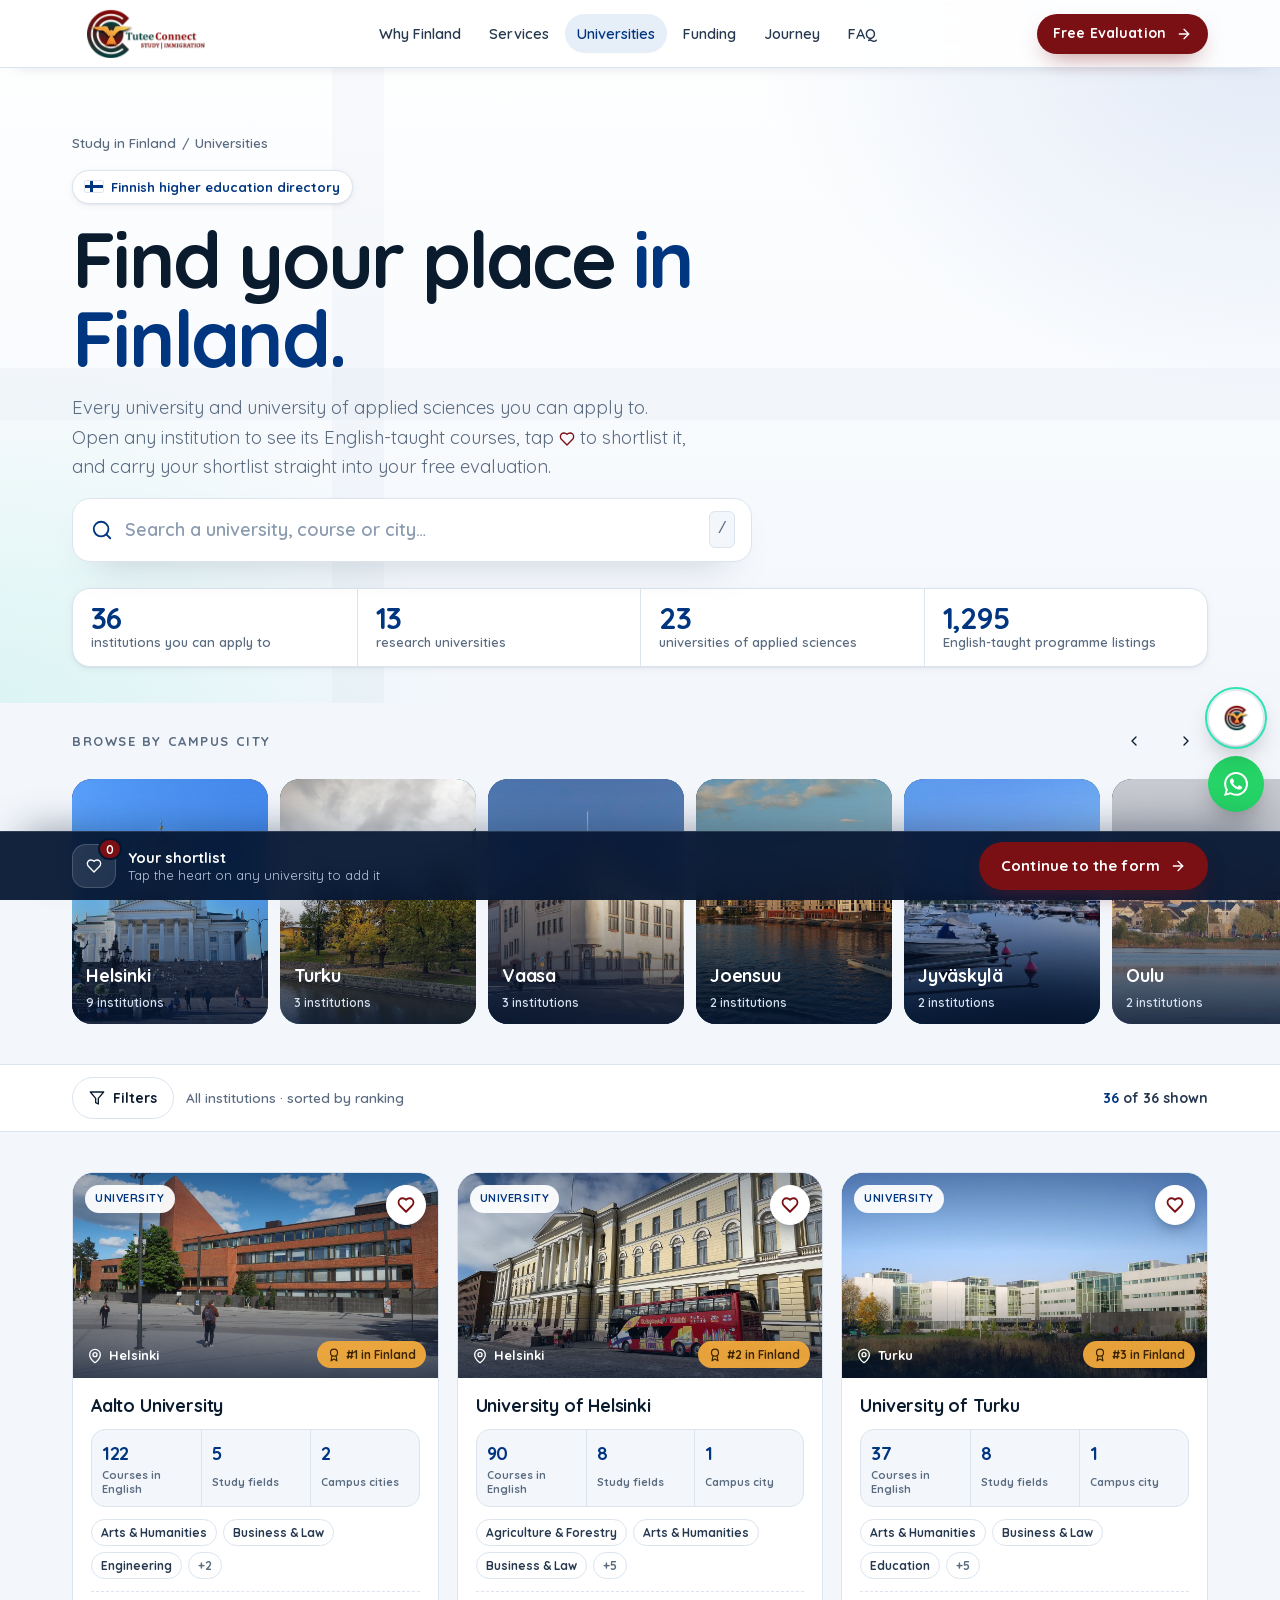
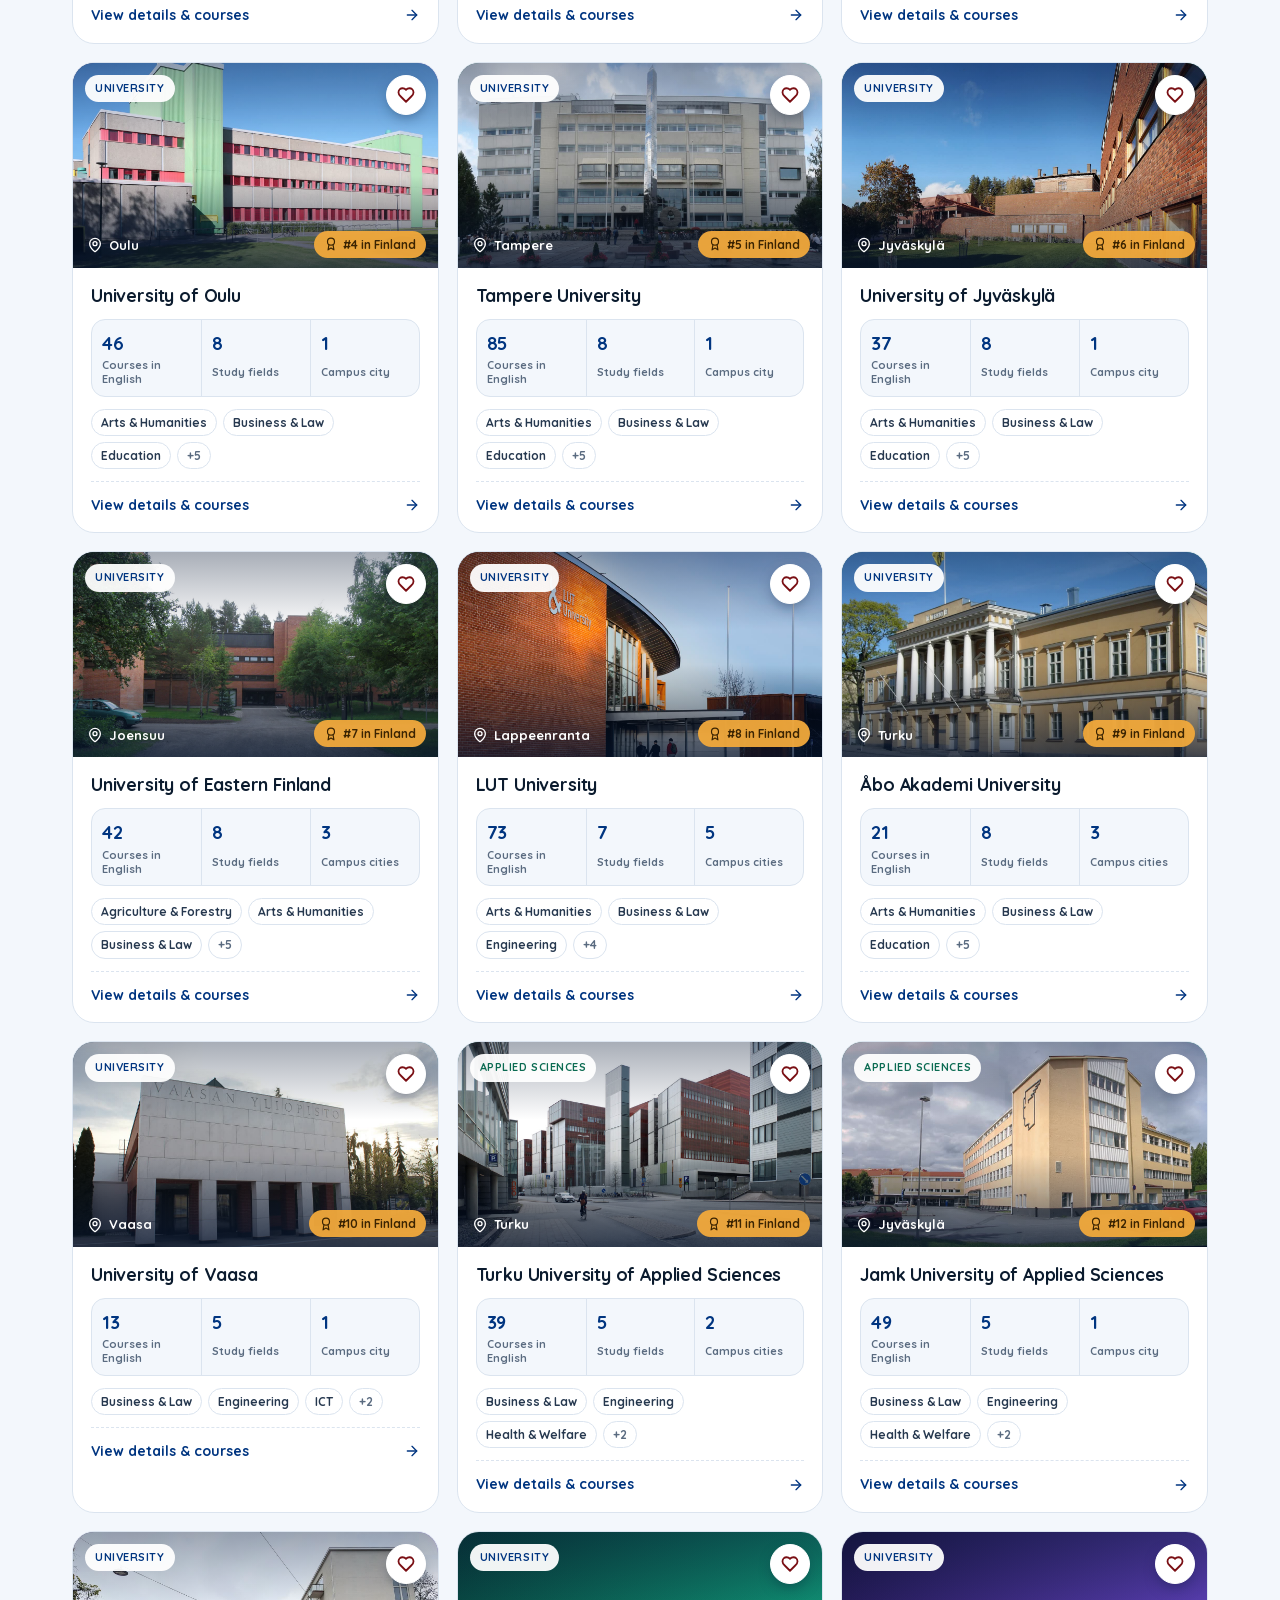
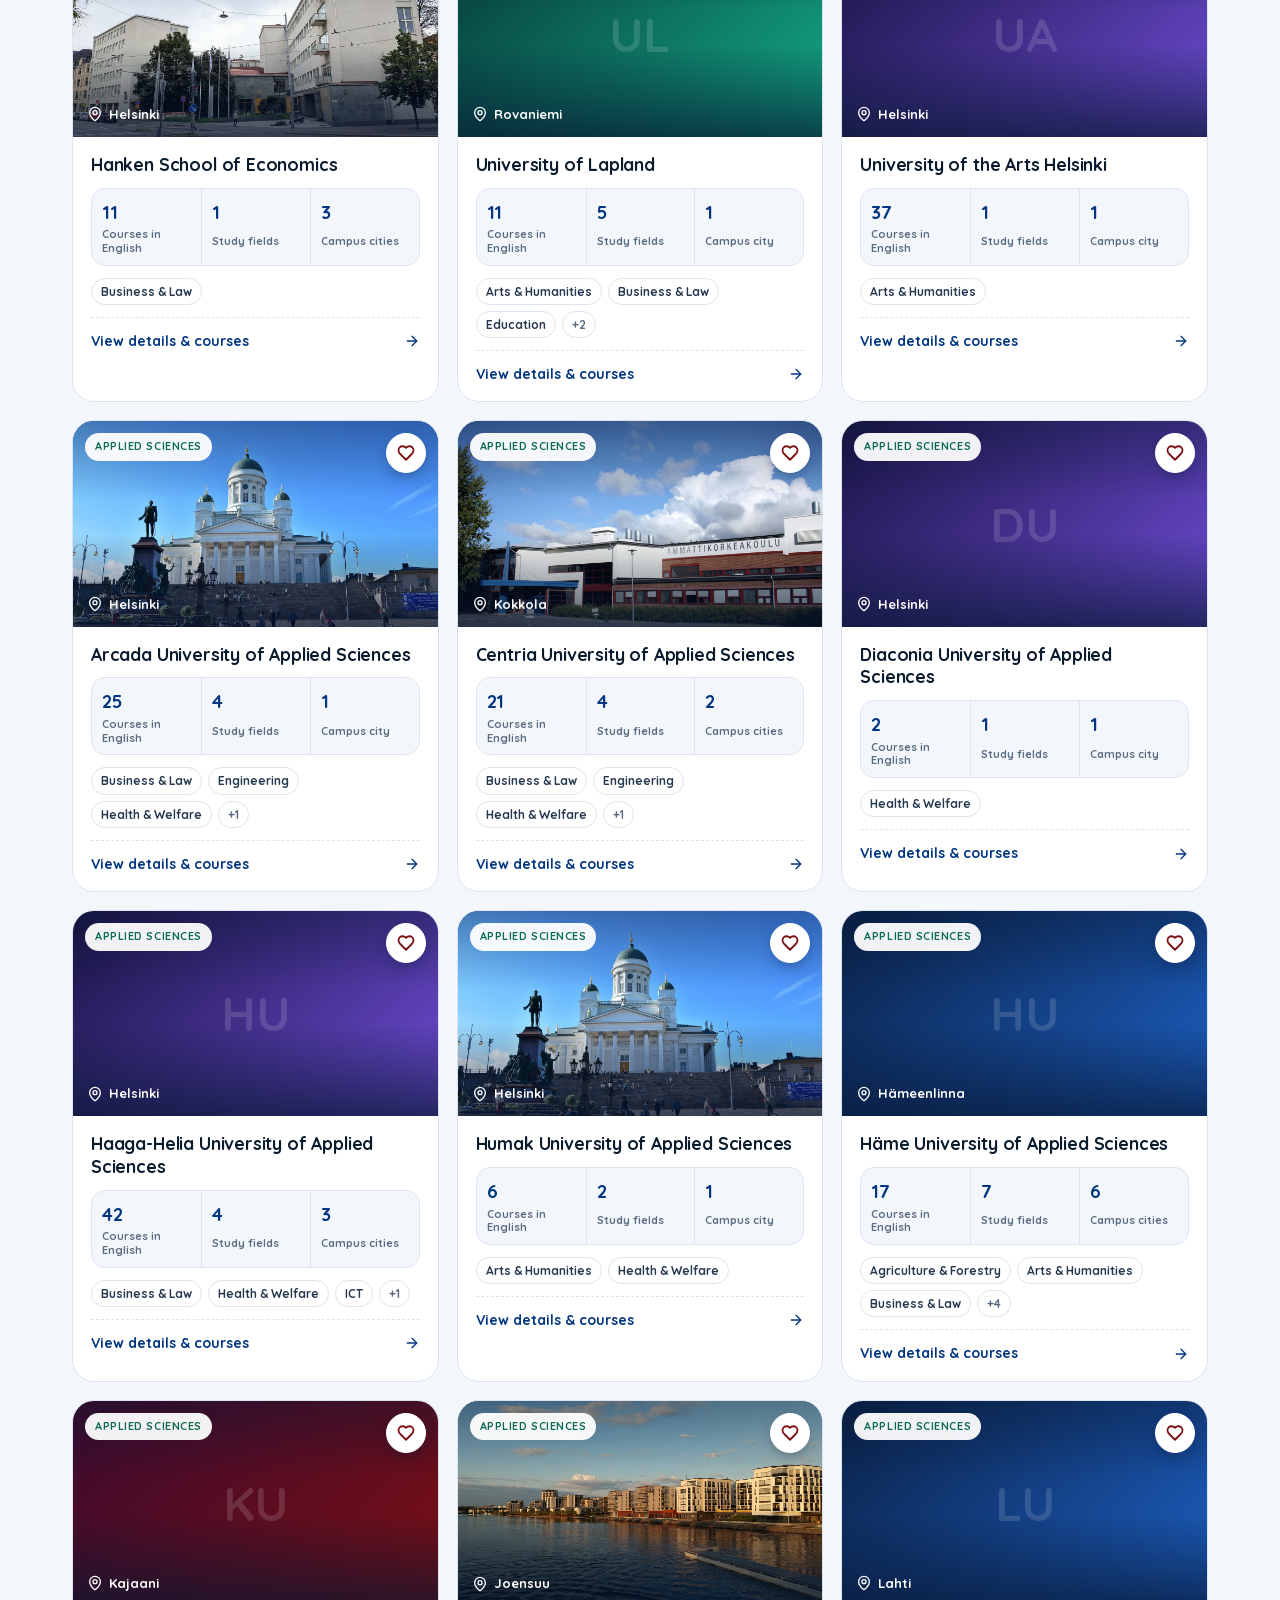
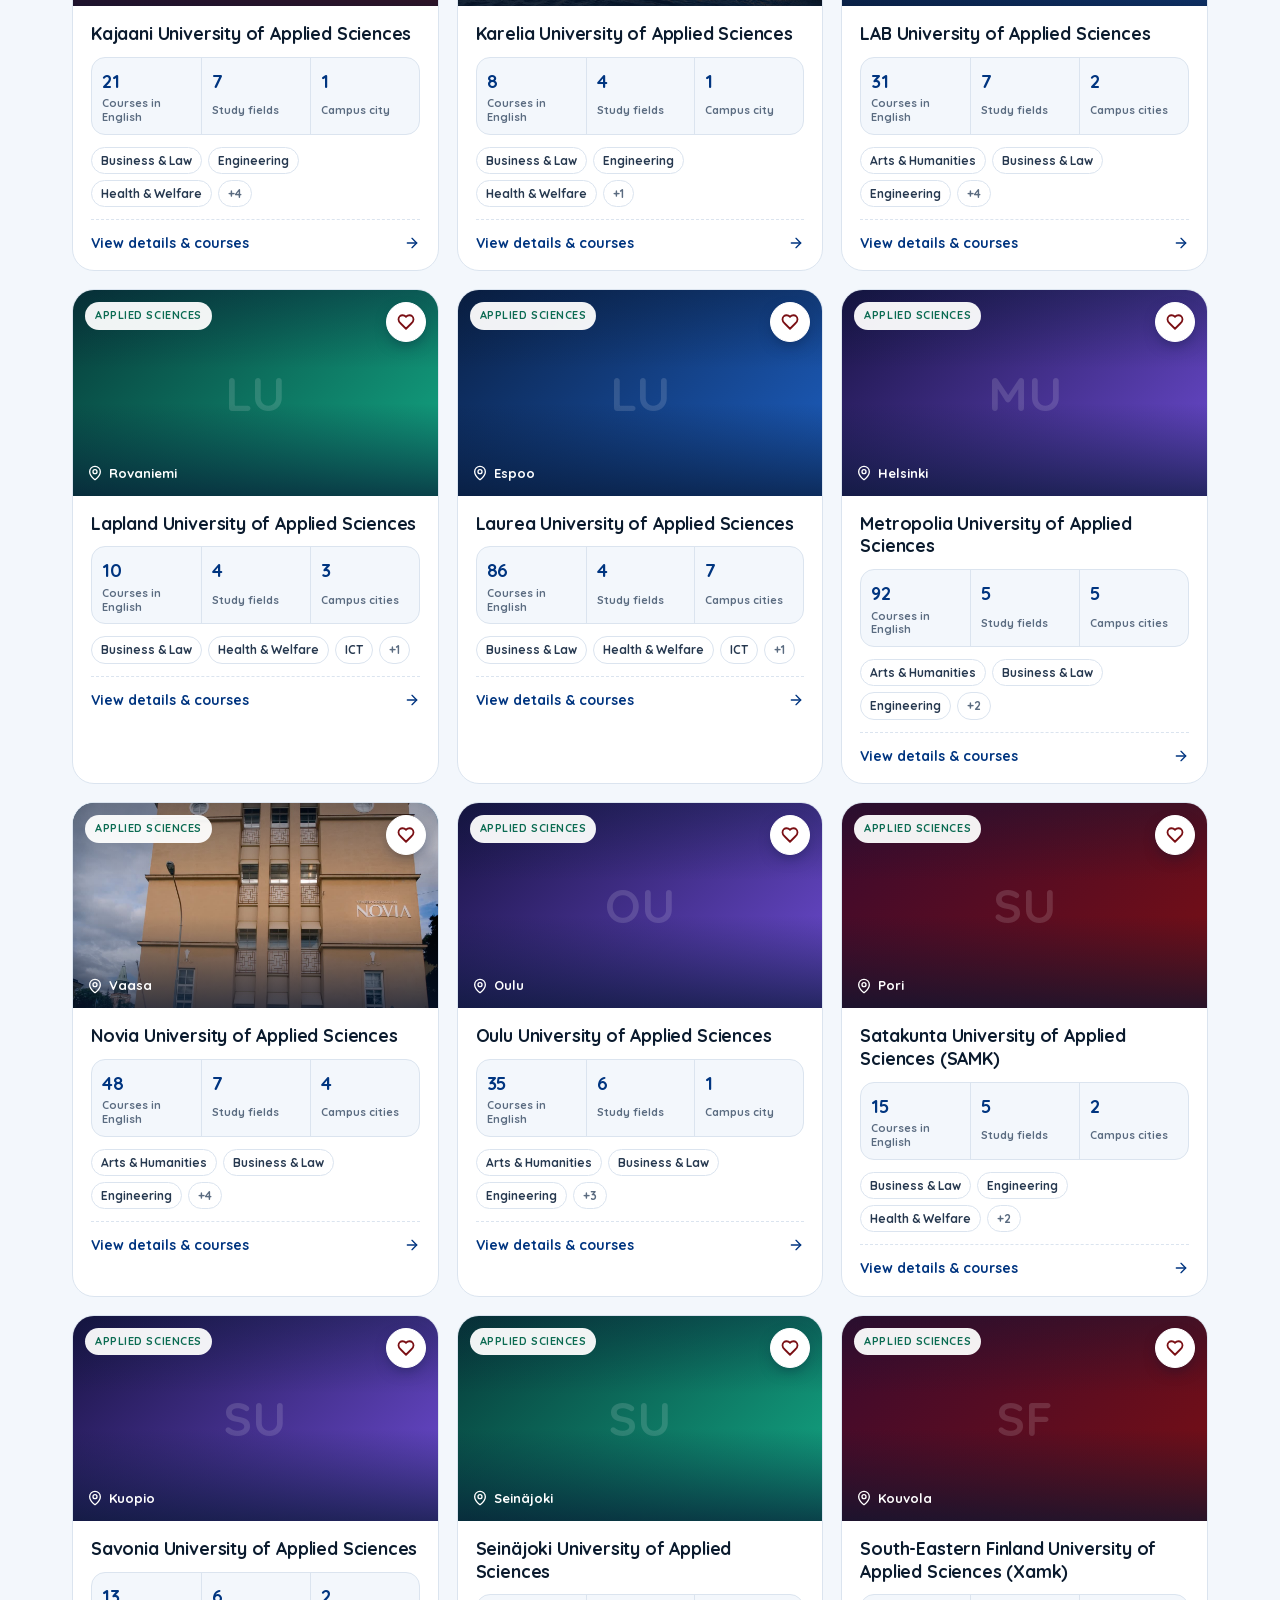
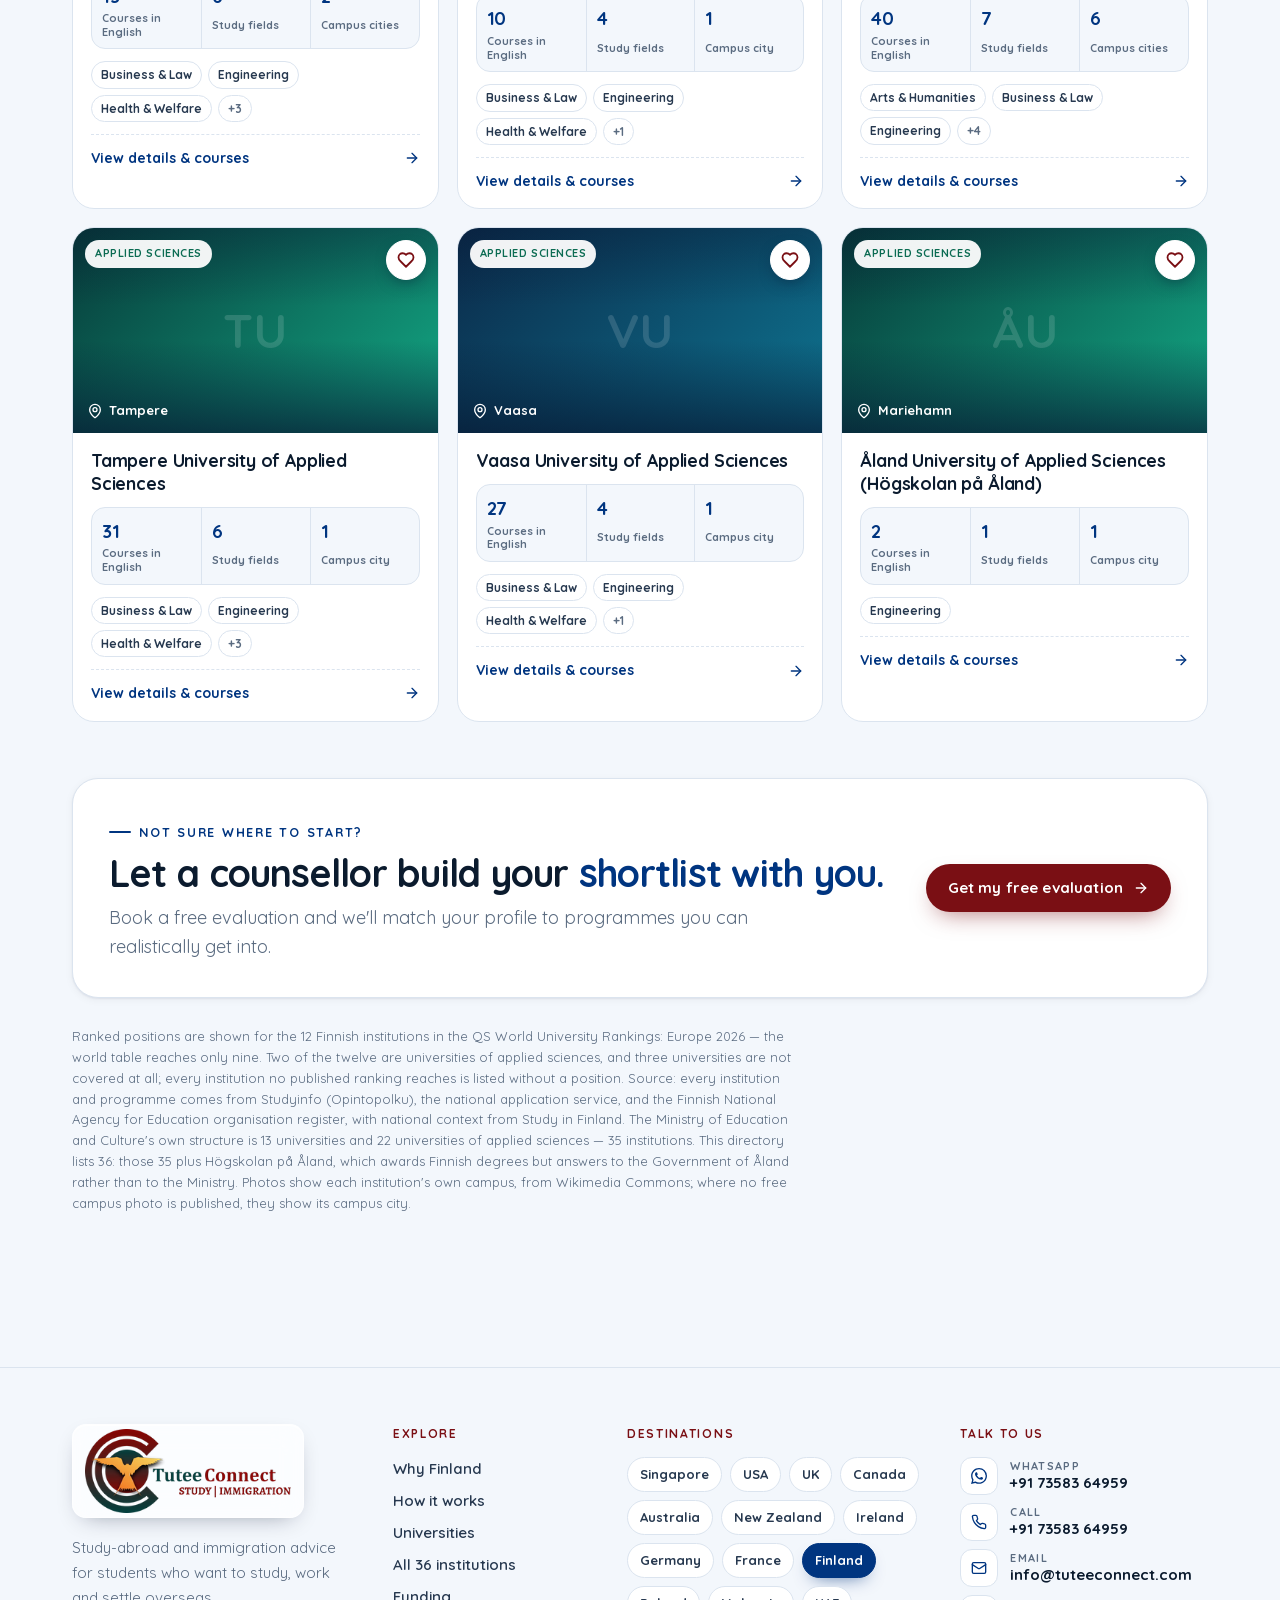
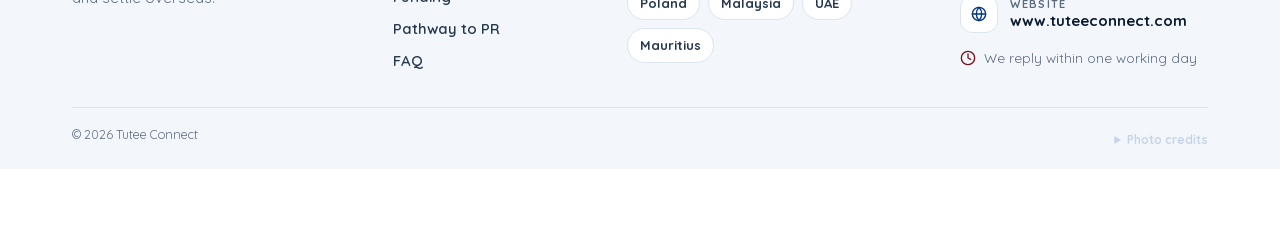
<file: universities.html>
<!DOCTYPE html>
<html lang="en" style="color-scheme: light;">
<head>
  <meta charset="UTF-8">
  <meta name="viewport" content="width=device-width, initial-scale=1.0, viewport-fit=cover">
  <meta name="color-scheme" content="light">
  <meta name="theme-color" content="#061631">
  <title>Finnish Universities &amp; UAS Directory | Tutee Connect</title>
  <link rel="icon" href="./favicon.ico" sizes="48x48">
  <link rel="icon" type="image/png" sizes="32x32" href="./assets/img/logo/fav-32.png?v=4">
  <link rel="icon" type="image/png" sizes="48x48" href="./assets/img/logo/fav-48.png?v=4">
  <link rel="icon" type="image/png" sizes="192x192" href="./assets/img/logo/fav-192.png?v=4">
  <link rel="apple-touch-icon" sizes="180x180" href="./assets/img/logo/apple-touch-icon.png?v=4">
  <meta name="description" content="Search all 36 Finnish higher education institutions by name, study field and city. Open any university for its English-taught courses, shortlist your favourites and get a free profile evaluation from Tutee Connect.">
  <link rel="preload" as="font" type="font/woff2" href="./assets/fonts/quicksand-latin.woff2" crossorigin>
  <link rel="stylesheet" href="./assets/css/quicksand.css">
  <link rel="stylesheet" href="./assets/css/finland.css">
  <link rel="stylesheet" href="./assets/css/unis.css">
</head>
<body class="page-dir has-dock">
<!-- Icon sprite (Lucide, ISC licence) -->
<svg width="0" height="0" style="position:absolute" aria-hidden="true">
  <symbol id="i-arrow" viewBox="0 0 24 24"><path d="M5 12h14"/><path d="m12 5 7 7-7 7"/></symbol>
  <symbol id="i-check" viewBox="0 0 24 24"><circle cx="12" cy="12" r="10"/><path d="m9 12 2 2 4-4"/></symbol>
  <symbol id="i-menu" viewBox="0 0 24 24"><path d="M4 6h16M4 12h16M4 18h16"/></symbol>
  <symbol id="i-x" viewBox="0 0 24 24"><path d="M18 6 6 18M6 6l12 12"/></symbol>
  <symbol id="i-down" viewBox="0 0 24 24"><path d="m6 9 6 6 6-6"/></symbol>
  <symbol id="i-left" viewBox="0 0 24 24"><path d="m15 18-6-6 6-6"/></symbol>
  <symbol id="i-right" viewBox="0 0 24 24"><path d="m9 18 6-6-6-6"/></symbol>
  <symbol id="i-pin" viewBox="0 0 24 24"><path d="M20 10c0 4.993-5.539 10.193-7.399 11.799a1 1 0 0 1-1.202 0C9.539 20.193 4 14.993 4 10a8 8 0 0 1 16 0"/><circle cx="12" cy="10" r="3"/></symbol>
  <symbol id="i-phone" viewBox="0 0 24 24"><path d="M22 16.92v3a2 2 0 0 1-2.18 2 19.79 19.79 0 0 1-8.63-3.07 19.5 19.5 0 0 1-6-6 19.79 19.79 0 0 1-3.07-8.67A2 2 0 0 1 4.11 2h3a2 2 0 0 1 2 1.72c.13.96.36 1.9.7 2.81a2 2 0 0 1-.45 2.11L8.09 9.910a16 16 0 0 0 6 6l1.27-1.27a2 2 0 0 1 2.11-.45c.91.34 1.85.57 2.81.7A2 2 0 0 1 22 16.92z"/></symbol>
  <symbol id="i-mail" viewBox="0 0 24 24"><rect width="20" height="16" x="2" y="4" rx="2"/><path d="m22 7-8.97 5.7a1.94 1.94 0 0 1-2.06 0L2 7"/></symbol>
  <symbol id="i-user" viewBox="0 0 24 24"><path d="M19 21v-2a4 4 0 0 0-4-4H9a4 4 0 0 0-4 4v2"/><circle cx="12" cy="7" r="4"/></symbol>
  <symbol id="i-users" viewBox="0 0 24 24"><path d="M16 21v-2a4 4 0 0 0-4-4H6a4 4 0 0 0-4 4v2"/><path d="M16 3.128a4 4 0 0 1 0 7.744"/><path d="M22 21v-2a4 4 0 0 0-3-3.87"/><circle cx="9" cy="7" r="4"/></symbol>
  <symbol id="i-cap" viewBox="0 0 24 24"><path d="M21.42 10.922a1 1 0 0 0-.019-1.838L12.83 5.18a2 2 0 0 0-1.66 0L2.6 9.08a1 1 0 0 0 0 1.832l8.57 3.908a2 2 0 0 0 1.66 0z"/><path d="M22 10v6"/><path d="M6 12.5V16a6 3 0 0 0 12 0v-3.5"/></symbol>
  <symbol id="i-brief" viewBox="0 0 24 24"><path d="M16 20V4a2 2 0 0 0-2-2h-4a2 2 0 0 0-2 2v16"/><rect width="20" height="14" x="2" y="6" rx="2"/></symbol>
  <symbol id="i-building" viewBox="0 0 24 24"><path d="M10 12h4"/><path d="M10 8h4"/><path d="M14 21v-3a2 2 0 0 0-4 0v3"/><path d="M6 10H4a2 2 0 0 0-2 2v7a2 2 0 0 0 2 2h16a2 2 0 0 0 2-2V9a2 2 0 0 0-2-2h-2"/><path d="M6 21V5a2 2 0 0 1 2-2h8a2 2 0 0 1 2 2v16"/></symbol>
  <symbol id="i-award" viewBox="0 0 24 24"><circle cx="12" cy="8" r="6"/><path d="M15.477 12.89 17 22l-5-3-5 3 1.523-9.11"/></symbol>
  <symbol id="i-banknote" viewBox="0 0 24 24"><rect width="20" height="12" x="2" y="6" rx="2"/><circle cx="12" cy="12" r="2"/><path d="M6 12h.01M18 12h.01"/></symbol>
  <symbol id="i-pen" viewBox="0 0 24 24"><path d="m18 5-2.414-2.414A2 2 0 0 0 14.172 2H6a2 2 0 0 0-2 2v16a2 2 0 0 0 2 2h12a2 2 0 0 0 2-2"/><path d="M21.378 12.626a1 1 0 0 0-3.004-3.004l-4.010 4.012a2 2 0 0 0-.506.854l-.837 2.87a.5.5 0 0 0 .62.62l2.87-.837a2 2 0 0 0 .854-.506z"/><path d="M8 18h1"/></symbol>
  <symbol id="i-clip" viewBox="0 0 24 24"><rect width="8" height="4" x="8" y="2" rx="1"/><path d="M16 4h2a2 2 0 0 1 2 2v14a2 2 0 0 1-2 2H6a2 2 0 0 1-2-2V6a2 2 0 0 1 2-2h2"/><path d="m9 14 2 2 4-4"/></symbol>
  <symbol id="i-msg" viewBox="0 0 24 24"><path d="M22 17a2 2 0 0 1-2 2H6.828a2 2 0 0 0-1.414.586l-2.202 2.202A.71.71 0 0 1 2 21.286V5a2 2 0 0 1 2-2h16a2 2 0 0 1 2 2z"/><path d="M12 11h.01M16 11h.01M8 11h.01"/></symbol>
  <symbol id="i-plane" viewBox="0 0 24 24"><path d="M2 22h20"/><path d="M6.36 17.4 4 17l-2-4 1.1-.55a2 2 0 0 1 1.8 0l.17.1a2 2 0 0 0 1.8 0L8 12 5 6l.9-.45a2 2 0 0 1 2.09.2l4.02 3a2 2 0 0 0 2.1.2l4.19-2.06a2.41 2.41 0 0 1 1.73-.17L21 7a1.4 1.4 0 0 1 .87 1.99l-.38.76c-.23.46-.6.84-1.07 1.08L7.58 17.2a2 2 0 0 1-1.22.18Z"/></symbol>
  <symbol id="i-euro" viewBox="0 0 24 24"><circle cx="12" cy="12" r="10"/><path d="M7 12h5"/><path d="M15 9.4a4 4 0 1 0 0 5.2"/></symbol>
  <symbol id="i-house" viewBox="0 0 24 24"><path d="M15 21v-8a1 1 0 0 0-1-1h-4a1 1 0 0 0-1 1v8"/><path d="M3 10a2 2 0 0 1 .709-1.528l7-6a2 2 0 0 1 2.582 0l7 6A2 2 0 0 1 21 10v9a2 2 0 0 1-2 2H5a2 2 0 0 1-2-2z"/></symbol>
  <symbol id="i-shield" viewBox="0 0 24 24"><path d="M20 13c0 5-3.5 7.5-7.66 8.95a1 1 0 0 1-.67-.01C7.5 20.5 4 18 4 13V6a1 1 0 0 1 1-1c2 0 4.5-1.2 6.24-2.72a1.17 1.17 0 0 1 1.52 0C14.51 3.81 17 5 19 5a1 1 0 0 1 1 1z"/><path d="m9 12 2 2 4-4"/></symbol>
  <symbol id="i-bank" viewBox="0 0 24 24"><path d="M3 22h18"/><path d="M6 18v-7M10 18v-7M14 18v-7M18 18v-7"/><path d="M12 2l8 5H4z"/></symbol>
  <symbol id="i-spark" viewBox="0 0 24 24"><path d="M12 3l1.9 5.1L19 10l-5.1 1.9L12 17l-1.9-5.1L5 10l5.1-1.9z"/><path d="M19 3v4M17 5h4"/></symbol>
  <symbol id="i-clock" viewBox="0 0 24 24"><circle cx="12" cy="12" r="10"/><path d="M12 6v6l4 2"/></symbol>
  <symbol id="i-snow" viewBox="0 0 24 24"><path d="M12 2v20M2 12h20M4.9 4.9l14.2 14.2M19.1 4.9 4.9 19.1"/><path d="m9 4 3 3 3-3M9 20l3-3 3 3M4 9l3 3-3 3M20 9l-3 3 3 3"/></symbol>
  <symbol id="i-globe" viewBox="0 0 24 24"><circle cx="12" cy="12" r="10"/><path d="M12 2a14.5 14.5 0 0 0 0 20 14.5 14.5 0 0 0 0-20"/><path d="M2 12h20"/></symbol>
  <symbol id="i-send" viewBox="0 0 24 24"><path d="m22 2-7 20-4-9-9-4z"/><path d="M22 2 11 13"/></symbol>
  <symbol id="i-refresh" viewBox="0 0 24 24"><path d="M3 12a9 9 0 0 1 9-9 9.75 9.75 0 0 1 6.74 2.74L21 8"/><path d="M21 3v5h-5"/><path d="M21 12a9 9 0 0 1-9 9 9.75 9.75 0 0 1-6.74-2.74L3 16"/><path d="M8 16H3v5"/></symbol>
  <symbol id="i-star" viewBox="0 0 24 24"><path d="M12 2l3.09 6.26L22 9.27l-5 4.87 1.18 6.88L12 17.77l-6.18 3.25L7 14.14 2 9.27l6.91-1.01z"/></symbol>
  <symbol id="i-up" viewBox="0 0 24 24"><path d="M7 7h10v10"/><path d="M7 17 17 7"/></symbol>
  <symbol id="i-search" viewBox="0 0 24 24"><circle cx="11" cy="11" r="8"/><path d="m21 21-4.3-4.3"/></symbol>
  <symbol id="i-cpu" viewBox="0 0 24 24"><rect x="4" y="4" width="16" height="16" rx="2"/><rect x="9" y="9" width="6" height="6"/><path d="M9 1v3M15 1v3M9 20v3M15 20v3M20 9h3M20 14h3M1 9h3M1 14h3"/></symbol>
  <symbol id="i-chart" viewBox="0 0 24 24"><path d="M3 3v18h18"/><path d="M18 17V9M13 17V5M8 17v-3"/></symbol>
  <symbol id="i-heart" viewBox="0 0 24 24"><path d="M19 14c1.49-1.46 3-3.21 3-5.5A5.5 5.5 0 0 0 16.5 3c-1.76 0-3 .5-4.5 2-1.5-1.5-2.74-2-4.5-2A5.5 5.5 0 0 0 2 8.5c0 2.3 1.5 4.05 3 5.5l7 7Z"/></symbol>
  <symbol id="i-palette" viewBox="0 0 24 24"><circle cx="13.5" cy="6.5" r="1"/><circle cx="17.5" cy="10.5" r="1"/><circle cx="8.5" cy="7.5" r="1"/><circle cx="6.5" cy="12.5" r="1"/><path d="M12 2C6.5 2 2 6.5 2 12s4.5 10 10 10c.926 0 1.648-.746 1.648-1.688 0-.437-.18-.835-.437-1.125-.29-.289-.438-.652-.438-1.125a1.64 1.64 0 0 1 1.668-1.668h1.996c3.051 0 5.555-2.503 5.555-5.554C21.965 6.012 17.461 2 12 2z"/></symbol>
  <symbol id="i-book" viewBox="0 0 24 24"><path d="M4 19.5v-15A2.5 2.5 0 0 1 6.5 2H20v20H6.5a2.5 2.5 0 0 1 0-5H20"/></symbol>
  <symbol id="i-flask" viewBox="0 0 24 24"><path d="M9 3h6M10 3v7.4L4.6 19a2 2 0 0 0 1.7 3h11.4a2 2 0 0 0 1.7-3L14 10.4V3"/><path d="M7 16h10"/></symbol>
  <symbol id="i-waves" viewBox="0 0 24 24"><path d="M2 6c.6.5 1.2 1 2.5 1C7 7 7 5 9.5 5c2.6 0 2.4 2 5 2 2.5 0 2.5-2 5-2 1.3 0 1.9.5 2.5 1"/><path d="M2 12c.6.5 1.2 1 2.5 1 2.5 0 2.5-2 5-2 2.6 0 2.4 2 5 2 2.5 0 2.5-2 5-2 1.3 0 1.9.5 2.5 1"/><path d="M2 18c.6.5 1.2 1 2.5 1 2.5 0 2.5-2 5-2 2.6 0 2.4 2 5 2 2.5 0 2.5-2 5-2 1.3 0 1.9.5 2.5 1"/></symbol>
  <symbol id="i-anchor" viewBox="0 0 24 24"><circle cx="12" cy="5" r="3"/><path d="M12 22V8M5 12H2a10 10 0 0 0 20 0h-3"/></symbol>
  <symbol id="i-mountain" viewBox="0 0 24 24"><path d="m8 3 4 8 5-5 5 15H2L8 3z"/></symbol>
  <symbol id="i-sun" viewBox="0 0 24 24"><circle cx="12" cy="12" r="4"/><path d="M12 2v2M12 20v2M4.93 4.93l1.41 1.41M17.66 17.66l1.41 1.41M2 12h2M20 12h2M6.34 17.66l-1.41 1.41M19.07 4.93l-1.41 1.41"/></symbol>
  <symbol id="i-moon" viewBox="0 0 24 24"><path d="M12 3a6 6 0 0 0 9 9 9 9 0 1 1-9-9Z"/></symbol>
  <symbol id="i-leaf" viewBox="0 0 24 24"><path d="M11 20A7 7 0 0 1 9.8 6.1C15.5 5 17 4.48 19 2c1 2 2 4.18 2 8 0 5.5-4.78 10-10 10Z"/><path d="M2 21c0-3 1.85-5.36 5.08-6C9.5 14.52 12 13 13 12"/></symbol>
  <symbol id="i-sprout" viewBox="0 0 24 24"><path d="M7 20h10"/><path d="M10 20c5.5-2.5.8-6.4 3-10"/><path d="M9.5 9.4c1.1.8 1.8 2.2 2.3 3.7-2 .4-3.5.4-4.8-.3-1.2-.6-2.3-1.9-3-4.2 2.8-.5 4.4 0 5.5.8z"/><path d="M14.1 6a7 7 0 0 0-1.1 4c1.9-.1 3.3-.6 4.3-1.4 1-1 1.6-2.3 1.7-4.6-2.7.1-4 1-4.9 2z"/></symbol>
  <symbol id="i-fb" viewBox="0 0 24 24"><path d="M18 2h-3a5 5 0 0 0-5 5v3H7v4h3v8h4v-8h3l1-4h-4V7a1 1 0 0 1 1-1h3z"/></symbol>
  <symbol id="i-ig" viewBox="0 0 24 24"><rect width="20" height="20" x="2" y="2" rx="5"/><path d="M16 11.37A4 4 0 1 1 12.63 8 4 4 0 0 1 16 11.37z"/><path d="M17.5 6.5h.01"/></symbol>
  <symbol id="i-in" viewBox="0 0 24 24"><path d="M16 8a6 6 0 0 1 6 6v7h-4v-7a2 2 0 0 0-2-2 2 2 0 0 0-2 2v7h-4v-7a6 6 0 0 1 6-6z"/><rect width="4" height="12" x="2" y="9"/><circle cx="4" cy="4" r="2"/></symbol>
  <symbol id="i-xlogo" viewBox="0 0 24 24"><path d="M4 4l16 16M20 4 4 20"/></symbol>
  <symbol id="i-wa" viewBox="0 0 24 24"><path d="M17.472 14.382c-.297-.149-1.758-.867-2.03-.967-.273-.099-.471-.148-.67.15-.197.297-.767.966-.94 1.164-.173.199-.347.223-.644.075-.297-.15-1.255-.463-2.39-1.475-.883-.788-1.48-1.761-1.653-2.059-.173-.297-.018-.458.13-.606.134-.133.298-.347.446-.52.149-.174.198-.298.298-.497.099-.198.05-.371-.025-.52-.075-.149-.669-1.612-.916-2.207-.242-.579-.487-.5-.669-.51-.173-.008-.371-.01-.57-.01-.198 0-.52.074-.792.372-.272.297-1.04 1.016-1.04 2.479 0 1.462 1.065 2.875 1.213 3.074.149.198 2.096 3.2 5.077 4.487.709.306 1.262.489 1.694.625.712.227 1.36.195 1.871.118.571-.085 1.758-.719 2.006-1.413.248-.694.248-1.289.173-1.413-.074-.124-.272-.198-.57-.347m-5.421 7.403h-.004a9.87 9.87 0 01-5.031-1.378l-.361-.214-3.741.982.998-3.648-.235-.374a9.86 9.86 0 01-1.51-5.26c.001-5.45 4.436-9.884 9.888-9.884 2.64 0 5.122 1.03 6.988 2.898a9.825 9.825 0 012.893 6.994c-.003 5.45-4.437 9.884-9.885 9.884m8.413-18.297A11.815 11.815 0 0012.05 0C5.495 0 .16 5.335.157 11.892c0 2.096.547 4.142 1.588 5.945L.057 24l6.305-1.654a11.882 11.882 0 005.683 1.448h.005c6.554 0 11.89-5.335 11.893-11.893a11.821 11.821 0 00-3.48-8.413z"/></symbol>
  <symbol id="i-filter" viewBox="0 0 24 24"><path d="M22 3H2l8 9.46V19l4 2v-8.54L22 3z"/></symbol>
  <symbol id="i-grid" viewBox="0 0 24 24"><rect width="7" height="7" x="3" y="3" rx="1"/><rect width="7" height="7" x="14" y="3" rx="1"/><rect width="7" height="7" x="14" y="14" rx="1"/><rect width="7" height="7" x="3" y="14" rx="1"/></symbol>
  <symbol id="i-list" viewBox="0 0 24 24"><path d="M3 5h.01M3 12h.01M3 19h.01M8 5h13M8 12h13M8 19h13"/></symbol>
  <symbol id="flag-fi" viewBox="0 0 18 11"><rect width="18" height="11" fill="#fff"/><rect x="5" width="3" height="11" fill="#003580"/><rect y="4" width="18" height="3" fill="#003580"/></symbol>
</svg>
<a class="sr-only" href="#results">Skip to the directory</a>
<div class="progress" data-progress aria-hidden="true"></div>
<canvas class="fx" data-fx aria-hidden="true"></canvas>
<!-- ============================== HEADER ============================== -->
<header class="header" data-header>
  <div class="container header__row">
    <a class="logo" href="./index.html" aria-label="Tutee Connect, back to top">
      <span class="logo__plate"><img class="brandmark brandmark--header" src="./assets/img/logo/logo-640.png?v=2" srcset="./assets/img/logo/logo-280.png?v=2 280w, ./assets/img/logo/logo-420.png?v=2 420w, ./assets/img/logo/logo-640.png?v=2 640w, ./assets/img/logo/logo.png?v=2 2000w" sizes="148px" width="2000" height="814" alt="Tutee Connect, Study | Immigration"></span>
    </a>
    <nav class="nav" aria-label="Primary">
      <a href="./index.html#why" data-nav="why">Why Finland</a>
      <a href="./index.html#services" data-nav="services">Services</a>
      <a href="./universities.html" class="is-active" aria-current="page">Universities</a>
      <a href="./index.html#scholarships" data-nav="scholarships">Funding</a>
      <a href="./index.html#relocate" data-nav="relocate">Journey</a>
      <a href="./index.html#faq" data-nav="faq">FAQ</a>
    </nav>
    <div class="header__cta">
      <a class="btn btn-primary btn-sm" href="./index.html#contact" data-magnet>Free Evaluation<svg class="ico ico-sm ico-arrow"><use href="#i-arrow"/></svg></a>
    </div>
    <button class="burger" type="button" aria-label="Open menu" aria-expanded="false" aria-controls="drawer" data-menu-open><svg class="ico"><use href="#i-menu"/></svg></button>
  </div>
</header>

<div class="drawer" id="drawer" data-drawer>
  <div class="drawer__backdrop" data-menu-close></div>
  <div class="drawer__panel" role="dialog" aria-modal="true" aria-label="Menu">
    <div class="drawer__top">
      <img loading="lazy" class="brandmark brandmark--drawer" src="./assets/img/logo/logo-640.png?v=2" srcset="./assets/img/logo/logo-280.png?v=2 280w, ./assets/img/logo/logo-420.png?v=2 420w, ./assets/img/logo/logo-640.png?v=2 640w, ./assets/img/logo/logo.png?v=2 2000w" sizes="138px" width="2000" height="814" alt="Tutee Connect, Study | Immigration">
      <button class="icon-btn" type="button" aria-label="Close menu" data-menu-close><svg class="ico"><use href="#i-x"/></svg></button>
    </div>
    <div class="drawer__links">
      <a href="./index.html#why">Why Finland <svg class="ico ico-sm"><use href="#i-right"/></svg></a>
      <a href="./index.html#services">Services <svg class="ico ico-sm"><use href="#i-right"/></svg></a>
      <a href="./index.html#universities">Top universities <svg class="ico ico-sm"><use href="#i-right"/></svg></a>
      <a href="./universities.html">All 36 institutions <svg class="ico ico-sm"><use href="#i-up"/></svg></a>
      <a href="./index.html#scholarships">Scholarships &amp; loans <svg class="ico ico-sm"><use href="#i-right"/></svg></a>
      <a href="./index.html#relocate">Your journey <svg class="ico ico-sm"><use href="#i-right"/></svg></a>
      <a href="./index.html#testimonials">Student stories <svg class="ico ico-sm"><use href="#i-right"/></svg></a>
      <a href="./index.html#faq">FAQ <svg class="ico ico-sm"><use href="#i-right"/></svg></a>
      <a href="https://tuteeconnect.com/about.html" target="_blank" rel="noopener">About Tutee Connect <svg class="ico ico-sm"><use href="#i-up"/></svg></a>
    </div>
    <a class="btn btn-primary btn-block" href="./index.html#contact">Get my free evaluation<svg class="ico ico-sm ico-arrow"><use href="#i-arrow"/></svg></a>
  </div>
</div>

<main>
<section class="ux-hero">
  <div class="container ux-hero__grid">
    <div class="ux-hero__copy">
      <nav class="crumbs reveal" aria-label="Breadcrumb"><a href="./index.html">Study in Finland</a><span aria-hidden="true">/</span><span>Universities</span></nav>
      <span class="ux-eyebrow reveal" style="--d:.05s"><svg class="flag" aria-hidden="true"><use href="#flag-fi"/></svg>Finnish higher education directory</span>
      <h1 class="ux-title reveal" style="--d:.1s">Find your place <span class="text-blue">in Finland.</span></h1>
      <p class="ux-lead reveal" style="--d:.15s">Every university and university of applied sciences you can apply to. Open any institution to see its English-taught courses, tap <svg class="ico ico-sm ux-inline-ico" aria-hidden="true"><use href="#i-heart"/></svg> to shortlist it, and carry your shortlist straight into your free evaluation.</p>
      <label class="ux-search reveal" style="--d:.2s">
        <svg class="ico" aria-hidden="true"><use href="#i-search"/></svg>
        <input type="search" placeholder="Search a university, course or city…" aria-label="Search institutions" autocomplete="off" data-search data-typewriter="Try “Aalto”…|Try “nursing”…|Try “Tampere”…|Try “game design”…|Try “Rovaniemi”…">
        <kbd aria-hidden="true">/</kbd>
        <button type="button" aria-label="Clear search" data-clear hidden><svg class="ico ico-sm"><use href="#i-x"/></svg></button>
      </label>
    </div>
    <aside class="ux-stats reveal" style="--d:.2s" aria-label="Directory at a glance">
      <div class="ux-stat ux-stat--big"><b data-stat="all">36</b><span>institutions you can apply to</span></div>
      <div class="ux-stat"><b data-stat="uni">13</b><span>research universities</span></div>
      <div class="ux-stat"><b data-stat="uas">23</b><span>universities of applied sciences</span></div>
      <div class="ux-stat ux-stat--wide"><b data-stat="progs">1,295</b><span>English-taught programme listings</span></div>
    </aside>
  </div>
</section>

<section class="ux-cities" aria-labelledby="ux-cities-h">
  <div class="container">
    <div class="ux-cities__head">
      <h2 id="ux-cities-h">Browse by campus city</h2>
      <div class="ux-cities__nav">
        <button class="icon-btn" type="button" aria-label="Scroll cities left" data-rail="-1"><svg class="ico ico-sm"><use href="#i-left"/></svg></button>
        <button class="icon-btn" type="button" aria-label="Scroll cities right" data-rail="1"><svg class="ico ico-sm"><use href="#i-right"/></svg></button>
      </div>
    </div>
  </div>
  <div class="ux-rail" data-city-rail></div>
</section>

<div class="dir-bar">
  <div class="container dir-bar__row">
    <button class="fbtn" type="button" aria-haspopup="dialog" aria-expanded="false" aria-controls="filter-panel" data-filter-open>
      <svg class="ico ico-sm" aria-hidden="true"><use href="#i-filter"/></svg><span>Filters</span><b class="fbtn__n" data-filter-n hidden>0</b>
    </button>
    <div class="fchips" data-active-chips aria-label="Active filters"></div>
    <span class="dir-bar__count" data-count-out aria-live="polite"></span>
  </div>
  <div class="fpanel" id="filter-panel" role="dialog" aria-modal="false" aria-label="Filter institutions" data-filter-panel hidden>
    <div class="fpanel__bg" data-filter-close></div>
    <div class="fpanel__box">
      <div class="fpanel__head">
        <h2>Filters</h2>
        <button class="link-btn" type="button" data-reset>Reset all</button>
        <button class="icon-btn fpanel__x" type="button" aria-label="Close filters" data-filter-close><svg class="ico ico-sm"><use href="#i-x"/></svg></button>
      </div>
      <div class="fpanel__body">
        <fieldset class="fgroup">
          <legend>Institution type</legend>
          <div class="fopts" role="group" aria-label="Institution type">
            <button type="button" data-type="" aria-pressed="true">All</button>
            <button type="button" data-type="uni" aria-pressed="false">Universities</button>
            <button type="button" data-type="uas" aria-pressed="false">Applied sciences</button>
          </div>
        </fieldset>
        <fieldset class="fgroup">
          <legend>Study field</legend>
          <div class="fopts fopts--wrap" role="group" aria-label="Study field" data-field-opts></div>
        </fieldset>
        <fieldset class="fgroup">
          <legend>Sort by</legend>
          <div class="fopts" role="group" aria-label="Sort by">
            <button type="button" data-sort-opt="rank" aria-pressed="true">Ranking</button>
            <button type="button" data-sort-opt="name" aria-pressed="false">A&ndash;Z</button>
            <button type="button" data-sort-opt="programmes" aria-pressed="false">Most courses</button>
          </div>
        </fieldset>
      </div>
      <div class="fpanel__foot"><button class="btn btn-primary btn-block" type="button" data-filter-close data-filter-show>Show results</button></div>
    </div>
  </div>
</div>

<section class="dir-main" id="results" data-results>
  <div class="container">
    <div class="dir-grid" data-uni-grid></div>
    <div class="dir-empty" data-empty hidden>
      <b>No institutions match that.</b>
      <span>Try another spelling, or clear the filters.</span>
      <button class="btn btn-blue btn-sm" type="button" data-reset>Reset filters</button>
    </div>

    <div class="ux-cta reveal">
      <div>
        <span class="eyebrow">Not sure where to start?</span>
        <h2 class="h2">Let a counsellor build your <span class="text-blue">shortlist with you.</span></h2>
        <p class="lead">Book a free evaluation and we'll match your profile to programmes you can realistically get into.</p>
      </div>
      <a class="btn btn-primary" href="./index.html#contact" data-magnet>Get my free evaluation<svg class="ico ico-sm ico-arrow"><use href="#i-arrow"/></svg></a>
    </div>

    <p class="dir-note">Ranked positions are shown for the 12 Finnish institutions in the QS World University Rankings: Europe 2026 &mdash; the world table reaches only nine. Two of the twelve are universities of applied sciences, and three universities are not covered at all; every institution no published ranking reaches is listed without a position. Source: every institution and programme comes from Studyinfo (Opintopolku), the national application service, and the Finnish National Agency for Education organisation register, with national context from Study in Finland. The Ministry of Education and Culture's own structure is 13 universities and 22 universities of applied sciences &mdash; 35 institutions. This directory lists 36: those 35 plus Högskolan på Åland, which awards Finnish degrees but answers to the Government of Åland rather than to the Ministry. Photos show each institution's own campus, from Wikimedia Commons; where no free campus photo is published, they show its campus city.</p>
  </div>
</section>
</main>

<footer class="footer ft">
  <div class="container">
    <div class="ft__grid">
      <div class="ft__brand">
        <a href="./index.html#home" class="logo__plate" aria-label="Tutee Connect home"><img loading="lazy" class="brandmark brandmark--footer" src="./assets/img/logo/logo-640.png?v=2" srcset="./assets/img/logo/logo-280.png?v=2 280w, ./assets/img/logo/logo-420.png?v=2 420w, ./assets/img/logo/logo-640.png?v=2 640w, ./assets/img/logo/logo.png?v=2 2000w" sizes="207px" width="2000" height="814" alt="Tutee Connect, Study | Immigration"></a>
        <p>Study-abroad and immigration advice for students who want to study, work and settle overseas.</p>
      </div>
      <nav class="ft__col" aria-label="Explore">
        <h3>Explore</h3>
        <ul class="ft__links"><li><a href="./index.html#why">Why Finland</a></li><li><a href="./index.html#services">How it works</a></li><li><a href="./index.html#universities">Universities</a></li><li><a href="./universities.html">All 36 institutions</a></li><li><a href="./index.html#scholarships">Funding</a></li><li><a href="./index.html#relocate">Pathway to PR</a></li><li><a href="./index.html#faq">FAQ</a></li></ul>
      </nav>
      <div class="ft__col">
        <h3>Destinations</h3>
        <div class="ft__chips"><span class="ft__chip">Singapore</span><span class="ft__chip">USA</span><span class="ft__chip">UK</span><span class="ft__chip">Canada</span><span class="ft__chip">Australia</span><span class="ft__chip">New Zealand</span><span class="ft__chip">Ireland</span><span class="ft__chip">Germany</span><span class="ft__chip">France</span><span class="ft__chip is-on" aria-current="page">Finland</span><span class="ft__chip">Poland</span><span class="ft__chip">Malaysia</span><span class="ft__chip">UAE</span><span class="ft__chip">Mauritius</span></div>
      </div>
      <div class="ft__col">
        <h3>Talk to us</h3>
        <ul class="ft__talk">
          <li><a href="https://wa.me/917358364959" target="_blank" rel="noopener"><span class="ft__ico"><svg class="ico ico-sm ico-fill"><use href="#i-wa"/></svg></span><span><small>WhatsApp</small><b>+91 73583 64959</b></span></a></li>
          <li><a href="tel:+917358364959"><span class="ft__ico"><svg class="ico ico-sm"><use href="#i-phone"/></svg></span><span><small>Call</small><b>+91 73583 64959</b></span></a></li>
          <li><a href="mailto:info@tuteeconnect.com"><span class="ft__ico"><svg class="ico ico-sm"><use href="#i-mail"/></svg></span><span><small>Email</small><b>info@tuteeconnect.com</b></span></a></li>
          <li><a href="https://www.tuteeconnect.com" target="_blank" rel="noopener"><span class="ft__ico"><svg class="ico ico-sm"><use href="#i-globe"/></svg></span><span><small>Website</small><b>www.tuteeconnect.com</b></span></a></li>
        </ul>
        <p class="ft__reply"><svg class="ico ico-sm"><use href="#i-clock"/></svg>We reply within one working day</p>
      </div>
    </div>
    <div class="ft__base">
      <span>&copy; 2026 Tutee Connect</span>
      <details class="credits"><summary>Photo credits</summary><ul data-photo-credits-list></ul></details>
    </div>
  </div>
</footer>
<div class="slbar" data-dock>
  <div class="container slbar__row">
    <button class="slbar__info" type="button" data-sl-open aria-label="Review your shortlist">
      <span class="slbar__heart"><svg class="ico ico-sm"><use href="#i-heart"/></svg><span class="slbar__count" data-dock-count>0</span></span>
      <span class="slbar__text"><b>Your shortlist</b><small data-dock-label>Tap the heart on any university to add it</small></span>
      <span class="slbar__stack" data-dock-stack aria-hidden="true"></span>
    </button>
    <a class="btn btn-primary slbar__go" href="./index.html#contact" data-sl-apply>Continue to the form<svg class="ico ico-sm ico-arrow"><use href="#i-arrow"/></svg></a>
  </div>
</div>
<div class="sldrawer" data-sldrawer>
  <div class="sldrawer__bg" data-sl-close></div>
  <aside class="sldrawer__panel" role="dialog" aria-modal="true" aria-label="Your shortlist">
    <div class="sldrawer__head">
      <div><h2 class="h3">Your shortlist</h2><p style="font-size:13.5px;color:var(--muted)"><span data-sl-n>0</span> of 12 &middot; saved on this device</p></div>
      <button class="icon-btn" type="button" aria-label="Close shortlist" data-sl-close><svg class="ico"><use href="#i-x"/></svg></button>
    </div>
    <div class="sldrawer__list" data-sl-list></div>
    <div class="sldrawer__foot">
      <a class="btn btn-primary btn-block" href="./index.html#contact" data-sl-apply>Continue to the form<svg class="ico ico-sm ico-arrow"><use href="#i-arrow"/></svg></a>
      <button class="link-btn" type="button" data-sl-clear style="justify-self:center">Clear shortlist</button>
    </div>
  </aside>
</div>
<div class="um" data-um hidden>
  <div class="um__bg" data-um-close></div>
  <div class="um__panel" role="dialog" aria-modal="true" aria-labelledby="um-name" tabindex="-1">
    <header class="um__hero">
      <span class="um__mono" data-um-mono aria-hidden="true"></span>
      <img loading="lazy" data-um-photo alt="">
      <div class="um__tools">
        <button class="um__iconbtn" type="button" data-um-sl aria-pressed="false" aria-label="Add to shortlist"><svg class="ico ico-sm"><use href="#i-heart"/></svg></button>
        <button class="um__iconbtn" type="button" data-um-close aria-label="Close"><svg class="ico ico-sm"><use href="#i-x"/></svg></button>
      </div>
      <div class="um__title">
        <div class="um__badges" data-um-badges></div>
        <h2 id="um-name" data-um-name></h2>
        <p data-um-where></p>
      </div>
    </header>
    <div class="um__body" data-um-body>
      <div class="um__stats" data-um-stats></div>
      <div class="um__cols">
        <section class="um__main" aria-labelledby="um-courses-h">
          <div class="um__sechead"><h3 id="um-courses-h">Courses taught in English</h3><span data-um-count></span></div>
          <div class="um__tools2">
            <label class="um__search"><svg class="ico ico-sm" aria-hidden="true"><use href="#i-search"/></svg><input type="search" placeholder="Search courses" aria-label="Search courses" data-um-q></label>
            <div class="segment" role="group" aria-label="Study level" data-um-lvls></div>
          </div>
          <div class="um__fchips" data-um-fields aria-label="Filter by study field"></div>
          <div class="um__list" data-um-list></div>
          <button class="btn btn-ghost btn-sm um__more" type="button" data-um-more hidden>Show more courses</button>
        </section>
        <aside class="um__aside">
          <div class="um__card">
            <h3>At a glance</h3>
            <dl>
              <div><dt>Type</dt><dd data-um-type></dd></div>
              <div><dt>Main campus</dt><dd data-um-loc></dd></div>
              <div><dt>Teaches in</dt><dd class="um__cities" data-um-cities></dd></div>
              <div><dt>Also known as</dt><dd data-um-names></dd></div>
            </dl>
            <p class="um__aland" data-um-aland hidden>Högskolan på Åland awards Finnish degrees but answers to the Government of Åland rather than to Finland's Ministry of Education and Culture.</p>
          </div>
          <p class="um__src">Courses as published by the institution in Studyinfo, the national application service. A counsellor confirms current intakes with you.<small class="um__credit" data-um-credit></small></p>
        </aside>
      </div>
    </div>
    <footer class="um__foot">
      <button class="btn btn-ghost um__slbtn" type="button" data-um-sl aria-pressed="false"><svg class="ico ico-sm"><use href="#i-heart"/></svg><span data-um-sl-label>Add to shortlist</span></button>
      <a class="btn btn-primary" href="./index.html#contact" data-um-apply>Continue to the form<svg class="ico ico-sm ico-arrow"><use href="#i-arrow"/></svg></a>
    </footer>
  </div>
</div>
<div class="toast" data-toast role="status" aria-live="polite"></div>
<div class="fab-stack">
  <button class="fab fab--ai" type="button" aria-label="Ask Tutee AI" data-chat-open data-chat-launcher><img loading="lazy" src="./assets/img/logo/icon-128.png?v=2" alt=""><span class="fab__tip">Ask Tutee AI</span></button>
  <a class="fab fab--wa" href="https://wa.me/917358364959" target="_blank" rel="noopener" aria-label="Chat on WhatsApp"><svg class="ico ico-lg ico-fill"><use href="#i-wa"/></svg><span class="fab__tip">Chat with us</span></a>
</div>

<div class="chat" data-chat role="dialog" aria-label="Tutee AI counsellor" aria-hidden="true">
  <div class="chat__head">
    <span class="chat__av"><img loading="lazy" src="./assets/img/logo/icon-128.png?v=2" alt=""></span>
    <div><h3>Tutee AI</h3><p>Expert counsellor &bull; Online</p></div>
    <div class="chat__acts">
      <button class="icon-btn" type="button" aria-label="Restart conversation" data-chat-reset><svg class="ico ico-sm"><use href="#i-refresh"/></svg></button>
      <button class="icon-btn" type="button" aria-label="Close chat" data-chat-close><svg class="ico ico-sm"><use href="#i-x"/></svg></button>
    </div>
  </div>
  <div class="chat__promo"><span style="display:flex;gap:8px;align-items:center"><svg class="ico ico-sm" style="color:var(--fi-blue)"><use href="#i-cap"/></svg>Free consultation available</span><button class="btn btn-primary btn-sm" type="button" data-chat-contact style="min-height:32px;padding:4px 12px;font-size:13px">Book now</button></div>
  <div class="chat__list" data-chat-list>
    <div class="typing hidden" data-chat-typing aria-label="Tutee AI is typing"><i></i><i></i><i></i></div>
    <div class="chat__chips" data-chat-chips>
      <button type="button">Master’s in computer science</button>
      <button type="button">How does the residence permit work?</button>
      <button type="button">What scholarships are there?</button>
      <button type="button">Can I work while studying?</button>
      <button type="button">Evaluate my profile</button>
    </div>
  </div>
  <form class="chat__form" data-chat-form>
    <textarea rows="1" placeholder="Ask me anything…" aria-label="Your message" data-chat-input></textarea>
    <button class="chat__send" type="submit" aria-label="Send" data-chat-send disabled><svg class="ico ico-sm"><use href="#i-send"/></svg></button>
  </form>
  <p class="chat__fine">AI generated responses. Confirm essential info with our team.</p>
</div>

<script src="./assets/js/shortlist.js"></script>
<script src="./assets/js/photo-credits.js"></script>
<script src="./assets/js/services-data.js"></script>
<script src="./assets/js/universities-data.js"></script>
<!-- Supabase is the source of truth for the directory; the bundled dataset
     above is the fallback that renders instantly and works offline. -->
<script src="./assets/js/programmes-data.js"></script>
<script src="./assets/js/supabase-config.js"></script>
<script src="./assets/js/supabase-data.js"></script>
<script src="./assets/js/tutee-ai.js" defer></script>
<script src="./assets/js/finland.js" defer></script>
<script src="./assets/js/unis.js" defer></script>
<script src="./assets/js/reactbits.js" defer></script>
</body>
</html>
</file>
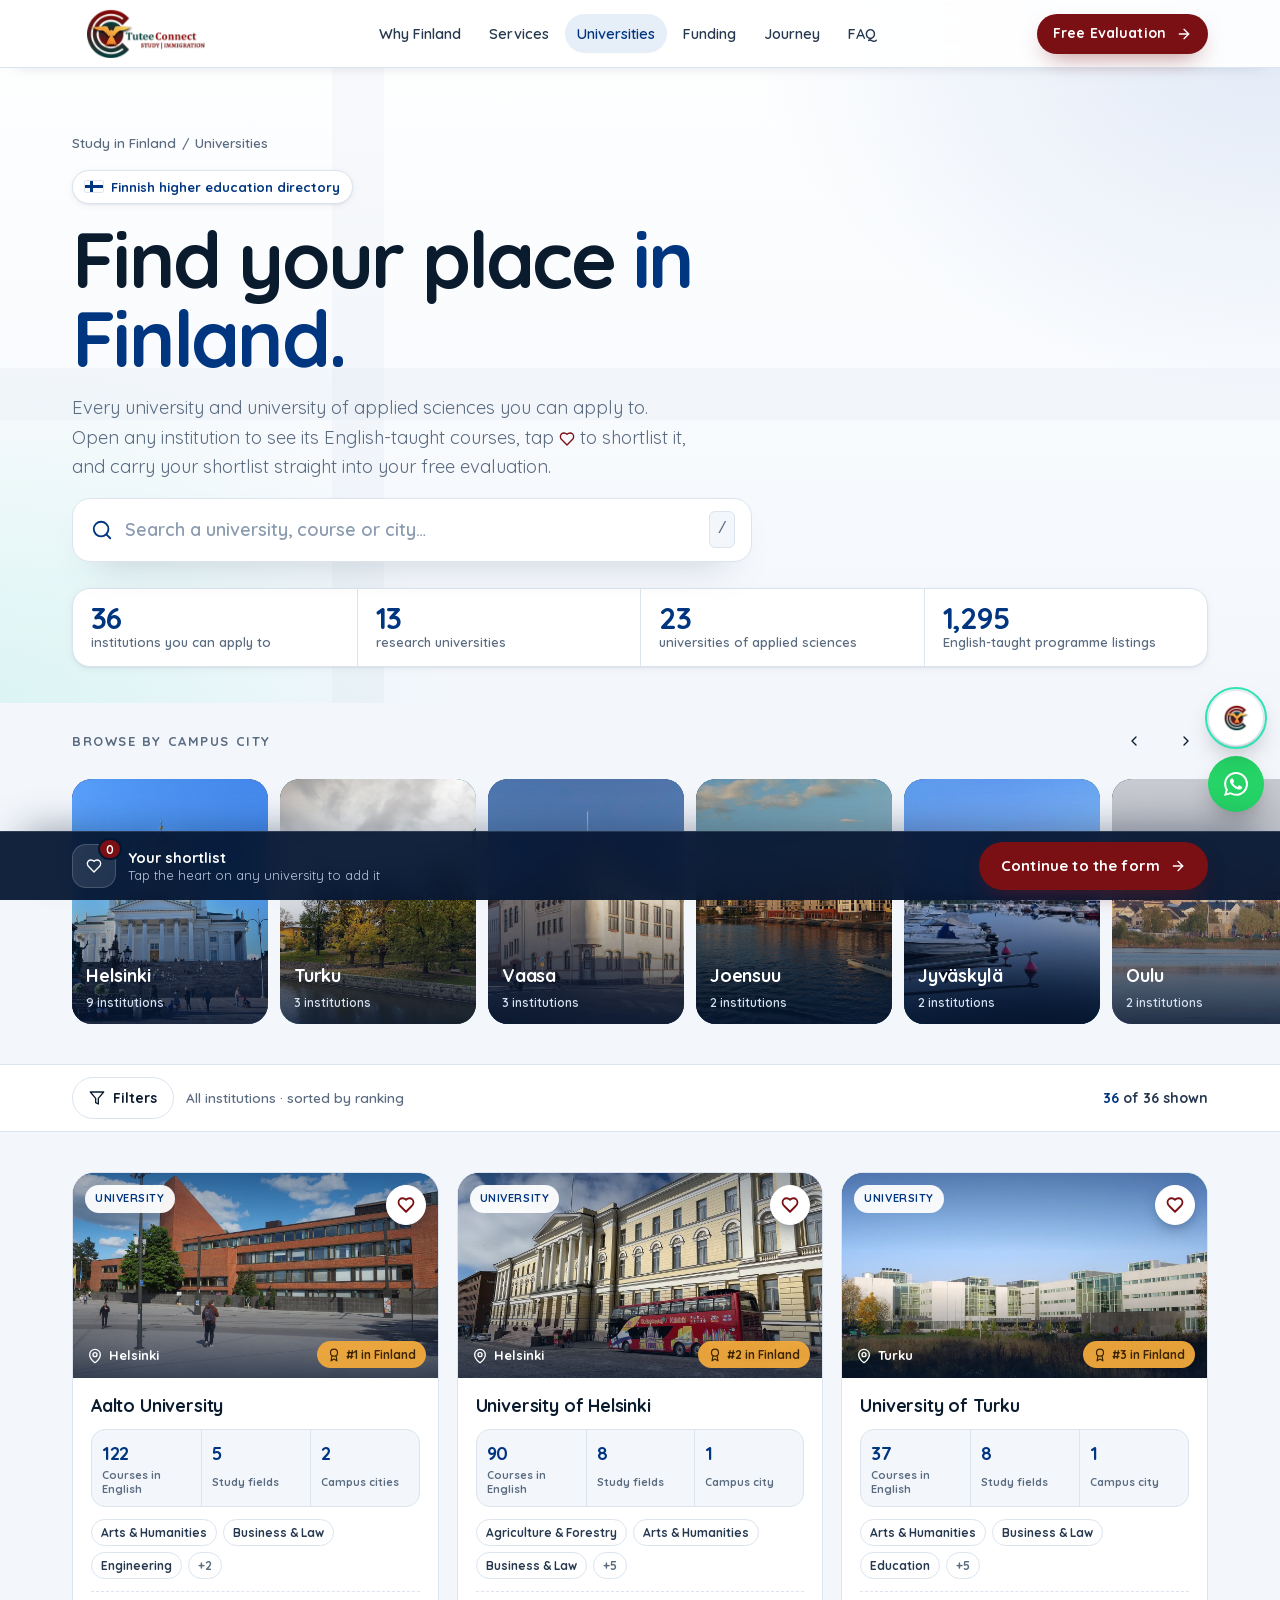
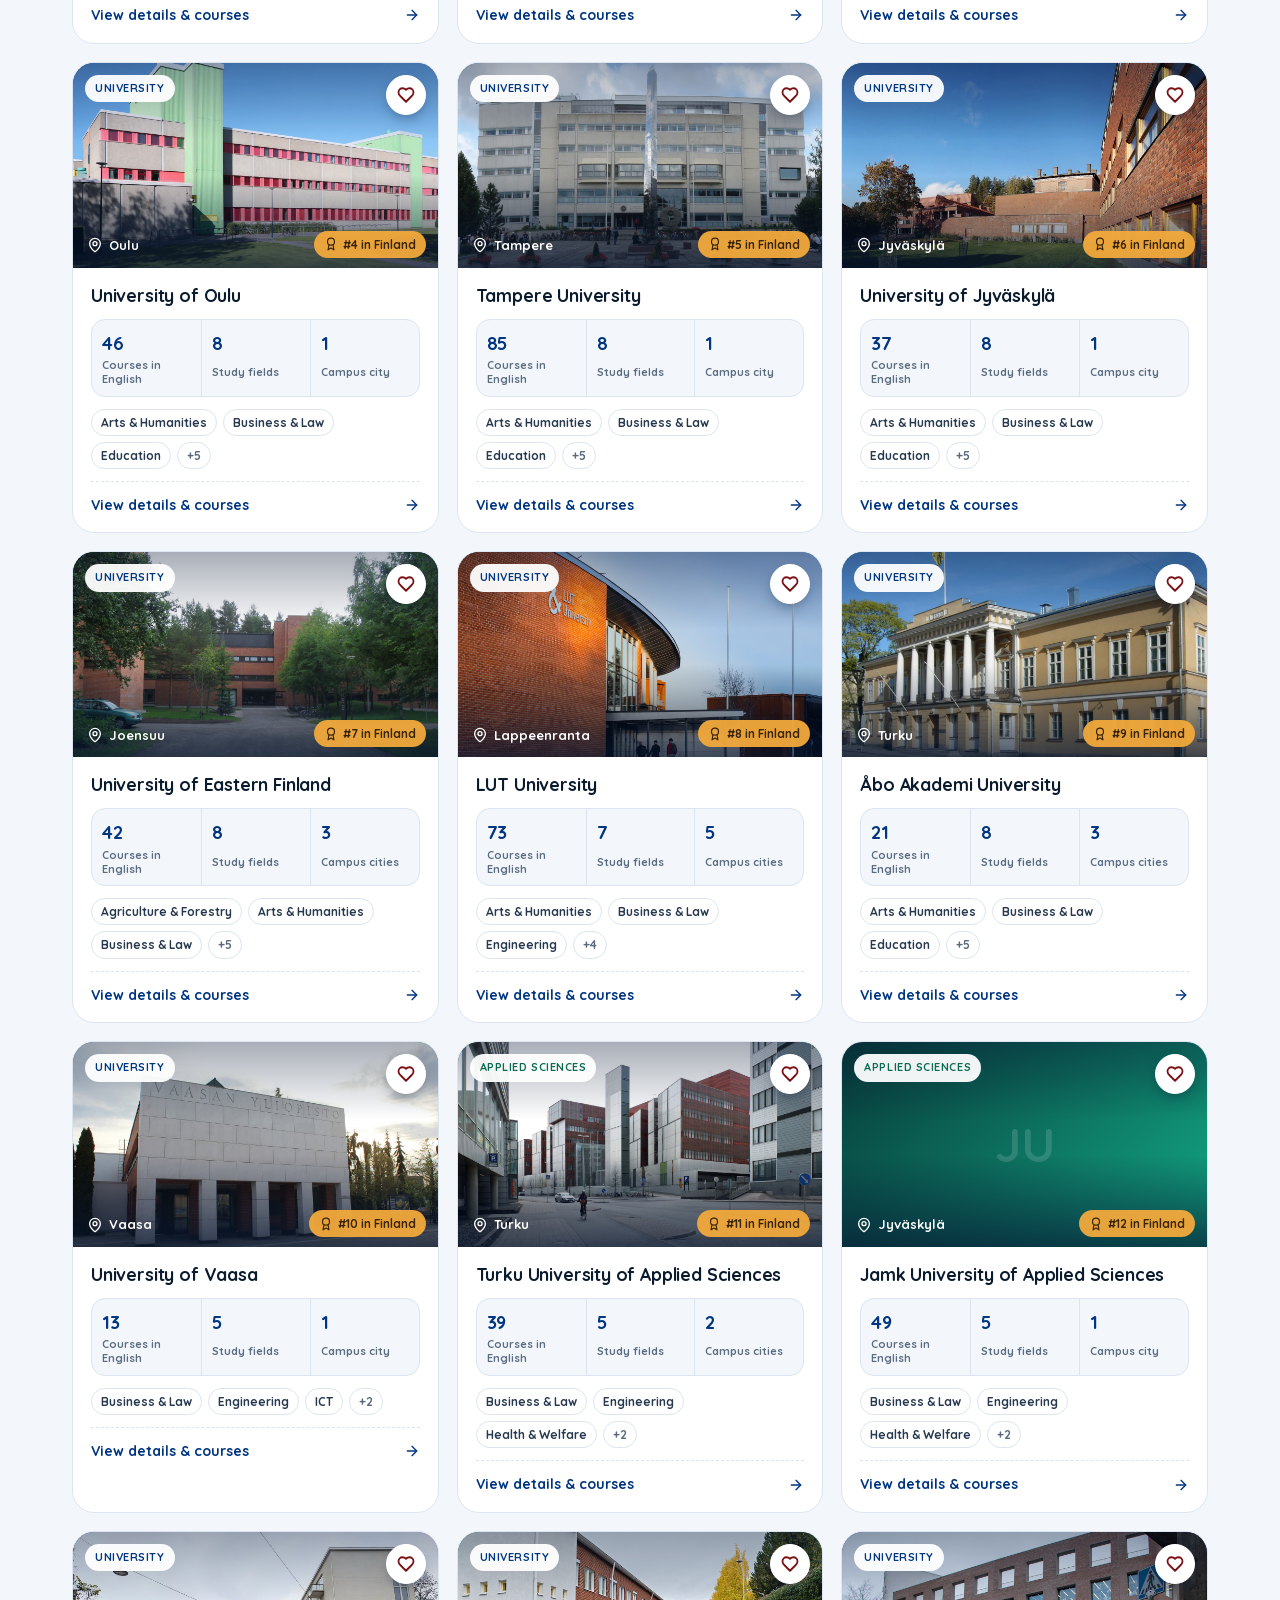
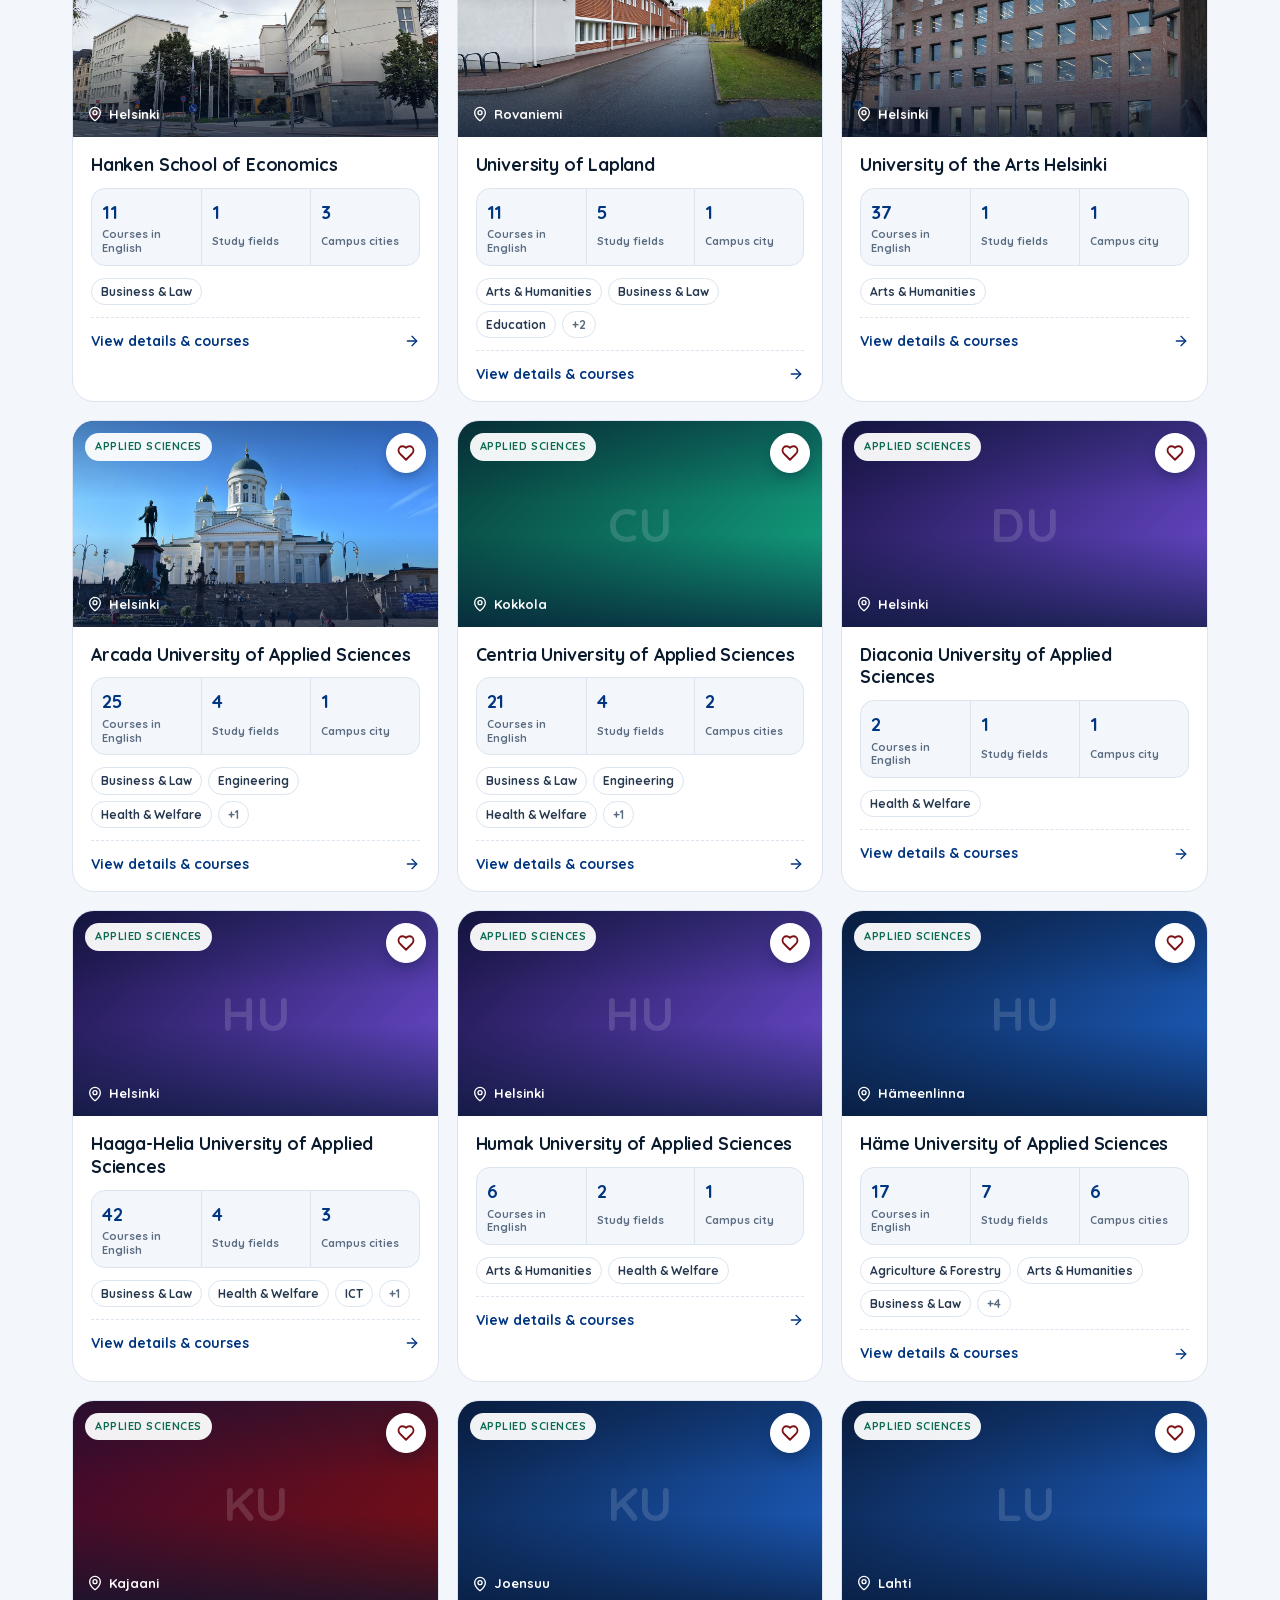
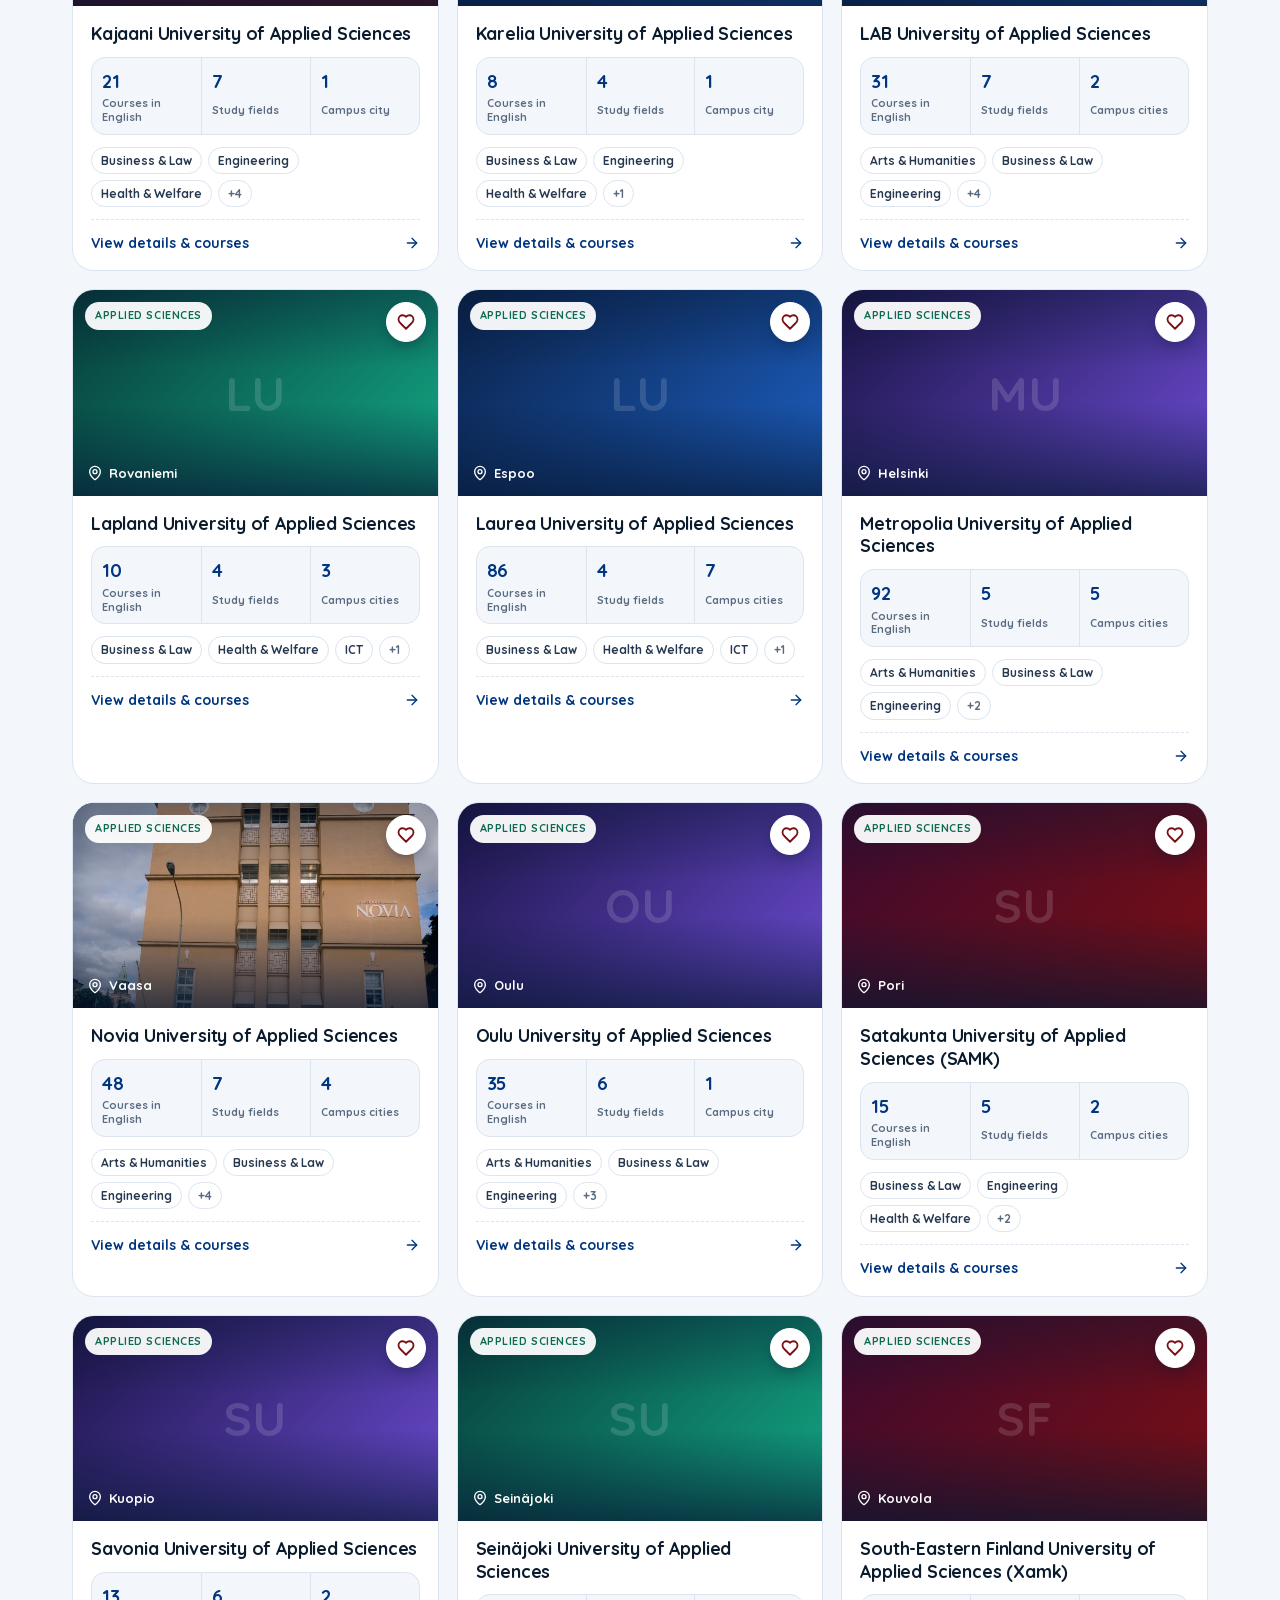
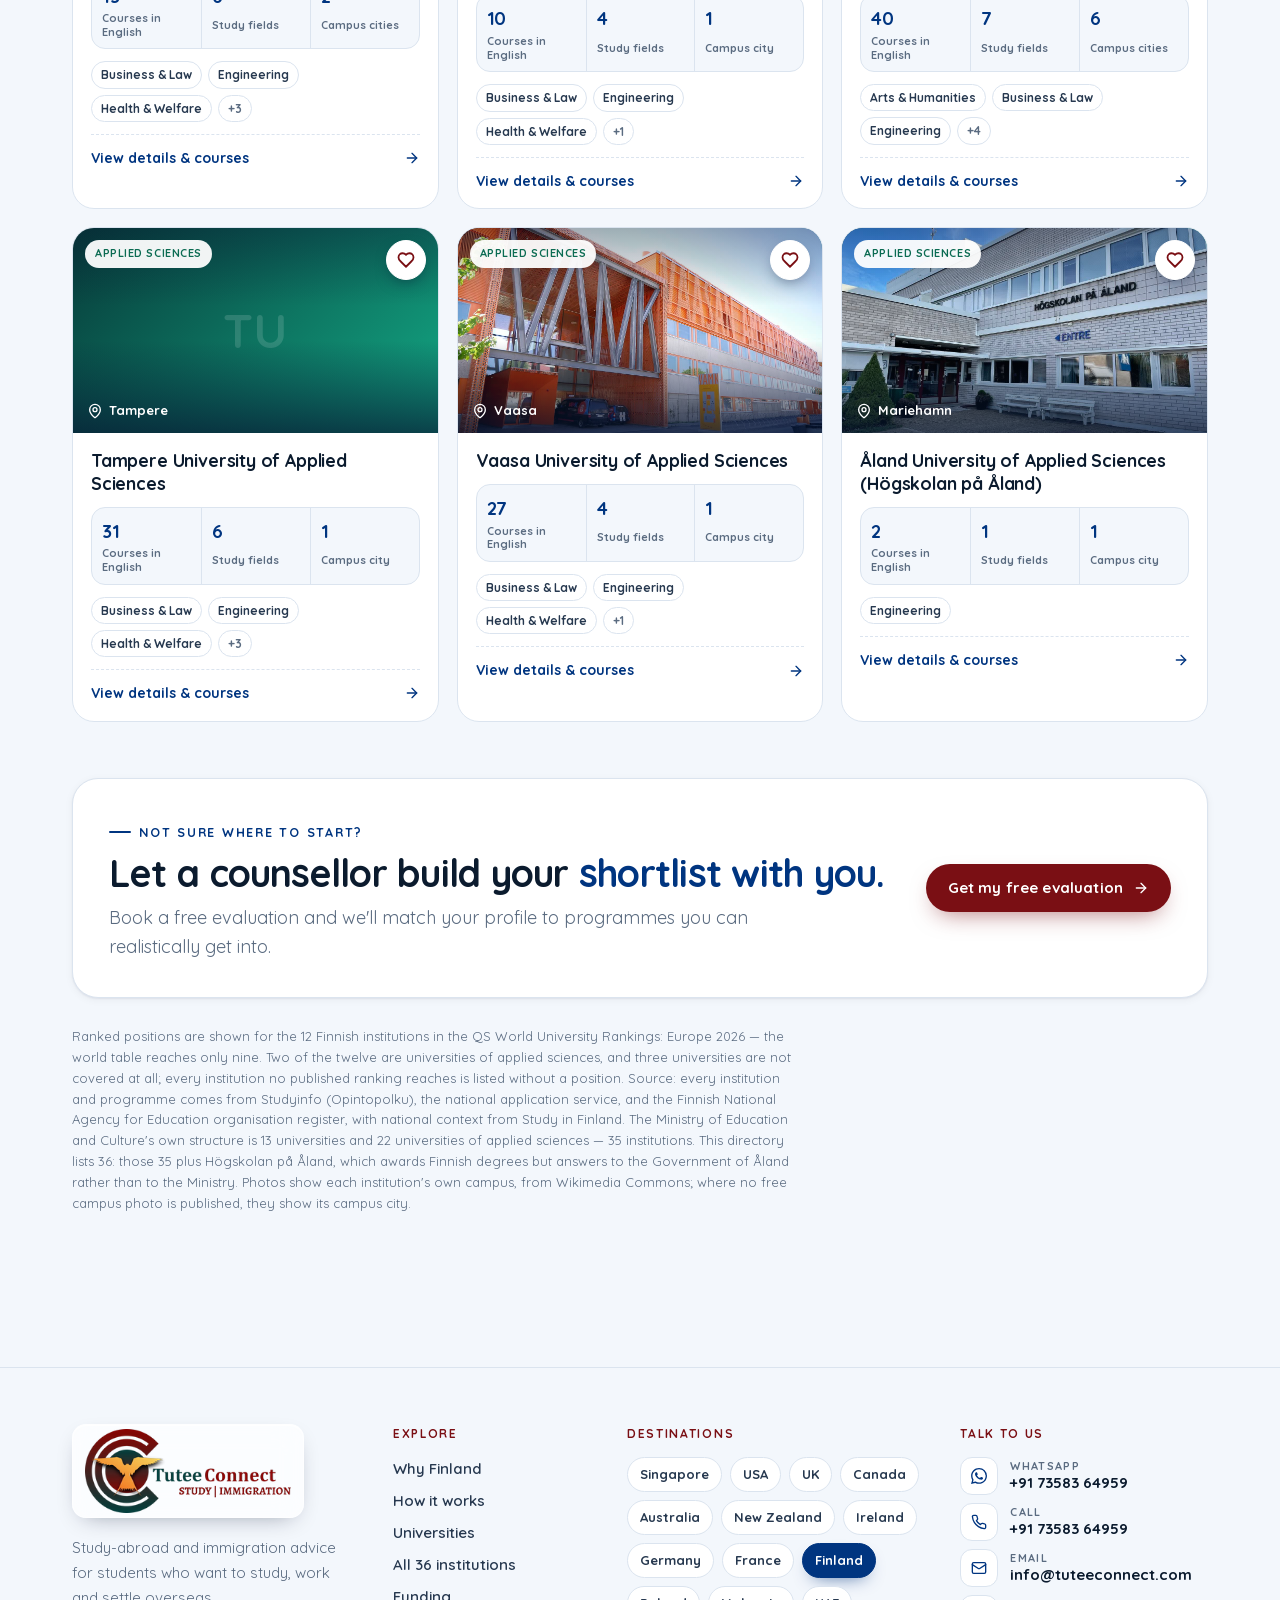
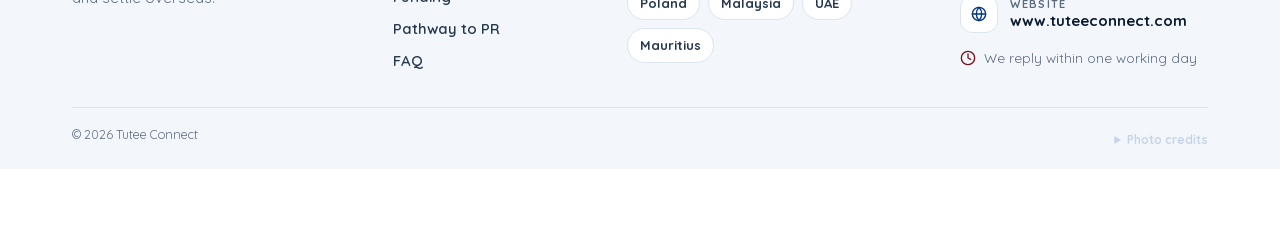
<file: university.html>
<!DOCTYPE html>
<html lang="en">
<head>
  <meta charset="UTF-8">
  <meta name="viewport" content="width=device-width, initial-scale=1.0">
  <meta name="robots" content="noindex">
  <title>Finnish universities | Tutee Connect</title>
  <link rel="icon" href="./favicon.ico" sizes="48x48">
  <link rel="icon" type="image/png" sizes="32x32" href="./assets/img/logo/fav-32.png?v=4">
  <link rel="icon" type="image/png" sizes="48x48" href="./assets/img/logo/fav-48.png?v=4">
  <link rel="icon" type="image/png" sizes="192x192" href="./assets/img/logo/fav-192.png?v=4">
  <link rel="apple-touch-icon" sizes="180x180" href="./assets/img/logo/apple-touch-icon.png?v=4">
  <link rel="canonical" href="./universities.html">
  <script src="./assets/js/uni-redirect.js"></script>
</head>
<body>
  <p><a href="./universities.html">Open the Finnish universities directory</a></p>
</body>
</html>
</file>
<file: assets/css/quicksand.css>
/* Quicksand - Vietnamese */
@font-face {
    font-family: 'Quicksand';
    font-style: normal;
    font-weight: 300;
    font-display: swap;
    src: url('../fonts/quicksand-vietnamese.woff2') format('woff2');
    unicode-range: U+0102-0103, U+0110-0111, U+0128-0129, U+0168-0169, U+01A0-01A1, U+01AF-01B0, U+0300-0301, U+0303-0304, U+0308-0309, U+0323, U+0329, U+1EA0-1EF9, U+20AB;
}

/* Quicksand - Latin Extended */
@font-face {
    font-family: 'Quicksand';
    font-style: normal;
    font-weight: 300;
    font-display: swap;
    src: url('../fonts/quicksand-latin-ext.woff2') format('woff2');
    unicode-range: U+0100-02BA, U+02BD-02C5, U+02C7-02CC, U+02CE-02D7, U+02DD-02FF, U+0304, U+0308, U+0329, U+1D00-1DBF, U+1E00-1E9F, U+1EF2-1EFF, U+2020, U+20A0-20AB, U+20AD-20C0, U+2113, U+2C60-2C7F, U+A720-A7FF;
}

/* Quicksand - Latin */
@font-face {
    font-family: 'Quicksand';
    font-style: normal;
    font-weight: 300;
    font-display: swap;
    src: url('../fonts/quicksand-latin.woff2') format('woff2');
    unicode-range: U+0000-00FF, U+0131, U+0152-0153, U+02BB-02BC, U+02C6, U+02DA, U+02DC, U+0304, U+0308, U+0329, U+2000-206F, U+20AC, U+2122, U+2191, U+2193, U+2212, U+2215, U+FEFF, U+FFFD;
}

/* Quicksand - Vietnamese */
@font-face {
    font-family: 'Quicksand';
    font-style: normal;
    font-weight: 400;
    font-display: swap;
    src: url('../fonts/quicksand-vietnamese.woff2') format('woff2');
    unicode-range: U+0102-0103, U+0110-0111, U+0128-0129, U+0168-0169, U+01A0-01A1, U+01AF-01B0, U+0300-0301, U+0303-0304, U+0308-0309, U+0323, U+0329, U+1EA0-1EF9, U+20AB;
}

/* Quicksand - Latin Extended */
@font-face {
    font-family: 'Quicksand';
    font-style: normal;
    font-weight: 400;
    font-display: swap;
    src: url('../fonts/quicksand-latin-ext.woff2') format('woff2');
    unicode-range: U+0100-02BA, U+02BD-02C5, U+02C7-02CC, U+02CE-02D7, U+02DD-02FF, U+0304, U+0308, U+0329, U+1D00-1DBF, U+1E00-1E9F, U+1EF2-1EFF, U+2020, U+20A0-20AB, U+20AD-20C0, U+2113, U+2C60-2C7F, U+A720-A7FF;
}

/* Quicksand - Latin */
@font-face {
    font-family: 'Quicksand';
    font-style: normal;
    font-weight: 400;
    font-display: swap;
    src: url('../fonts/quicksand-latin.woff2') format('woff2');
    unicode-range: U+0000-00FF, U+0131, U+0152-0153, U+02BB-02BC, U+02C6, U+02DA, U+02DC, U+0304, U+0308, U+0329, U+2000-206F, U+20AC, U+2122, U+2191, U+2193, U+2212, U+2215, U+FEFF, U+FFFD;
}

/* Quicksand - Vietnamese */
@font-face {
    font-family: 'Quicksand';
    font-style: normal;
    font-weight: 500;
    font-display: swap;
    src: url('../fonts/quicksand-vietnamese.woff2') format('woff2');
    unicode-range: U+0102-0103, U+0110-0111, U+0128-0129, U+0168-0169, U+01A0-01A1, U+01AF-01B0, U+0300-0301, U+0303-0304, U+0308-0309, U+0323, U+0329, U+1EA0-1EF9, U+20AB;
}

/* Quicksand - Latin Extended */
@font-face {
    font-family: 'Quicksand';
    font-style: normal;
    font-weight: 500;
    font-display: swap;
    src: url('../fonts/quicksand-latin-ext.woff2') format('woff2');
    unicode-range: U+0100-02BA, U+02BD-02C5, U+02C7-02CC, U+02CE-02D7, U+02DD-02FF, U+0304, U+0308, U+0329, U+1D00-1DBF, U+1E00-1E9F, U+1EF2-1EFF, U+2020, U+20A0-20AB, U+20AD-20C0, U+2113, U+2C60-2C7F, U+A720-A7FF;
}

/* Quicksand - Latin */
@font-face {
    font-family: 'Quicksand';
    font-style: normal;
    font-weight: 500;
    font-display: swap;
    src: url('../fonts/quicksand-latin.woff2') format('woff2');
    unicode-range: U+0000-00FF, U+0131, U+0152-0153, U+02BB-02BC, U+02C6, U+02DA, U+02DC, U+0304, U+0308, U+0329, U+2000-206F, U+20AC, U+2122, U+2191, U+2193, U+2212, U+2215, U+FEFF, U+FFFD;
}

/* Quicksand - Vietnamese */
@font-face {
    font-family: 'Quicksand';
    font-style: normal;
    font-weight: 600;
    font-display: swap;
    src: url('../fonts/quicksand-vietnamese.woff2') format('woff2');
    unicode-range: U+0102-0103, U+0110-0111, U+0128-0129, U+0168-0169, U+01A0-01A1, U+01AF-01B0, U+0300-0301, U+0303-0304, U+0308-0309, U+0323, U+0329, U+1EA0-1EF9, U+20AB;
}

/* Quicksand - Latin Extended */
@font-face {
    font-family: 'Quicksand';
    font-style: normal;
    font-weight: 600;
    font-display: swap;
    src: url('../fonts/quicksand-latin-ext.woff2') format('woff2');
    unicode-range: U+0100-02BA, U+02BD-02C5, U+02C7-02CC, U+02CE-02D7, U+02DD-02FF, U+0304, U+0308, U+0329, U+1D00-1DBF, U+1E00-1E9F, U+1EF2-1EFF, U+2020, U+20A0-20AB, U+20AD-20C0, U+2113, U+2C60-2C7F, U+A720-A7FF;
}

/* Quicksand - Latin */
@font-face {
    font-family: 'Quicksand';
    font-style: normal;
    font-weight: 600;
    font-display: swap;
    src: url('../fonts/quicksand-latin.woff2') format('woff2');
    unicode-range: U+0000-00FF, U+0131, U+0152-0153, U+02BB-02BC, U+02C6, U+02DA, U+02DC, U+0304, U+0308, U+0329, U+2000-206F, U+20AC, U+2122, U+2191, U+2193, U+2212, U+2215, U+FEFF, U+FFFD;
}

/* Quicksand - Vietnamese */
@font-face {
    font-family: 'Quicksand';
    font-style: normal;
    font-weight: 700;
    font-display: swap;
    src: url('../fonts/quicksand-vietnamese.woff2') format('woff2');
    unicode-range: U+0102-0103, U+0110-0111, U+0128-0129, U+0168-0169, U+01A0-01A1, U+01AF-01B0, U+0300-0301, U+0303-0304, U+0308-0309, U+0323, U+0329, U+1EA0-1EF9, U+20AB;
}

/* Quicksand - Latin Extended */
@font-face {
    font-family: 'Quicksand';
    font-style: normal;
    font-weight: 700;
    font-display: swap;
    src: url('../fonts/quicksand-latin-ext.woff2') format('woff2');
    unicode-range: U+0100-02BA, U+02BD-02C5, U+02C7-02CC, U+02CE-02D7, U+02DD-02FF, U+0304, U+0308, U+0329, U+1D00-1DBF, U+1E00-1E9F, U+1EF2-1EFF, U+2020, U+20A0-20AB, U+20AD-20C0, U+2113, U+2C60-2C7F, U+A720-A7FF;
}

/* Quicksand - Latin */
@font-face {
    font-family: 'Quicksand';
    font-style: normal;
    font-weight: 700;
    font-display: swap;
    src: url('../fonts/quicksand-latin.woff2') format('woff2');
    unicode-range: U+0000-00FF, U+0131, U+0152-0153, U+02BB-02BC, U+02C6, U+02DA, U+02DC, U+0304, U+0308, U+0329, U+2000-206F, U+20AC, U+2122, U+2191, U+2193, U+2212, U+2215, U+FEFF, U+FFFD;
}

/* Weight 800 - Vietnamese */
@font-face {
    font-family: 'Quicksand';
    font-style: normal;
    font-weight: 800;
    font-display: swap;
    src: url('../fonts/quicksand-vietnamese.woff2') format('woff2');
    unicode-range: U+0102-0103, U+0110-0111, U+0128-0129, U+0168-0169, U+01A0-01A1, U+01AF-01B0, U+0300-0301, U+0303-0304, U+0308-0309, U+0323, U+0329, U+1EA0-1EF9, U+20AB;
}

/* Weight 800 - Latin Extended */
@font-face {
    font-family: 'Quicksand';
    font-style: normal;
    font-weight: 800;
    font-display: swap;
    src: url('../fonts/quicksand-latin-ext.woff2') format('woff2');
    unicode-range: U+0100-02BA, U+02BD-02C5, U+02C7-02CC, U+02CE-02D7, U+02DD-02FF, U+0304, U+0308, U+0329, U+1D00-1DBF, U+1E00-1E9F, U+1EF2-1EFF, U+2020, U+20A0-20AB, U+20AD-20C0, U+2113, U+2C60-2C7F, U+A720-A7FF;
}

/* Weight 800 - Latin */
@font-face {
    font-family: 'Quicksand';
    font-style: normal;
    font-weight: 800;
    font-display: swap;
    src: url('../fonts/quicksand-latin.woff2') format('woff2');
    unicode-range: U+0000-00FF, U+0131, U+0152-0153, U+02BB-02BC, U+02C6, U+02DA, U+02DC, U+0304, U+0308, U+0329, U+2000-206F, U+20AC, U+2122, U+2191, U+2193, U+2212, U+2215, U+FEFF, U+FFFD;
}
</file>
<file: assets/css/finland.css>
/* ==========================================================================
   Tutee Connect — Study in Finland
   Nordic design system: Finnish flag blue + snow white, aurora accents,
   Tutee Connect maroon for every conversion action.
   ========================================================================== */

:root {
  /* Finland */
  --night: #061631;
  --night-2: #0a2147;
  --fi-blue: #003580;
  --fi-blue-2: #1d5fc1;
  --sky: #7fb2ff;
  --ice: #f3f7fc;
  --ice-2: #e6eef8;
  --snow: #ffffff;
  --aurora: #2fe3b4;
  --aurora-2: #6c8cff;

  /* Tutee Connect */
  --brand: #7a0f14;
  --brand-2: #9d1a20;
  --brand-dark: #560a0e;
  --gold: #f2a93b;

  /* Text + lines */
  --ink: #0b1b2e;
  --ink-2: #26384f;
  --muted: #5a6b80;
  --line: #dbe4ef;
  --line-dark: rgba(255, 255, 255, .12);

  --radius-sm: 10px;
  --radius: 16px;
  --radius-lg: 24px;
  --shadow-sm: 0 1px 2px rgba(6, 22, 49, .06), 0 2px 8px rgba(6, 22, 49, .05);
  --shadow: 0 10px 30px -12px rgba(6, 22, 49, .22);
  --shadow-lg: 0 30px 60px -20px rgba(6, 22, 49, .35);

  --container: 1200px;
  --gutter: clamp(16px, 4vw, 32px);
  --section-y: clamp(56px, 8vw, 96px);
  --header-h: 68px;
  --ease: cubic-bezier(.2, .7, .2, 1);
}

/* ----------------------------------------------------------------- base */
*, *::before, *::after { box-sizing: border-box; }
html { -webkit-text-size-adjust: 100%; scroll-behavior: smooth; scroll-padding-top: calc(var(--header-h) + 12px); }
body {
  margin: 0;
  font-family: "Quicksand", system-ui, -apple-system, "Segoe UI", Roboto, sans-serif;
  font-size: 16px;
  line-height: 1.6;
  color: var(--ink);
  background: var(--snow);
  overflow-x: hidden;
  -webkit-font-smoothing: antialiased;
  text-rendering: optimizeLegibility;
}
img, svg { display: block; max-width: 100%; }
img { height: auto; }
a { color: inherit; text-decoration: none; }
button, input, select, textarea { font: inherit; color: inherit; }
button { cursor: pointer; background: none; border: 0; padding: 0; }
h1, h2, h3, h4, p { margin: 0; }
ul { margin: 0; padding: 0; list-style: none; }
::selection { background: var(--fi-blue); color: #fff; }
:focus-visible { outline: 3px solid var(--fi-blue-2); outline-offset: 3px; border-radius: 6px; }
.sr-only { position: absolute; width: 1px; height: 1px; padding: 0; margin: -1px; overflow: hidden; clip: rect(0 0 0 0); white-space: nowrap; border: 0; }
.ico { width: 20px; height: 20px; flex: none; fill: none; stroke: currentColor; stroke-width: 2; stroke-linecap: round; stroke-linejoin: round; }
.ico-sm { width: 16px; height: 16px; }
.ico-lg { width: 24px; height: 24px; }
.ico-fill { fill: currentColor; stroke: none; }

.container { width: 100%; max-width: var(--container); margin-inline: auto; padding-inline: var(--gutter); }
.section { padding-block: var(--section-y); position: relative; }
.section--ice { background: var(--ice); }
.section--night { background: var(--night); color: #dfe8f5; }

/* --------------------------------------------------------------- type */
.eyebrow {
  display: inline-flex; align-items: center; gap: 8px;
  font-size: 12.5px; font-weight: 700; letter-spacing: .14em; text-transform: uppercase;
  color: var(--fi-blue);
}
.eyebrow::before { content: ""; width: 22px; height: 2px; background: currentColor; border-radius: 2px; }
.section--night .eyebrow, .on-dark .eyebrow { color: var(--aurora); }
.h1 { font-size: clamp(2.1rem, 1.3rem + 3.6vw, 3.9rem); line-height: 1.06; font-weight: 700; letter-spacing: -.025em; }
.h2 { font-size: clamp(1.7rem, 1.25rem + 1.9vw, 2.6rem); line-height: 1.12; font-weight: 700; letter-spacing: -.02em; color: var(--ink); }
.section--night .h2, .on-dark .h2 { color: #fff; }
.h3 { font-size: clamp(1.1rem, 1rem + .4vw, 1.3rem); line-height: 1.3; font-weight: 700; }
.lead { font-size: clamp(1rem, .95rem + .3vw, 1.125rem); color: var(--muted); max-width: 62ch; }
.section--night .lead, .on-dark .lead { color: #a9bad3; }
.text-grad {
  background: linear-gradient(100deg, #fff 0%, var(--sky) 45%, var(--aurora) 100%);
  -webkit-background-clip: text; background-clip: text; color: transparent;
}
.text-blue { color: var(--fi-blue); }

.section-head { display: grid; gap: 12px; margin-bottom: clamp(28px, 4vw, 44px); }
.section-head--center { text-align: center; justify-items: center; }
.section-head--center .lead { margin-inline: auto; }
.section-head--split { grid-template-columns: 1fr; align-items: end; }
@media (min-width: 900px) { .section-head--split { grid-template-columns: 1.1fr .9fr; gap: 40px; } }

/* ------------------------------------------------------------- buttons */
.btn {
  --b: var(--brand);
  display: inline-flex; align-items: center; justify-content: center; gap: 10px;
  min-height: 48px; padding: 12px 22px; border-radius: 999px;
  font-weight: 700; font-size: 15px; letter-spacing: .01em; white-space: nowrap;
  transition: transform .25s var(--ease), box-shadow .25s var(--ease), background .25s, color .25s, border-color .25s;
}
.btn .ico { transition: transform .25s var(--ease); }
.btn:hover .ico-arrow { transform: translateX(4px); }
.btn-primary { background: var(--brand); color: #fff; box-shadow: 0 10px 24px -10px rgba(122, 15, 20, .6); }
.btn-primary:hover { background: var(--brand-2); transform: translateY(-2px); box-shadow: 0 16px 30px -12px rgba(122, 15, 20, .65); }
.btn-blue { background: var(--fi-blue); color: #fff; box-shadow: 0 10px 24px -12px rgba(0, 53, 128, .6); }
.btn-blue:hover { background: var(--fi-blue-2); transform: translateY(-2px); }
.btn-ghost { border: 1.5px solid var(--line); color: var(--ink); background: #fff; }
.btn-ghost:hover { border-color: var(--fi-blue); color: var(--fi-blue); }
.btn-glass { border: 1.5px solid rgba(255, 255, 255, .28); color: #fff; background: rgba(255, 255, 255, .06); backdrop-filter: blur(6px); }
.btn-glass:hover { background: rgba(255, 255, 255, .14); border-color: rgba(255, 255, 255, .5); }
.btn-block { width: 100%; }
.btn-sm { min-height: 40px; padding: 8px 16px; font-size: 14px; }
.btn[disabled] { opacity: .65; pointer-events: none; }
.link-arrow { display: inline-flex; align-items: center; gap: 6px; font-weight: 700; color: var(--fi-blue); }
.link-arrow:hover .ico { transform: translateX(3px); }
.link-arrow .ico { transition: transform .2s; }

/* --------------------------------------------------------------- chips */
.chip {
  display: inline-flex; align-items: center; gap: 8px;
  padding: 6px 12px; border-radius: 999px; font-size: 13px; font-weight: 700;
  background: var(--ice-2); color: var(--fi-blue);
}
.chip--glass { background: rgba(255, 255, 255, .08); color: #e6efff; border: 1px solid rgba(255, 255, 255, .14); }
.flag { width: 22px; height: 14px; border-radius: 3px; box-shadow: 0 0 0 1px rgba(0, 0, 0, .08); }

/* ------------------------------------------------------------- reveal */
/* Gated on .js (set by finland.js) so content never stays hidden without JS. */
.js .reveal { opacity: 0; transform: translateY(22px); transition: opacity .7s var(--ease), transform .7s var(--ease); transition-delay: var(--d, 0s); }
.js .reveal.is-in { opacity: 1; transform: none; }
.hero .reveal, .js .hero .reveal { opacity: 1; transform: none; transition: none; animation: fadeUp .8s var(--ease) both; animation-delay: var(--d, 0s); }
@media (prefers-reduced-motion: reduce) {
  html { scroll-behavior: auto; }
  .reveal { opacity: 1; transform: none; transition: none; }
  *, *::before, *::after { animation-duration: .001ms !important; animation-iteration-count: 1 !important; }
}

/* =============================================================== HEADER */
.progress { position: fixed; inset: 0 0 auto 0; height: 3px; z-index: 70; transform-origin: 0 50%; transform: scaleX(0);
  background: linear-gradient(90deg, var(--fi-blue), var(--aurora)); }
.header {
  position: fixed; inset: 0 0 auto 0; z-index: 60; height: var(--header-h);
  display: flex; align-items: center;
  transition: background .3s, box-shadow .3s, border-color .3s;
  border-bottom: 1px solid transparent;
}
.header.is-scrolled { background: rgba(255, 255, 255, .9); backdrop-filter: saturate(1.4) blur(14px); -webkit-backdrop-filter: saturate(1.4) blur(14px); border-color: var(--line); box-shadow: 0 6px 20px -16px rgba(6, 22, 49, .4); }
.header__row { display: flex; align-items: center; justify-content: space-between; gap: 16px; }
.logo { display: flex; align-items: center; gap: 10px; }
/* Frosted light glass behind the logo: dark logo text stays legible over the dark hero and light pages. */
.logo__plate { display: inline-flex; border-radius: 14px; padding: 4px 10px; background: rgba(255,255,255,.72); border: 1px solid rgba(255,255,255,.6);
  -webkit-backdrop-filter: blur(14px) saturate(1.6); backdrop-filter: blur(14px) saturate(1.6);
  box-shadow: 0 8px 24px -12px rgba(4,16,42,.45), inset 0 1px 0 rgba(255,255,255,.8); transition: box-shadow .3s, background .3s; }
.logo__plate img { image-rendering: auto; }
.header.is-scrolled .logo__plate { box-shadow: 0 4px 14px -10px rgba(4,16,42,.4), inset 0 1px 0 rgba(255,255,255,.8); border-color: var(--line); }

.logo__tag { display: none; align-items: center; gap: 6px; font-size: 12px; font-weight: 700; color: #fff; padding: 5px 10px; border-radius: 999px; background: rgba(255,255,255,.1); border: 1px solid rgba(255,255,255,.18); }
.header.is-scrolled .logo__tag { color: var(--fi-blue); background: var(--ice-2); border-color: transparent; }
@media (min-width: 480px) { .logo__tag { display: inline-flex; } }
.nav { display: none; align-items: center; gap: 4px; }
.nav a, .nav button { padding: 8px 12px; border-radius: 999px; font-weight: 600; font-size: 14.5px; color: rgba(255,255,255,.86); transition: color .2s, background .2s; }
.nav a:hover, .nav button:hover { color: #fff; background: rgba(255,255,255,.1); }
.header.is-scrolled .nav a, .header.is-scrolled .nav button { color: var(--ink-2); }
.header.is-scrolled .nav a:hover, .header.is-scrolled .nav button:hover, .nav .is-active { color: var(--fi-blue) !important; background: var(--ice-2) !important; }
.header__cta { display: none; }
.burger { width: 44px; height: 44px; border-radius: 12px; display: grid; place-items: center; color: #fff; background: rgba(255,255,255,.1); border: 1px solid rgba(255,255,255,.2); }
.header.is-scrolled .burger { color: var(--ink); background: var(--ice); border-color: var(--line); }
@media (min-width: 1160px) {
  .nav, .header__cta { display: flex; }
  .burger { display: none; }
}

/* mobile drawer */
.drawer { position: fixed; inset: 0; z-index: 80; visibility: hidden; pointer-events: none; }
.drawer.is-open { visibility: visible; pointer-events: auto; }
.drawer__backdrop { position: absolute; inset: 0; background: rgba(6, 22, 49, .55); backdrop-filter: blur(4px); opacity: 0; transition: opacity .3s; }
.drawer.is-open .drawer__backdrop { opacity: 1; }
.drawer__panel {
  position: absolute; inset: 0 0 auto 0; background: #fff; border-radius: 0 0 24px 24px;
  padding: 16px var(--gutter) 24px; transform: translateY(-105%); transition: transform .4s var(--ease);
  max-height: 100dvh; overflow-y: auto; box-shadow: var(--shadow-lg);
}
.drawer.is-open .drawer__panel { transform: none; }
.drawer__top { display: flex; justify-content: space-between; align-items: center; margin-bottom: 12px; }
.drawer__top img:not(.brandmark) { height: 34px; width: auto; }
.drawer__links { display: grid; gap: 4px; margin-bottom: 18px; }
.drawer__links a, .drawer__links button { display: flex; align-items: center; justify-content: space-between; text-align: left; padding: 14px 14px; border-radius: 12px; font-weight: 700; font-size: 16px; background: var(--ice); }
.drawer__links a:active, .drawer__links button:active { background: var(--ice-2); }
.icon-btn { width: 44px; height: 44px; display: grid; place-items: center; border-radius: 12px; background: var(--ice); color: var(--ink); }

/* ================================================================= HERO */
.hero {
  position: relative; isolation: isolate; overflow: hidden; color: #fff;
  background: var(--night);
  padding: calc(var(--header-h) + clamp(28px, 6vw, 64px)) 0 clamp(40px, 6vw, 72px);
}
.hero__photo { position: absolute; inset: 0; z-index: -3; }
.hero__photo img { width: 100%; height: 100%; object-fit: cover; object-position: 60% 30%; opacity: .38; transform: scale(1.06); }
.hero__shade { position: absolute; inset: 0; z-index: -2;
  background:
    linear-gradient(180deg, rgba(6,22,49,.55) 0%, rgba(6,22,49,.35) 40%, var(--night) 100%),
    linear-gradient(90deg, rgba(6,22,49,.92) 0%, rgba(6,22,49,.6) 55%, rgba(6,22,49,.35) 100%); }
.aurora { position: absolute; inset: -20% -10% auto -10%; height: 90%; z-index: -1; pointer-events: none; filter: blur(60px); opacity: .55; }
.aurora span { position: absolute; border-radius: 50%; mix-blend-mode: screen; animation: drift 18s ease-in-out infinite alternate; }
.aurora span:nth-child(1) { width: 55%; height: 55%; left: 35%; top: 0; background: radial-gradient(closest-side, var(--aurora), transparent); }
.aurora span:nth-child(2) { width: 50%; height: 60%; left: 60%; top: 10%; background: radial-gradient(closest-side, var(--aurora-2), transparent); animation-duration: 22s; }
.aurora span:nth-child(3) { width: 40%; height: 45%; left: 10%; top: 5%; background: radial-gradient(closest-side, #1d5fc1, transparent); animation-duration: 26s; }
@keyframes drift { 0% { transform: translate3d(0,0,0) scale(1); } 50% { transform: translate3d(-6%,4%,0) scale(1.12); } 100% { transform: translate3d(5%,-3%,0) scale(.95); } }
.snow { position: absolute; inset: 0; z-index: -1; pointer-events: none; }

.hero__grid { display: grid; gap: clamp(28px, 4vw, 56px); align-items: center; }
@media (min-width: 980px) { .hero__grid { grid-template-columns: 1.15fr .85fr; } }
.hero__copy { display: grid; gap: 20px; justify-items: start; }
.hero__copy .lead { color: #b9c8de; }
.hero__actions { display: flex; flex-wrap: wrap; gap: 12px; }
.hero__trust { display: flex; align-items: center; gap: 12px; font-size: 13.5px; color: #b9c8de; }
.avatars { display: flex; }
.avatars span { width: 32px; height: 32px; border-radius: 50%; display: grid; place-items: center; font-size: 12px; font-weight: 700; color: #fff; border: 2px solid var(--night); margin-left: -8px; }
.avatars span:first-child { margin-left: 0; }
.stars { display: flex; gap: 2px; color: var(--gold); }
.stars .ico { width: 14px; height: 14px; }

.stats { display: grid; grid-template-columns: repeat(2, 1fr); gap: 1px; margin-top: 8px; width: 100%;
  border-radius: var(--radius); overflow: hidden; background: var(--line-dark); border: 1px solid var(--line-dark); }
@media (min-width: 640px) { .stats { grid-template-columns: repeat(4, 1fr); } }
.stat { padding: 14px 16px; background: rgba(6, 22, 49, .55); backdrop-filter: blur(6px); }
.stat b { display: block; font-size: clamp(1.4rem, 1.1rem + 1vw, 1.9rem); font-weight: 700; color: #fff; line-height: 1.1; }
.stat > span { font-size: 12.5px; color: #9fb3cf; font-weight: 600; }

/* lead card */
.lead-card {
  position: relative; background: #fff; color: var(--ink); border-radius: var(--radius-lg);
  padding: clamp(20px, 3vw, 28px); box-shadow: var(--shadow-lg);
}
.lead-card::before { content: ""; position: absolute; inset: 0 0 auto 0; height: 5px; border-radius: var(--radius-lg) var(--radius-lg) 0 0;
  background: linear-gradient(90deg, var(--fi-blue), var(--fi-blue-2) 60%, var(--aurora)); }

/* ================================================================ FORMS */
.form { display: grid; gap: 12px; }
.form-row { display: grid; gap: 12px; }
@media (min-width: 520px) { .form-row--2 { grid-template-columns: 1fr 1fr; } }
.field { position: relative; display: flex; align-items: center; }
.field > .ico { position: absolute; left: 14px; color: var(--muted); pointer-events: none; }
.input, .select {
  width: 100%; min-height: 50px; border-radius: 12px; border: 1.5px solid var(--line); background: var(--ice);
  padding: 12px 14px 12px 44px; font-size: 15.5px; font-weight: 600; color: var(--ink); outline: none;
  transition: border-color .2s, background .2s, box-shadow .2s; -webkit-appearance: none; appearance: none;
}
.input::placeholder { color: #8a99ad; font-weight: 500; }
.input:focus, .select:focus { border-color: var(--fi-blue); background: #fff; box-shadow: 0 0 0 4px rgba(0, 53, 128, .1); }
.select { padding-right: 36px; cursor: pointer;
  background-image: url("data:image/svg+xml,%3Csvg xmlns='http://www.w3.org/2000/svg' width='16' height='16' viewBox='0 0 24 24' fill='none' stroke='%235a6b80' stroke-width='2.4' stroke-linecap='round' stroke-linejoin='round'%3E%3Cpath d='m6 9 6 6 6-6'/%3E%3C/svg%3E");
  background-repeat: no-repeat; background-position: right 12px center; }
.phone { display: grid; grid-template-columns: 112px 1fr; gap: 8px; }
.phone .select { padding-left: 12px; }
.pills { display: flex; flex-wrap: wrap; gap: 8px; }
.pill input { position: absolute; opacity: 0; pointer-events: none; }
.pill span { display: inline-flex; align-items: center; min-height: 38px; padding: 7px 14px; border-radius: 999px; border: 1.5px solid var(--line); font-size: 14px; font-weight: 700; color: var(--ink-2); cursor: pointer; transition: all .2s; background: #fff; }
.pill input:checked + span { background: var(--fi-blue); border-color: var(--fi-blue); color: #fff; }
.pill input:focus-visible + span { outline: 3px solid var(--fi-blue-2); outline-offset: 2px; }
.pill span:hover { border-color: var(--fi-blue); }
.form-label { font-size: 12.5px; font-weight: 700; color: var(--muted); letter-spacing: .04em; text-transform: uppercase; }
.dest { display: flex; align-items: center; gap: 8px; font-size: 13.5px; color: var(--muted); background: var(--ice); border-radius: 10px; padding: 9px 12px; }
.dest strong { color: var(--fi-blue); }
.honey { position: absolute !important; left: -9999px !important; }
.alert { display: flex; gap: 10px; align-items: flex-start; padding: 12px 14px; border-radius: 12px; font-size: 14px; font-weight: 600; }
.alert.hidden { display: none; }
.alert--ok { background: #dcfaf0; color: #0b5e48; }
.alert--err { background: #fde8e8; color: #8a1116; }

/* ============================================================ RAILS */
@keyframes marquee { to { transform: translateX(-50%); } }
.rails { background: var(--fi-blue); color: #fff; overflow: hidden; padding: 2px 0 6px; }
.rail { overflow: hidden; }
.rail__track { display: flex; width: max-content; animation: marquee 40s linear infinite; will-change: transform; }
.rail[data-velocity="-1"] .rail__track { animation-direction: reverse; }
.js .rail__track { animation: none; }
.rail__item { display: inline-flex; align-items: center; gap: 8px; padding: 8px 22px; font-weight: 700; font-size: 13.5px; white-space: nowrap; }
.rail__item .ico { color: var(--aurora); }
.rail--ghost .rail__item { padding: 0 12px 4px; font-size: clamp(.95rem, .85rem + .4vw, 1.2rem); letter-spacing: -.02em; color: transparent; -webkit-text-stroke: .6px rgba(255,255,255,.55); gap: 22px; }
.rail--ghost .rail__item::after { content: ""; width: 5px; height: 5px; border-radius: 50%; background: var(--aurora); box-shadow: 0 0 16px var(--aurora); }
.rail--ghost .rail__item:hover { color: #fff; -webkit-text-stroke-color: #fff; }

/* ============================================================ CARDS */
.tile__icon { width: 44px; height: 44px; border-radius: 12px; display: grid; place-items: center; background: var(--ice-2); color: var(--fi-blue); flex: none; }

/* ========================================================== SERVICES
   A dial of nine services. JS sets --rot on the ring; nodes counter-rotate
   so icons stay upright. The slot sits at --p (right on desktop, bottom on
   phones), pointing at the panel. */
.orb { display: grid; gap: 20px; }
@media (min-width: 960px) { .orb { grid-template-columns: minmax(0, 1.08fr) minmax(0, .92fr); gap: 24px; align-items: stretch; } }
.orb__stage { position: relative; display: grid; place-items: center; padding: 52px clamp(16px, 3vw, 32px) clamp(18px, 3vw, 32px); border-radius: 28px; overflow: hidden; isolation: isolate;
  background: radial-gradient(110% 80% at 15% 0%, #12357a 0%, rgba(18,53,122,0) 60%), radial-gradient(80% 70% at 100% 100%, rgba(47,227,180,.16), rgba(47,227,180,0) 60%), var(--night);
  box-shadow: var(--shadow-lg); }
.orb__stage::before { content: ""; position: absolute; inset: 0; z-index: -1; opacity: .55;
  background-image: radial-gradient(1.2px 1.2px at 8% 22%, #fff, transparent), radial-gradient(1px 1px at 22% 78%, #fff, transparent), radial-gradient(1.4px 1.4px at 38% 12%, #fff, transparent),
    radial-gradient(1px 1px at 62% 88%, #fff, transparent), radial-gradient(1.2px 1.2px at 78% 16%, #fff, transparent), radial-gradient(1px 1px at 92% 58%, #fff, transparent),
    radial-gradient(1px 1px at 52% 42%, rgba(255,255,255,.7), transparent), radial-gradient(1.3px 1.3px at 12% 56%, rgba(255,255,255,.8), transparent); }

.orb__dial { --p: 0deg; position: relative; width: min(100%, 520px); aspect-ratio: 1; container-type: inline-size; touch-action: pan-y; cursor: grab; user-select: none; -webkit-user-select: none; }
@media (max-width: 959px) { .orb__dial { --p: 90deg; width: min(100%, 420px); } }
.orb.is-dragging .orb__dial { cursor: grabbing; }
.orb__ring { position: absolute; inset: 0; transform: rotate(var(--rot, 0deg)); }
.orb__ticks { position: absolute; inset: 0; width: 100%; height: 100%; overflow: visible; }
.orb__ticks line { stroke: rgba(255,255,255,.22); stroke-width: .5; }
.orb__ticks line.is-long { stroke: rgba(143,184,255,.55); stroke-width: .8; }
/* Photo of the selected service's Finnish place, behind the dial. */
.orb__photos { position: absolute; inset: 0; z-index: -2; }
.orb__photos::after { content: ""; position: absolute; inset: 0;
  background: radial-gradient(circle at 50% 50%, rgba(4,16,42,.3) 0%, rgba(4,16,42,.55) 55%, rgba(4,16,42,.85) 100%), linear-gradient(180deg, rgba(4,16,42,.1), rgba(4,16,42,.45)); }
.orb__bg { position: absolute; inset: 0; width: 100%; height: 100%; object-fit: cover; opacity: 0; transform: scale(1.1); transition: opacity .7s var(--ease), transform 7s var(--ease); }
.orb__bg.is-on { opacity: 1; transform: scale(1); }
.orb__place { position: absolute; left: 18px; bottom: 16px; z-index: 2; display: inline-flex; align-items: center; gap: 6px; font-size: 12.5px; font-weight: 600; color: #dfe8f5; pointer-events: none; }
.orb__place .ico { color: var(--aurora); }
/* Aurora trail along the track while the ring spins; JS sizes it from the spin speed. */
.orb__comet { position: absolute; inset: 0; width: 100%; height: 100%; transform: rotate(var(--p)); overflow: visible; pointer-events: none; }
.orb__comet circle { fill: none; stroke: var(--aurora); stroke-width: 1.6; stroke-linecap: round; stroke-dasharray: 0 360; opacity: 0;
  filter: drop-shadow(0 0 2px rgba(47,227,180,.9)); }
.orb__track { position: absolute; inset: 11cqi; border-radius: 50%; border: 1px solid rgba(255,255,255,.12); }
.orb__orbit { position: absolute; inset: 21cqi; border-radius: 50%; border: 1px dashed rgba(143,184,255,.28); animation: orbSpin 90s linear infinite; }
@keyframes orbSpin { to { transform: rotate(360deg); } }

.orb__node { position: absolute; left: 50%; top: 50%; width: clamp(42px, 13cqi, 64px); aspect-ratio: 1; border-radius: 50%; display: grid; place-items: center;
  color: #cfe0ff; background: rgba(12,32,70,.85); border: 1px solid rgba(255,255,255,.2);
  transform: translate(-50%, -50%) rotate(var(--a)) translateX(39cqi) rotate(calc(-1 * (var(--a) + var(--rot, 0deg))));
  transition: background .3s, color .3s, border-color .3s, box-shadow .3s; }
.orb__node svg { width: 42%; height: 42%; }
.orb__node:hover, .orb__node.is-near { color: #fff; border-color: var(--aurora); }
.orb__node.is-on { color: var(--night); background: var(--aurora); border-color: transparent; box-shadow: 0 0 0 6px rgba(47,227,180,.18), 0 0 30px rgba(47,227,180,.55); }
.orb__node:focus-visible { outline: 2px solid #fff; outline-offset: 3px; }

.orb__slot { position: absolute; left: 50%; top: 50%; width: clamp(58px, 19cqi, 92px); aspect-ratio: 1; border-radius: 50%; pointer-events: none;
  border: 1.5px solid rgba(47,227,180,.5); transform: translate(-50%, -50%) rotate(var(--p)) translateX(39cqi); }
.orb__slot::after { content: ""; position: absolute; inset: -2px; border-radius: 50%; border: 2px solid var(--aurora); opacity: 0; }
.orb__slot.is-pulse::after { animation: orbPulse .7s var(--ease); }
@keyframes orbPulse { from { opacity: .9; transform: scale(.85); } to { opacity: 0; transform: scale(1.55); } }
.orb__beam { position: absolute; top: 50%; left: calc(50% + 49cqi); width: 40cqi; height: 2px; margin-top: -1px; pointer-events: none;
  background: linear-gradient(90deg, var(--aurora), rgba(47,227,180,0)); opacity: .75; }
@media (max-width: 959px) { .orb__beam { display: none; } }

.orb__hub { position: absolute; left: 50%; top: 50%; width: 50cqi; aspect-ratio: 1; transform: translate(-50%, -50%); border-radius: 50%; pointer-events: none;
  display: grid; place-items: center; align-content: center; gap: 1.4cqi; text-align: center;
  background: radial-gradient(circle at 50% 28%, rgba(255,255,255,.16), rgba(6,22,49,.5) 72%); border: 1px solid rgba(255,255,255,.16);
  -webkit-backdrop-filter: blur(14px) saturate(1.2); backdrop-filter: blur(14px) saturate(1.2); box-shadow: inset 0 1px 0 rgba(255,255,255,.18), 0 20px 50px -20px rgba(0,0,0,.6); }
.orb__arc { position: absolute; inset: 0; width: 100%; height: 100%; transform: rotate(-90deg); overflow: visible; }
.orb__arc circle { fill: none; stroke: var(--aurora); stroke-width: 1.2; stroke-linecap: round; stroke-dasharray: 100; stroke-dashoffset: calc(100 - var(--pp, 11.1)); transition: stroke-dashoffset .5s var(--ease); }
.orb__num { font-size: 15cqi; font-weight: 700; line-height: .9; letter-spacing: -.05em; color: #fff; font-variant-numeric: tabular-nums; }
.orb__of { font-size: max(10.5px, 2.4cqi); font-weight: 800; letter-spacing: .16em; text-transform: uppercase; color: #8ea3c4; }
.orb__name { font-size: max(12.5px, 3.3cqi); font-weight: 700; line-height: 1.25; color: var(--aurora); max-width: 34cqi; min-height: 2.5em; transition: color .2s; }
.orb.is-preview .orb__name, .orb.is-preview .orb__num { color: #cfe0ff; }
.orb__hint { position: absolute; top: 14px; left: 50%; transform: translateX(-50%); display: inline-flex; align-items: center; gap: 8px; white-space: nowrap; padding: 7px 12px; border-radius: 999px;
  background: rgba(255,255,255,.08); font-size: 12px; font-weight: 700; color: #dfe8f5; pointer-events: none; transition: opacity .5s; }
.orb__hint .ico { color: var(--aurora); }
.orb__hint-touch { display: none; }
@media (hover: none) { .orb__hint-fine { display: none; } .orb__hint-touch { display: inline; } }
.orb.is-touched .orb__hint { opacity: 0; }

/* Service card: icon + title, a short summary, four highlights and a
   journey line placing the service among all nine. */
.orb__panel { position: relative; display: flex; flex-direction: column; overflow: hidden; border-radius: 28px; border: 1px solid var(--line); box-shadow: var(--shadow);
  background: radial-gradient(120% 70% at 100% 0%, #eaf2ff 0%, rgba(234,242,255,0) 55%), #fff; }
.orb__panel::before { content: ""; position: absolute; left: 0; right: 0; top: 0; height: 4px; z-index: 2; background: linear-gradient(90deg, var(--fi-blue), var(--aurora)); }
/* Blurred wash of the current service photo + dot texture behind the header. */
.orb__wash { position: absolute; left: 0; right: 0; top: 0; height: 62%; z-index: 0; overflow: hidden; pointer-events: none;
  -webkit-mask-image: linear-gradient(180deg, #000 0%, rgba(0,0,0,.55) 45%, transparent 100%); mask-image: linear-gradient(180deg, #000 0%, rgba(0,0,0,.55) 45%, transparent 100%); }
.orb__wash img { position: absolute; inset: -40px; width: calc(100% + 80px); height: calc(100% + 80px); max-width: none; object-fit: cover; filter: blur(28px) saturate(1.5); opacity: .5; }
.orb__wash::after { content: ""; position: absolute; inset: 0; background: linear-gradient(180deg, rgba(255,255,255,.35), rgba(255,255,255,.75));
  background-image: radial-gradient(rgba(0,53,128,.16) 1px, transparent 1.2px), linear-gradient(180deg, rgba(255,255,255,.35), rgba(255,255,255,.75)); background-size: 14px 14px, auto; }
.orb__ghost { position: absolute; right: 14px; top: -14px; font-size: clamp(6rem, 4rem + 5vw, 9.5rem); font-weight: 700; line-height: 1; letter-spacing: -.06em; pointer-events: none;
  color: transparent; -webkit-text-stroke: 1.5px rgba(0,53,128,.12); font-variant-numeric: tabular-nums; }
.orb__content { position: relative; z-index: 1; flex: 1; display: grid; gap: 16px; align-content: start; padding: clamp(22px, 2.6vw, 30px) clamp(20px, 2.6vw, 30px) 14px; }
.orb__head { display: flex; align-items: center; gap: 14px; padding-right: 70px; }
.orb__chip { width: 52px; height: 52px; flex: none; border-radius: 16px; display: grid; place-items: center; color: #fff;
  background: linear-gradient(135deg, var(--fi-blue), #1f6fd6); box-shadow: 0 12px 24px -12px rgba(0,53,128,.7); }
.orb__chip .ico { width: 24px; height: 24px; }
.orb__heading { display: grid; gap: 4px; min-width: 0; }
.orb__tag { font-size: 11.5px; font-weight: 800; letter-spacing: .12em; text-transform: uppercase; color: var(--brand); }
.orb__title { font-size: clamp(1.35rem, 1.05rem + 1vw, 1.9rem); line-height: 1.12; letter-spacing: -.02em; color: var(--ink); }
.orb__underline { display: block; width: 56px; height: 4px; margin-top: 4px; border-radius: 4px; background: linear-gradient(90deg, var(--aurora), var(--fi-blue)); transform-origin: left; }
.orb__tagrow { display: flex; flex-wrap: wrap; align-items: center; gap: 6px 10px; }
.orb__phase { display: inline-flex; align-items: center; gap: 6px; padding: 3px 10px 3px 8px; border-radius: 999px; font-size: 11px; font-weight: 800; letter-spacing: .06em; text-transform: uppercase;
  color: var(--fi-blue); background: rgba(255,255,255,.85); border: 1px solid rgba(0,53,128,.15); }
.orb__phase::before { content: ""; width: 7px; height: 7px; border-radius: 50%; background: currentColor; box-shadow: 0 0 0 3px rgba(0,0,0,.05); }
.orb__phase[data-phase="apply"] { color: #b25e00; border-color: rgba(178,94,0,.2); }
.orb__phase[data-phase="arrive"] { color: #0b8f6c; border-color: rgba(11,143,108,.22); }
.orb__desc { display: grid; gap: 10px; font-size: 15px; color: var(--ink-2); }
.orb__desc p { line-height: 1.65; }
.orb__desc .svc__extra p { color: var(--muted); }
.orb__points { display: grid; gap: 8px; }
@media (min-width: 420px) { .orb__points { grid-template-columns: 1fr 1fr; } }
.orb__points li { position: relative; overflow: hidden; display: flex; gap: 10px; align-items: flex-start; padding: 12px 12px 12px 14px; border-radius: 14px;
  background: rgba(255,255,255,.78); border: 1px solid rgba(0,53,128,.1); box-shadow: 0 8px 20px -16px rgba(6,22,49,.5);
  -webkit-backdrop-filter: blur(8px); backdrop-filter: blur(8px); transition: transform .25s var(--ease), box-shadow .25s var(--ease), border-color .25s;
  font-size: 13.5px; font-weight: 600; line-height: 1.35; color: var(--ink-2); }
.orb__points li::before { content: ""; position: absolute; left: 0; top: 10px; bottom: 10px; width: 3px; border-radius: 0 3px 3px 0; background: linear-gradient(180deg, var(--aurora), var(--fi-blue)); }
.orb__points li:hover { transform: translateY(-2px); border-color: rgba(47,227,180,.5); box-shadow: 0 14px 26px -16px rgba(6,22,49,.55); }
.orb__points .ico { flex: none; margin-top: 1px; padding: 3px; width: 20px; height: 20px; border-radius: 50%; color: #fff; background: linear-gradient(135deg, #0b8f6c, var(--aurora)); stroke-width: 3; }
.orb__journey { position: relative; z-index: 1; display: grid; gap: 10px; margin: 0 clamp(14px, 2vw, 22px) 16px; padding: 14px clamp(12px, 1.6vw, 16px) 12px; border-radius: 16px;
  background: linear-gradient(135deg, rgba(0,53,128,.05), rgba(47,227,180,.08)); border: 1px solid rgba(0,53,128,.08); }
.orb__journey-top, .orb__journey-ends { display: flex; justify-content: space-between; gap: 12px; font-size: 12px; font-weight: 700; color: var(--muted); }
.orb__journey-top span:first-child { text-transform: uppercase; letter-spacing: .1em; font-size: 11px; }
.orb__journey-ends { font-weight: 600; font-size: 11.5px; }
.orb__count { font-variant-numeric: tabular-nums; color: var(--fi-blue); }
.orb__track-line { position: relative; display: flex; justify-content: space-between; align-items: center; height: 18px; }
.orb__track-line::before, .orb__track-line i { content: ""; position: absolute; left: 7px; right: 7px; top: 50%; height: 2px; margin-top: -1px; border-radius: 2px; background: #dbe5f2; }
.orb__track-line i { right: auto; width: calc((100% - 14px) * var(--jp) / 100); background: linear-gradient(90deg, var(--fi-blue), var(--aurora)); transition: width .45s var(--ease); }
.orb__dot { position: relative; width: 14px; height: 14px; border-radius: 50%; background: #fff; border: 2px solid #c3d2e6; transition: border-color .25s, background .25s, transform .25s; }
.orb__dot:hover { border-color: var(--fi-blue); transform: scale(1.15); }
.orb__dot.is-done { border-color: var(--fi-blue); background: var(--fi-blue); }
.orb__dot.is-on { border-color: var(--aurora); background: var(--night); transform: scale(1.3); box-shadow: 0 0 0 4px rgba(47,227,180,.25); }
.orb__foot { position: relative; z-index: 1; display: flex; flex-wrap: wrap; gap: 12px; align-items: center; justify-content: space-between; padding: 14px clamp(20px, 2.6vw, 30px); border-top: 1px solid var(--line); background: var(--ice); }
.orb__nav { display: flex; gap: 8px; }
.svc__more { justify-self: start; font-weight: 700; font-size: 14px; color: var(--fi-blue); display: inline-flex; align-items: center; gap: 6px; }
.svc__more .ico { transition: transform .25s; }
.svc__more[aria-expanded="true"] .ico { transform: rotate(180deg); }
.svc__extra[hidden] { display: none; }
.svc__extra { display: grid; gap: 10px; }
@media (prefers-reduced-motion: reduce) {
  .orb__orbit { animation: none; }
  .orb__node, .orb__arc circle, .orb__name, .orb__bg { transition: none; }
  .orb__comet { display: none; }
  .orb__track-line i, .orb__dot, .orb__points li { transition: none; }
  .orb__slot.is-pulse::after { animation: none; }
}
@keyframes fadeUp { from { opacity: 0; transform: translateY(10px); } to { opacity: 1; transform: none; } }

/* ============================================================ BUTTONS */
.round-btn { width: 46px; height: 46px; border-radius: 50%; display: grid; place-items: center; border: 1.5px solid var(--line); background: #fff; color: var(--ink); transition: all .2s; }
.round-btn:hover { border-color: var(--fi-blue); color: #fff; background: var(--fi-blue); }
.on-dark .round-btn { background: transparent; color: #fff; border-color: rgba(255,255,255,.25); }

.note { font-size: 12.5px; color: var(--muted); margin-top: 8px; }

/* ============================================================ FUNDING */
.ticks { display: grid; gap: 10px; }
.ticks li { display: flex; gap: 10px; align-items: flex-start; font-size: 15px; }
.ticks .ico { margin-top: 3px; color: var(--aurora); }
.ticks--dark .ico { color: #0b8f6c; }
.logos { overflow: hidden; -webkit-mask-image: linear-gradient(90deg, transparent, #000 10%, #000 90%, transparent); mask-image: linear-gradient(90deg, transparent, #000 10%, #000 90%, transparent); }
.logos__track { display: flex; width: max-content; }
.js .logos__track { animation: marquee 32s linear infinite; }
.logos__item { margin-right: 14px; }
.logos:hover .logos__track { animation-play-state: paused; }
.logos__item { flex: none; width: 140px; height: 68px; border-radius: 12px; background: #fff; border: 1px solid var(--line); display: grid; place-items: center; padding: 10px; }
.logos__item img { max-height: 44px; width: auto; object-fit: contain; filter: grayscale(.2); }

.section--tight { padding-block: clamp(36px, 5vw, 60px); }

/* ======================================================= TESTIMONIALS */
.rating { display: inline-flex; align-items: center; gap: 10px; padding: 8px 14px; border-radius: 999px; background: #fff; border: 1px solid var(--line); font-weight: 700; font-size: 14px; }
.quote {
  display: grid; gap: 16px; align-content: space-between; padding: 22px; border-radius: var(--radius);
  background: #fff; border: 1px solid var(--line); transition: transform .3s var(--ease), box-shadow .3s; position: relative;
}
.quote:hover { transform: translateY(-4px); box-shadow: var(--shadow); }
.quote__mark { position: absolute; right: 18px; top: 14px; font-size: 64px; line-height: 1; color: var(--ice-2); font-family: Georgia, serif; }
.quote blockquote { margin: 0; padding-right: 30px; font-size: 15.5px; color: var(--ink-2); line-height: 1.65; position: relative; }
.quote__who { display: flex; gap: 12px; align-items: center; }
.quote__av { width: 42px; height: 42px; border-radius: 50%; display: grid; place-items: center; font-weight: 800; color: #fff; flex: none; }
.quote__who b { display: block; font-size: 15px; }
.quote__who b + span { font-size: 13px; color: var(--muted); }
.wall { display: grid; gap: 14px; overflow: hidden; -webkit-mask-image: linear-gradient(90deg, transparent, #000 6%, #000 94%, transparent); mask-image: linear-gradient(90deg, transparent, #000 6%, #000 94%, transparent); }
.wall__row { overflow: hidden; }
.wall__track { display: flex; width: max-content; padding-block: 6px; }
.js .wall__track { animation: marquee 70s linear infinite; }
.wall__row[data-marquee="-1"] .wall__track { animation-direction: reverse; animation-duration: 80s; }
.wall__row:hover .wall__track { animation-play-state: paused; }
.no-js-scroll .wall__row { overflow-x: auto; }
.wall .quote { width: clamp(280px, 78vw, 380px); flex: none; margin: 0 14px 0 0; }
.wall .quote:hover { transform: translateY(-4px) rotate(-.6deg); }

/* ================================================================ FAQ */
.faq { display: grid; gap: 24px; }
@media (min-width: 960px) { .faq { grid-template-columns: 360px 1fr; gap: 48px; align-items: start; } }
.faq__aside { display: grid; gap: 16px; }
.help { display: grid; gap: 12px; padding: 20px; border-radius: var(--radius); background: var(--ice); border: 1px solid var(--line); }
.help__btns { display: flex; flex-wrap: wrap; gap: 8px; }
.acc { display: grid; gap: 10px; }
.acc__item { border-radius: var(--radius); border: 1.5px solid var(--line); background: #fff; transition: border-color .25s, box-shadow .25s; }
.acc__item.is-open { border-color: rgba(0,53,128,.35); box-shadow: var(--shadow-sm); }
.acc__q { width: 100%; display: flex; align-items: center; gap: 14px; text-align: left; padding: 16px 18px; font-weight: 700; font-size: 15.5px; color: var(--ink); }
.acc__n { flex: none; width: 32px; height: 32px; border-radius: 10px; display: grid; place-items: center; font-size: 12.5px; font-weight: 800; background: var(--ice-2); color: var(--fi-blue); transition: all .25s; }
.acc__item.is-open .acc__n { background: var(--fi-blue); color: #fff; }
.acc__q .ico { margin-left: auto; color: var(--muted); transition: transform .3s var(--ease); }
.acc__item.is-open .acc__q .ico { transform: rotate(180deg); color: var(--fi-blue); }
.acc__a { display: grid; grid-template-rows: 0fr; transition: grid-template-rows .35s var(--ease); }
.acc__item.is-open .acc__a { grid-template-rows: 1fr; }
.acc__a > div { overflow: hidden; }
.acc__a p { padding: 0 18px 18px 64px; color: var(--muted); font-size: 15px; line-height: 1.7; }
@media (max-width: 520px) { .acc__a p { padding-left: 18px; } }

/* ============================================================ CONTACT */
.contact { position: relative; overflow: hidden; }

/* ============================================================= FOOTER */
.footer { background: #040f22; color: #9fb0c8; padding: clamp(40px, 6vw, 64px) 0 calc(24px + env(safe-area-inset-bottom)); font-size: 14.5px; }
.footer__grid { display: grid; gap: 28px; }
@media (min-width: 760px) { .footer__grid { grid-template-columns: 1.4fr 1fr 1fr 1fr; } }
.footer h3 { color: #fff; font-size: 14px; letter-spacing: .06em; text-transform: uppercase; margin-bottom: 12px; }
.footer ul { display: grid; gap: 8px; }
.footer a:hover { color: #fff; }
.footer__brand { display: grid; gap: 14px; justify-items: start; }
.footer__brand .logo__plate { box-shadow: none; }
.socials { display: flex; gap: 8px; }
.socials a { width: 40px; height: 40px; border-radius: 12px; display: grid; place-items: center; background: rgba(255,255,255,.06); color: #dfe8f5; transition: all .2s; }
.socials a:hover { background: var(--fi-blue); color: #fff; }
.footer__base { margin-top: 32px; padding-top: 20px; border-top: 1px solid rgba(255,255,255,.08); display: grid; gap: 8px; font-size: 12.5px; }
.footer__flag { display: inline-flex; align-items: center; gap: 8px; }

/* ===================================================== FLOATING UI */
.fab-stack { position: fixed; right: 16px; bottom: calc(16px + env(safe-area-inset-bottom)); z-index: 55; display: grid; gap: 10px; justify-items: end; transition: transform .3s var(--ease); }
.fab { width: 56px; height: 56px; border-radius: 50%; display: grid; place-items: center; box-shadow: 0 12px 28px -10px rgba(0,0,0,.45); transition: transform .25s var(--ease), opacity .25s; }
.fab:hover { transform: scale(1.06); }
.fab--wa { background: #25d366; color: #fff; }
.fab--ai { background: #fff; border: 1.5px solid var(--line); position: relative; }
.fab--ai img { width: 30px; height: 30px; object-fit: contain; }
.fab--ai::after { content: ""; position: absolute; inset: -4px; border-radius: 50%; border: 2px solid var(--aurora); animation: ping 2.4s var(--ease) infinite; }
@keyframes ping { 0% { transform: scale(.9); opacity: .9; } 80%, 100% { transform: scale(1.35); opacity: 0; } }
.fab.is-hidden { transform: scale(0); opacity: 0; pointer-events: none; }
.fab__tip { position: absolute; right: 66px; top: 50%; transform: translateY(-50%); white-space: nowrap; background: var(--night); color: #fff; font-size: 13px; font-weight: 700; padding: 7px 12px; border-radius: 10px; opacity: 0; pointer-events: none; transition: opacity .2s; }
.fab:hover .fab__tip { opacity: 1; }

.mbar { position: fixed; left: 0; right: 0; bottom: 0; z-index: 54; display: flex; gap: 8px; padding: 10px 16px calc(10px + env(safe-area-inset-bottom));
  background: rgba(255,255,255,.94); backdrop-filter: blur(12px); border-top: 1px solid var(--line); transform: translateY(110%); transition: transform .35s var(--ease); }
.mbar.is-on { transform: none; }
.mbar .btn { flex: 1; min-height: 46px; }
.mbar .btn-wa { flex: none; width: 46px; padding: 0; background: #25d366; color: #fff; }
@media (min-width: 768px) { .mbar { display: none; } }
@media (max-width: 767px) { body.mbar-on .fab-stack { transform: translateY(-68px); } .fab--wa { display: none; } }

/* ---------------------------------------------------------------- CHAT */
.chat {
  position: fixed; z-index: 90; right: 16px; bottom: 16px; width: min(400px, calc(100vw - 32px)); height: min(620px, calc(100dvh - 32px));
  display: flex; flex-direction: column; background: #fff; border-radius: 22px; overflow: hidden; box-shadow: 0 30px 80px -20px rgba(6,22,49,.5);
  border: 1px solid var(--line); opacity: 0; transform: translateY(20px) scale(.98); pointer-events: none; transition: opacity .3s, transform .3s var(--ease);
}
.chat.is-open { opacity: 1; transform: none; pointer-events: auto; }
@media (max-width: 560px) { .chat { inset: auto 0 0 0; width: 100%; height: 88dvh; border-radius: 22px 22px 0 0; } }
.chat__head { display: flex; align-items: center; gap: 12px; padding: 14px 14px 14px 16px; color: #fff; background: linear-gradient(135deg, var(--night), var(--fi-blue)); }
.chat__av { width: 40px; height: 40px; border-radius: 50%; background: #fff; display: grid; place-items: center; flex: none; }
.chat__av img { width: 26px; height: 26px; object-fit: contain; }
.chat__head h3 { font-size: 15.5px; }
.chat__head p { font-size: 12px; color: #b9c8de; display: flex; align-items: center; gap: 6px; }
.chat__head p::before { content: ""; width: 7px; height: 7px; border-radius: 50%; background: var(--aurora); }
.chat__head .icon-btn { width: 36px; height: 36px; background: rgba(255,255,255,.1); color: #fff; }
.chat__acts { margin-left: auto; display: flex; gap: 6px; }
.chat__promo { display: flex; align-items: center; gap: 10px; justify-content: space-between; padding: 10px 14px; background: var(--ice); border-bottom: 1px solid var(--line); font-size: 13px; font-weight: 700; color: var(--ink-2); }
.chat__list { flex: 1; overflow-y: auto; padding: 16px; display: flex; flex-direction: column; gap: 12px; background: #fafcff; overscroll-behavior: contain; }
.msg { max-width: 88%; padding: 10px 14px; border-radius: 16px; font-size: 14.5px; line-height: 1.55; animation: fadeUp .3s var(--ease); }
.msg--ai { align-self: flex-start; background: #fff; border: 1px solid var(--line); border-top-left-radius: 4px; }
.msg--me { align-self: flex-end; background: var(--fi-blue); color: #fff; border-top-right-radius: 4px; }
.msg time { display: block; font-size: 10.5px; opacity: .55; margin-top: 4px; text-align: right; }
.typing { align-self: flex-start; display: flex; gap: 4px; padding: 12px 14px; background: #fff; border: 1px solid var(--line); border-radius: 16px; }
.typing.hidden, .chat__chips.hidden { display: none; }
.typing i { width: 7px; height: 7px; border-radius: 50%; background: var(--muted); animation: blink 1.2s infinite; }
.typing i:nth-child(2) { animation-delay: .2s; } .typing i:nth-child(3) { animation-delay: .4s; }
@keyframes blink { 0%, 80%, 100% { opacity: .25; } 40% { opacity: 1; } }
.chat__chips { display: flex; flex-wrap: wrap; gap: 6px; }
.chat__chips button { padding: 7px 12px; border-radius: 999px; border: 1.5px solid var(--line); background: #fff; font-size: 13px; font-weight: 700; color: var(--fi-blue); transition: all .2s; }
.chat__chips button:hover { border-color: var(--fi-blue); background: var(--ice); }
.chat__form { display: flex; gap: 8px; padding: 12px; border-top: 1px solid var(--line); background: #fff; }
.chat__form textarea { flex: 1; resize: none; border: 1.5px solid var(--line); border-radius: 14px; padding: 10px 12px; font-size: 15px; min-height: 44px; max-height: 120px; outline: none; background: var(--ice); }
.chat__form textarea:focus { border-color: var(--fi-blue); background: #fff; }
.chat__send { width: 44px; height: 44px; border-radius: 12px; display: grid; place-items: center; background: var(--fi-blue); color: #fff; flex: none; transition: opacity .2s; }
.chat__send[disabled] { opacity: .35; }
.chat__fine { font-size: 11px; color: var(--muted); text-align: center; padding: 0 12px 10px; background: #fff; }

/* -------------------------------------------------- short/landscape */
@media (max-height: 520px) and (orientation: landscape) {
  .hero { padding-top: calc(var(--header-h) + 20px); }
  .chat { height: calc(100dvh - 16px); bottom: 8px; }
}
@media (min-width: 1600px) { :root { --container: 1320px; } }

/* ================================================================= FX
   Vanilla takes on React Bits patterns: rotating text, split/blur-in
   headings, spotlight + tilt cards, magnetic buttons, click sparks,
   scroll velocity rails and a pinned horizontal scroll story. */
.fs { border: 0; margin: 0; padding: 0; display: grid; gap: 8px; }
.fs legend { margin-bottom: 8px; }
.select--ico { padding-left: 44px; }
.fx { position: fixed; inset: 0; width: 100%; height: 100%; pointer-events: none; z-index: 95; }

/* rotating word */
.rotator { display: inline-grid; vertical-align: bottom; overflow: hidden; padding-bottom: .14em; margin-bottom: -.14em; transition: width .5s var(--ease); }
.rotator > span { grid-area: 1 / 1; white-space: nowrap; }
.rotator .is-in { animation: rotIn .6s var(--ease) both; }
.rotator .is-out { animation: rotOut .45s var(--ease) both; }
@keyframes rotIn { from { transform: translateY(105%); opacity: 0; filter: blur(6px); } to { transform: none; opacity: 1; filter: none; } }
@keyframes rotOut { to { transform: translateY(-105%); opacity: 0; filter: blur(6px); } }

/* split headings */
.js .h2 .w { display: inline-block; opacity: 0; transform: translateY(.5em); filter: blur(8px); transition: opacity .6s var(--ease), transform .6s var(--ease), filter .6s var(--ease); transition-delay: calc(var(--i, 0) * 45ms + .08s); }
.js .is-in .h2 .w, .js .h2.is-in .w { opacity: 1; transform: none; filter: none; }

/* spotlight + tilt */
[data-spot] { position: relative; }
.spot { position: absolute; inset: 0; border-radius: inherit; pointer-events: none; opacity: 0; transition: opacity .35s; z-index: 2;
  background: radial-gradient(380px circle at var(--mx, 50%) var(--my, 50%), rgba(29,95,193,.13), transparent 60%); }
.svc__panel > .spot { background: radial-gradient(420px circle at var(--mx, 50%) var(--my, 50%), rgba(47,227,180,.16), transparent 60%); }
[data-spot]:hover > .spot { opacity: 1; }
[data-tilt] { transform-style: preserve-3d; will-change: transform; }
.btn[data-magnet] { translate: var(--tx, 0px) var(--ty, 0px); transition: transform .25s var(--ease), box-shadow .25s var(--ease), background .25s, color .25s, border-color .25s, translate .2s var(--ease); }

/* hero extras */
.aurora { transition: transform .8s var(--ease); }
.scroll-cue { position: absolute; left: 50%; bottom: 18px; width: 24px; height: 38px; border: 2px solid rgba(255,255,255,.4); border-radius: 14px; transform: translateX(-50%); display: none; }
.scroll-cue span { position: absolute; left: 50%; top: 7px; width: 4px; height: 8px; border-radius: 2px; background: #fff; transform: translateX(-50%); animation: cue 1.8s var(--ease) infinite; }
@keyframes cue { 0% { opacity: 0; transform: translate(-50%, 0); } 30% { opacity: 1; } 100% { opacity: 0; transform: translate(-50%, 12px); } }
@media (min-width: 980px) and (min-height: 760px) { .scroll-cue { display: block; } }

/* section dots */
.dots { position: fixed; right: 18px; top: 50%; transform: translateY(-50%); z-index: 50; display: none; flex-direction: column; gap: 6px; }
@media (min-width: 1280px) and (min-height: 640px) { .dots { display: flex; } }
.dots a { position: relative; width: 18px; height: 18px; display: grid; place-items: center; }
.dots a::before { content: ""; width: 8px; height: 8px; border-radius: 8px; background: rgba(120,140,170,.55); box-shadow: 0 0 0 2px rgba(255,255,255,.7); transition: height .3s var(--ease), background .3s; }
.dots a.is-active::before { height: 18px; background: var(--aurora); }
.dots span { position: absolute; right: 26px; white-space: nowrap; font-size: 12px; font-weight: 700; padding: 4px 10px; border-radius: 8px; background: var(--night); color: #fff; opacity: 0; transform: translateX(6px); transition: opacity .2s, transform .2s; pointer-events: none; }
.dots a:hover span, .dots a:focus-visible span { opacity: 1; transform: none; }


/* profile strength */
.strength { margin: -4px 0 14px; display: grid; gap: 6px; }
.strength__top { display: flex; justify-content: space-between; font-size: 12.5px; font-weight: 700; color: var(--muted); }
.strength__top b { color: var(--fi-blue); }
.strength__bar { height: 6px; border-radius: 6px; background: var(--ice-2); overflow: hidden; }
.strength__bar span { display: block; height: 100%; width: 0; border-radius: 6px; background: linear-gradient(90deg, var(--brand), var(--gold), var(--aurora)); background-size: 300% 100%; transition: width .5s var(--ease), background-position .5s; }

/* faq search */
.faq__search { margin: 2px 0; }
.acc__item[hidden] { display: none; }
.acc__empty { padding: 18px; border-radius: var(--radius); background: var(--ice); color: var(--muted); font-size: 15px; display: flex; flex-wrap: wrap; gap: 8px; align-items: center; }
.acc__empty[hidden] { display: none; }
mark { background: rgba(47,227,180,.3); color: inherit; border-radius: 3px; padding: 0 2px; }

@media (prefers-reduced-motion: reduce) {
  .rotator .is-in, .rotator .is-out { animation: none; }
  .js .h2 .w { opacity: 1; transform: none; filter: none; transition: none; }
}

/* ============================================================ REACT BITS
   Styles for the vanilla ports in assets/js/reactbits.js. */
.has-gl > .aurora { display: none; }
.section--night { isolation: isolate; }
.gl-bg { position: absolute; inset: 0; z-index: -1; width: 100%; height: 100%; display: block; opacity: 0; transition: opacity 1.2s; }
.gl-bg.is-on { opacity: 1; }
.noise-layer { position: absolute; inset: 0; z-index: -1; pointer-events: none; opacity: .07; mix-blend-mode: overlay; background-repeat: repeat; background-size: 128px 128px; image-rendering: pixelated; }

.sr-text { display: block; transform-origin: 0% 50%; }
.sr-word { display: inline-block; will-change: opacity, filter; }

.shiny-text { -webkit-background-clip: text; background-clip: text; -webkit-text-fill-color: transparent; background-repeat: no-repeat; }

.star-border { position: relative; isolation: isolate; }
.star-border__light { position: absolute; top: -48px; left: -48px; width: calc(100% + 96px); height: calc(100% + 96px); z-index: -1; pointer-events: none; }

.trail { position: absolute; inset: 0; z-index: 0; pointer-events: none; overflow: hidden; }
.trail__img { position: absolute; left: 0; top: 0; width: 170px; aspect-ratio: 1.1; border-radius: 15px; overflow: hidden; opacity: 0; will-change: transform, opacity; box-shadow: 0 20px 40px -18px rgba(0,0,0,.6); }
.trail__inner { position: absolute; inset: -10px; background-size: cover; background-position: center; }

/* Sticky stacked cards (ScrollStack) */
.stack { display: grid; gap: 0; }
.stack-card { position: sticky; top: calc(var(--header-h) + 24px + var(--i, 0) * 22px); margin-bottom: 18px; border-radius: 26px; padding: clamp(22px, 3vw, 34px); background: #fff; border: 1px solid var(--line); box-shadow: 0 -12px 40px -16px rgba(6,22,49,.18), 0 24px 48px -24px rgba(6,22,49,.25); transform-origin: 50% 0; will-change: transform; display: grid; gap: 10px; grid-template-columns: auto 1fr; align-items: start; }
.stack-card::after { content: ""; position: absolute; inset: 0; border-radius: inherit; background: var(--night); opacity: var(--stack-dim, 0); pointer-events: none; }
.stack-card b { font-size: clamp(2rem, 1.5rem + 2vw, 3rem); line-height: 1; color: var(--fi-blue); letter-spacing: -.04em; min-width: 2.2ch; }
.stack-card strong { display: block; font-size: 1.15rem; margin-bottom: 4px; }
.stack-card span { color: var(--muted); font-size: 15px; line-height: 1.6; }
.stack-card:nth-child(2) { background: var(--ice); }
.stack-card:nth-child(3) { background: #eef6ff; }
.stack-card:nth-child(4) { background: linear-gradient(135deg, var(--night), var(--fi-blue)); color: #fff; border-color: transparent; }
.stack-card:nth-child(4) b { color: var(--aurora); }
.stack-card:nth-child(4) span { color: #c6d4e8; }

/* Rolling button labels (Awwwards pattern) */
.btn .roll { display: inline-grid; overflow: hidden; height: 1.3em; line-height: 1.3em; }
.btn .roll > span { grid-area: 1 / 1; transition: transform .45s var(--ease); }
.btn .roll > span + span { transform: translateY(105%); }
.btn:hover .roll > span:first-child, .btn:focus-visible .roll > span:first-child { transform: translateY(-105%); }
.btn:hover .roll > span + span, .btn:focus-visible .roll > span + span { transform: none; }

/* Hovering one item in a list dims its siblings */
@media (hover: hover) {
  .dir-grid.is-list:has(.urow:hover) .urow:not(:hover) { opacity: .35; }
  .urow { transition: opacity .3s; }
  .footer ul:has(a:hover) a:not(:hover) { opacity: .45; }
}

/* Shortlist chips inside the evaluation form */
.slchips { display: grid; gap: 8px; padding: 12px; border-radius: 12px; background: var(--ice); border: 1px dashed #b9cbe3; }
.slchips[hidden] { display: none; }
.slchips__top { display: flex; justify-content: space-between; align-items: center; gap: 8px; }
.slchips__top a { font-size: 13px; font-weight: 700; color: var(--fi-blue); }
.slchips__list { display: flex; flex-wrap: wrap; gap: 6px; }
.slchip { display: inline-flex; align-items: center; gap: 4px; padding: 4px 4px 4px 10px; border-radius: 999px; background: #fff; border: 1px solid var(--line); font-size: 13px; font-weight: 700; }
.slchip a:hover { color: var(--fi-blue); }
.slchip button { width: 22px; height: 22px; border-radius: 50%; display: grid; place-items: center; color: var(--muted); }
.slchip button:hover { background: var(--brand); color: #fff; }
.slchip .ico { width: 12px; height: 12px; }

/* Directory CTA band + detail "how" list */
.match-cta { margin-top: clamp(36px, 5vw, 56px); display: grid; gap: 20px; align-items: center; padding: clamp(22px, 3.5vw, 40px); border-radius: var(--radius-lg); background: #fff; border: 1px solid var(--line); box-shadow: var(--shadow-sm); }
@media (min-width: 900px) { .match-cta { grid-template-columns: 1.3fr auto; } }
.match-cta__btns { display: flex; flex-wrap: wrap; gap: 10px; }
.howto { list-style: none; margin: 0; padding: 0; }

/* Giant outlined wordmark at the foot of every page */
.wordmark { margin-top: 28px; font-size: clamp(4rem, 2rem + 14vw, 15rem); line-height: .8; font-weight: 700; letter-spacing: -.05em; color: transparent; -webkit-text-stroke: 1px rgba(255,255,255,.14); text-align: center; user-select: none; overflow: hidden; white-space: nowrap; transition: -webkit-text-stroke-color .4s; }
.wordmark:hover { -webkit-text-stroke-color: rgba(47,227,180,.5); }


/* Belt and braces for iOS Safari, which ignores body overflow-x for panning. 'clip' keeps position: sticky working. */
main { overflow-x: clip; }

/* ================================================================ PHOTOS */
.hero--photo .hero__photo img { opacity: .72; object-position: 50% 35%; }
.hero--photo .hero__shade { background:
  linear-gradient(180deg, rgba(6,22,49,.45) 0%, rgba(6,22,49,.15) 45%, var(--night) 100%),
  linear-gradient(90deg, rgba(6,22,49,.88) 0%, rgba(6,22,49,.45) 55%, rgba(6,22,49,.15) 100%); }
.credits { margin-top: 6px; font-size: 12px; }
.credits summary { cursor: pointer; color: #c6d4e8; font-weight: 700; width: max-content; }
.credits ul { margin-top: 8px; display: grid; gap: 4px; grid-template-columns: repeat(auto-fill, minmax(260px, 1fr)); }
.credits a { text-decoration: underline; text-underline-offset: 2px; }

/* ========================================================= PARTICLE HERO
   .hp is tall; .hp__pin sticks while initParticleHero() (finland.js) morphs
   snow → map of Finland → 36 → 2 YRS → 30 H → snow. Without JS or with
   reduced motion it is a normal full-screen hero showing the map. */
.hp { position: relative; background: var(--night); }
.hp.is-live { height: calc(100vh + 1000px); height: calc(100svh + 1000px); }  /* 5 stages x 200px */
.hp__pin { position: relative; min-height: 100vh; min-height: 100svh; overflow: hidden; isolation: isolate; color: #fff;
  display: grid; grid-template-rows: auto 1fr auto; gap: 12px;
  padding: calc(var(--header-h) + 12px) max(var(--gutter), calc((100% - var(--container)) / 2 + var(--gutter))) clamp(18px, 3.2vh, 34px); }
.hp.is-live .hp__pin { position: sticky; top: 0; height: 100vh; height: 100svh; }
.hp__sky { position: absolute; inset: 0; z-index: -2; overflow: hidden; background: radial-gradient(120% 80% at 70% 0%, #0b2a55 0%, var(--night) 60%); }
.hp__sky > * { z-index: auto !important; }
.hp__bgs { position: absolute; inset: 0; }
.hp__bg { position: absolute; inset: 0; width: 100%; height: 100%; object-fit: cover; object-position: 50% 45%; opacity: 0;
  transform: scale(1.14); filter: saturate(1.15) brightness(.92);
  transition: opacity 1.6s var(--ease), transform 9s linear; }
.hp__bg.is-on { opacity: 1; transform: scale(1.02); }
.hp__bg:first-child { animation: hpPhoto 2.6s var(--ease) both; }
@keyframes hpPhoto { from { opacity: 0; transform: scale(1.25); } }
.hp__vignette { position: absolute; inset: 0; pointer-events: none;
  background:
    radial-gradient(40% 50% at 74% 48%, rgba(5,15,36,.78) 0%, rgba(5,15,36,.45) 45%, rgba(5,15,36,0) 75%),
    linear-gradient(90deg, rgba(5,15,36,.94) 0%, rgba(5,15,36,.72) 34%, rgba(5,15,36,.25) 62%, rgba(5,15,36,.35) 100%),
    linear-gradient(180deg, rgba(5,15,36,.6) 0%, rgba(5,15,36,0) 26%, rgba(5,15,36,0) 66%, rgba(5,15,36,.95) 100%); }
.hp__sky::after { content: ""; position: absolute; inset: 0; pointer-events: none; mix-blend-mode: soft-light;
  background: linear-gradient(160deg, rgba(47,227,180,.18), rgba(108,140,255,.12) 50%, rgba(122,15,20,.1)); }
.hp__canvas { position: absolute; inset: 0; z-index: -1; width: 100%; height: 100%; display: block; }
.hp__tip { position: absolute; left: 0; top: 0; z-index: 3; pointer-events: none; padding: 4px 10px; border-radius: 8px; background: rgba(6,22,49,.85); border: 1px solid rgba(47,227,180,.5); color: #fff; font-size: 12.5px; font-weight: 700; opacity: 0; transition: opacity .2s; white-space: nowrap; }
.hp__tip.is-on { opacity: 1; }

.hp__meta { display: flex; justify-content: space-between; align-items: center; gap: 12px; font-size: 13px; font-weight: 700; color: #b9c8de; animation: fadeUp .9s var(--ease) backwards .1s; }
.hp__tag { display: inline-flex; align-items: center; gap: 8px; text-transform: uppercase; letter-spacing: .14em; font-size: 12px; }
.hp__clock { display: inline-flex; align-items: center; gap: 8px; }
.hp__clock b { color: #fff; font-variant-numeric: tabular-nums; }
.hp__dot { width: 7px; height: 7px; border-radius: 50%; background: var(--aurora); animation: hxPulse 2s infinite; }
@keyframes hxPulse { 0% { box-shadow: 0 0 0 0 rgba(47,227,180,.6); } 70% { box-shadow: 0 0 0 8px rgba(47,227,180,0); } 100% { box-shadow: 0 0 0 0 rgba(47,227,180,0); } }

.hp__copy { position: relative; display: grid; align-items: center; max-width: 620px; min-height: 0; }
.hp__step { grid-area: 1 / 1; display: grid; gap: 18px; justify-items: start; opacity: 0; transform: translateY(26px); filter: blur(6px); pointer-events: none;
  transition: opacity .35s var(--ease), transform .4s var(--ease), filter .35s var(--ease); }
.hp__step.is-on { opacity: 1; transform: none; filter: none; pointer-events: auto; }
.hp.is-live .hp__step:not(.is-on) { visibility: hidden; transition: opacity .6s var(--ease), transform .7s var(--ease), filter .6s var(--ease), visibility 0s .6s; }
.hp__h1 { font-size: clamp(2.6rem, 1.4rem + 3.6vw, 4.4rem); line-height: .98; letter-spacing: -.035em; font-weight: 700; }
.hp__h2 { font-size: clamp(2.2rem, 1.3rem + 3.4vw, 4.4rem); line-height: 1; letter-spacing: -.035em; font-weight: 700; }
.hp__k { font-size: 12.5px; font-weight: 800; letter-spacing: .16em; text-transform: uppercase; color: var(--aurora); }
.hp__p { font-size: clamp(1rem, .92rem + .35vw, 1.2rem); color: #b9c8de; max-width: 46ch; line-height: 1.6; }
.hp__cta { display: flex; flex-wrap: wrap; gap: 12px; }
.hp__step[data-hp-step="0"] > * { animation: fadeUp 1s var(--ease) backwards; }
.hp__step[data-hp-step="0"] > :nth-child(2) { animation-delay: .25s; }
.hp__step[data-hp-step="0"] > :nth-child(3) { animation-delay: .4s; }

.hp__foot { display: flex; justify-content: space-between; align-items: flex-end; gap: 16px; animation: fadeUp 1s var(--ease) backwards .6s; }
.hp__rail { list-style: none; margin: 0; padding: 0; display: flex; gap: 6px; flex-wrap: wrap; }
.hp__rail li { position: relative; display: grid; min-width: 64px; }
.hp__rail button { display: grid; gap: 8px; text-align: left; padding: 6px 0; font-size: 11.5px; font-weight: 700; letter-spacing: .08em; text-transform: uppercase; color: #6f84a3; transition: color .4s; cursor: pointer; }
.hp__rail button:hover { color: #fff; }
.hp__rail button::before { content: ""; height: 2px; border-radius: 2px; background: rgba(255,255,255,.14); transition: background .5s var(--ease); }
.hp__rail li.is-on button { color: #dfe8f5; }
.hp__rail li.is-on button::before { background: linear-gradient(90deg, var(--aurora), var(--sky)); }
.hp__rail li.is-now button { color: #fff; }
.hp__scroll { display: inline-flex; flex-direction: column; align-items: center; gap: 8px; font-size: 11px; letter-spacing: .24em; text-transform: uppercase; color: #dfe8f5; margin-right: 76px; }
.hp__scroll i { position: relative; width: 1px; height: 46px; background: rgba(255,255,255,.2); overflow: hidden; }
.hp__scroll i::after { content: ""; position: absolute; left: 0; top: -40%; width: 1px; height: 40%; background: var(--aurora); animation: hxDrip 1.8s var(--ease) infinite; }
@keyframes hxDrip { to { top: 100%; } }

@media (max-width: 859px) {
  .hp__vignette { background: radial-gradient(80% 30% at 50% 36%, rgba(5,15,36,.82), rgba(5,15,36,.5) 50%, rgba(5,15,36,0) 80%), linear-gradient(180deg, rgba(5,15,36,.6) 0%, rgba(5,15,36,.25) 24%, rgba(5,15,36,.45) 50%, rgba(5,15,36,.97) 76%); }
  /* The copy sits at the foot of the screen under the map; the rail clears
     the floating buttons in the bottom corners. */
  .hp__copy { align-items: end; max-width: none; }
  .hp__pin { padding-bottom: 84px; }
  .hp__tag { letter-spacing: .08em; font-size: 11px; }
  .hp__tag, .hp__clock { white-space: nowrap; }
  .hp__h1 { font-size: clamp(2.1rem, 1.4rem + 4vw, 3rem); }
  .hp__h2 { font-size: clamp(1.9rem, 1.3rem + 3.4vw, 2.6rem); }
  .hp__p { font-size: .98rem; }
  .hp__scroll { display: none; }
  .hp__cta .btn-glass { display: none; }
  .hp__rail li { min-width: 0; flex: 1; }
  .hp__rail button { font-size: 10px; letter-spacing: .04em; }
  .hp__rail { flex: 1; flex-wrap: nowrap; }
}
/* Tablets show the WhatsApp and call buttons bottom right; the rail stops short of them. */
@media (min-width: 768px) and (max-width: 859px) { .hp__rail { padding-right: 72px; } }
@media (max-height: 560px) and (orientation: landscape) {
  .hp__foot { display: none; }
  .hp__h1 { font-size: 2.2rem; }
}
@media (prefers-reduced-motion: reduce) {
  .hp__bg, .hp__meta, .hp__foot, .hp__step[data-hp-step="0"] > * { animation: none; transition: none; }
}
.hp:not(.is-live) .hp__step:not([data-hp-step="0"]) { display: none; }
.hp:not(.is-live) .hp__rail { display: none; }
.hp:not(.is-live) .hp__bg:not(:first-child) { display: none; }

/* ================================================== WHY FINLAND (STAGE)
   Text sits on flat night blue and only fades; every effect is confined
   to the photo window on the right. */
.ws { position: relative; background: var(--night); color: #fff; }
.ws__pin { padding: clamp(64px, 9vw, 112px) 0; overflow: hidden; }
.ws__grid { display: grid; gap: clamp(24px, 4vw, 56px); align-items: center; }
@media (min-width: 900px) { .ws__grid { grid-template-columns: .92fr 1.08fr; } }
@media (min-width: 900px) and (min-height: 620px) {
  .ws.is-live { height: calc(100vh + 1440px); height: calc(100svh + 1440px); }
  .ws.is-live .ws__pin { position: sticky; top: 0; height: 100vh; height: 100svh; display: grid; align-items: center; padding: calc(var(--header-h) + 12px) 0 24px; }
}
.ws__copy { display: grid; gap: 18px; align-content: center; min-width: 0; }
.ws__eyebrow { color: var(--aurora); }
.ws .ws__title { color: #fff; font-size: clamp(1.9rem, 1.2rem + 2vw, 3rem); }
.ws .ws__title .text-blue { color: #8fb8ff; }

.ws__tabs { position: relative; display: grid; grid-template-columns: repeat(4, 1fr); gap: 6px; padding-bottom: 12px; }
.ws__tab { display: flex; align-items: center; gap: 8px; padding: 10px 10px; border-radius: 12px; color: #9fb2cf; font-weight: 700; font-size: 14.5px; text-align: left;
  transition: color .25s, background .25s; }
.ws__tab span { display: grid; line-height: 1.15; }
.ws__tab small { font-size: 11.5px; font-weight: 600; color: #6f84a6; letter-spacing: .02em; }
.ws__tab .ico { flex: none; }
.ws__tab:hover { color: #fff; background: rgba(255,255,255,.05); }
.ws__tab.is-on { color: #fff; background: rgba(255,255,255,.08); }
.ws__tab.is-on .ico { color: var(--aurora); }
.ws__tab:focus-visible { outline: 2px solid var(--aurora); outline-offset: 2px; }
.ws__track { position: absolute; left: 0; right: 0; bottom: 0; height: 2px; background: rgba(255,255,255,.12); border-radius: 2px; }
.ws__track b { position: absolute; inset: 0 auto 0 0; width: 25%; background: var(--aurora); border-radius: 2px; transition: width .5s var(--ease); }

.ws__panels { display: grid; }
.ws__panel { grid-area: 1 / 1; display: grid; gap: 14px; align-content: start; }
.js .ws__panel { opacity: 0; transform: translateY(10px); visibility: hidden; transition: opacity .3s var(--ease), transform .4s var(--ease), visibility 0s .3s; }
.js .ws__panel.is-on { opacity: 1; transform: none; visibility: visible; transition-delay: .08s, .08s, 0s; }
.ws__stat { display: flex; align-items: baseline; gap: 14px; flex-wrap: wrap; }
.ws__stat b { font-size: clamp(3rem, 2rem + 3vw, 4.6rem); line-height: .95; letter-spacing: -.045em; color: var(--aurora); font-variant-numeric: tabular-nums; }
.ws__stat > span { font-size: 15px; font-weight: 600; color: #c6d4e8; max-width: 22ch; line-height: 1.35; }
.ws__h { font-size: clamp(1.45rem, 1.15rem + 1vw, 2rem); line-height: 1.15; letter-spacing: -.02em; color: #fff; }
.ws__p { color: #c6d4e8; font-size: 16.5px; line-height: 1.7; max-width: 50ch; }
.ws__facts { display: grid; gap: 8px; }
.ws__facts li { display: flex; gap: 10px; align-items: flex-start; font-size: 15px; font-weight: 600; color: #e6eef8; }
.ws__facts .ico { color: var(--aurora); margin-top: 3px; flex: none; }
@media (min-width: 900px) and (max-height: 760px) { .ws__facts { display: none; } .ws__p { font-size: 15.5px; } }

.ws__window { position: relative; height: clamp(320px, 62vw, 460px); perspective: 1200px; touch-action: pan-y; }
@media (min-width: 900px) { .ws__window { height: min(calc(100svh - var(--header-h) - 64px), 660px); min-height: 440px; } }
.ws__tilt { position: absolute; inset: 0; border-radius: 28px; overflow: hidden; background: #0b1f45; box-shadow: 0 40px 80px -30px rgba(0,0,0,.65), 0 0 0 1px rgba(255,255,255,.08);
  transform: rotateX(var(--rx, 0deg)) rotateY(var(--ry, 0deg)); transition: transform .5s var(--ease); isolation: isolate; }
.ws__fig { position: absolute; inset: 0; margin: 0; clip-path: circle(0% at var(--ox, 50%) var(--oy, 60%)); z-index: 0; }
.ws__fig.is-prev { clip-path: none; z-index: 1; }
.ws__fig.is-on { clip-path: circle(150% at var(--ox, 50%) var(--oy, 60%)); z-index: 2; transition: clip-path .6s cubic-bezier(.65, 0, .35, 1); }
.ws__fig img, .ws__fig video { position: absolute; inset: -14px; width: calc(100% + 28px); height: calc(100% + 28px); max-width: none; object-fit: cover;
  transform: translate(var(--px, 0px), var(--py, 0px)) scale(1.04); transition: transform .6s var(--ease); }
/* Summer is a moving photo: a slow push in and drift across Koli's lakes
   (individual scale/translate, so it stacks with the pointer parallax). */
.ws__fig[data-ws-kind="3"].is-on img { animation: wsDrift 26s ease-in-out infinite alternate; }
@keyframes wsDrift { from { scale: 1; translate: 0 0; } to { scale: 1.14; translate: -3% -2%; } }
.ws__fig::after { content: ""; position: absolute; inset: 0; background: linear-gradient(180deg, rgba(4,16,42,.25) 0%, rgba(4,16,42,0) 30%, rgba(4,16,42,0) 55%, rgba(4,16,42,.8) 100%); }
.ws__fig figcaption { position: absolute; left: clamp(18px, 3vw, 30px); right: 18px; bottom: clamp(18px, 3vw, 28px); z-index: 1; display: grid; gap: 8px; }
.ws__word { font-size: clamp(2.6rem, 1.4rem + 4vw, 5.4rem); font-weight: 700; letter-spacing: -.045em; line-height: .9; color: #fff; text-shadow: 0 4px 30px rgba(0,0,0,.35);
  transform: translateY(40%); opacity: 0; transition: transform .5s var(--ease) .15s, opacity .4s var(--ease) .15s; }
.ws__fig.is-on .ws__word { transform: none; opacity: 1; }
.ws__place { display: inline-flex; align-items: center; gap: 6px; font-size: 13.5px; font-weight: 600; color: #dfe8f5; }
.ws__fx { position: absolute; inset: 0; width: 100%; height: 100%; z-index: 3; pointer-events: none; }
.ws__hint { position: absolute; top: 16px; right: 16px; z-index: 4; display: inline-flex; align-items: center; gap: 8px; padding: 7px 12px; border-radius: 999px;
  background: rgba(4,16,42,.5); backdrop-filter: blur(8px); font-size: 12px; font-weight: 700; color: #dfe8f5; pointer-events: none; transition: opacity .5s; }
.ws__hint .ico { color: var(--aurora); }
.ws__hint-touch { display: none; }
@media (hover: none) { .ws__hint-fine { display: none; } .ws__hint-touch { display: inline; } }
.ws.is-stirred .ws__hint, .ws.is-film .ws__hint { opacity: 0; }

@media (max-width: 899px) {
  .ws__grid { gap: 18px; }
  .ws__copy { display: contents; }
  .ws__eyebrow { order: 1; } .ws__title { order: 2; margin-top: -4px; } .ws__window { order: 3; } .ws__tabs { order: 4; } .ws__panels { order: 5; }
  .ws__tab { flex-direction: column; align-items: flex-start; gap: 4px; padding: 8px; font-size: 13.5px; }
  .ws__tab small { display: none; }
}
@media (prefers-reduced-motion: reduce) {
  .ws__fig, .ws__fig.is-on, .ws__fig img, .ws__word, .ws__tilt, .js .ws__panel, .ws__track b { transition: none; }
  .ws__fig[data-ws-kind="3"].is-on img { animation: none; }
}

/* ========================================== UNIVERSITIES (POSTCARDS)
   A vintage postcard (front: city name filled with the city photo; back:
   message + address) beside an album of perforated stamps. */
.pc { display: grid; gap: 22px; grid-template-columns: minmax(0, 1fr); }
@media (min-width: 1000px) { .pc { grid-template-columns: minmax(0, 7fr) minmax(0, 5fr); gap: 20px 32px; align-items: start; } .pc__filters { grid-column: 1 / -1; display: flex; flex-wrap: wrap; align-items: center; gap: 8px 18px; } .pc__chips--fields { padding-left: 18px; border-left: 1px solid var(--line); }
  .pc { align-items: stretch; } .pc__side { align-content: space-between; } .pc .pc__stamp-in { aspect-ratio: 5 / 4; } }
.pc__stage { perspective: 1600px; }
.pc__card { position: relative; aspect-ratio: 3 / 2; transform: rotateX(var(--rx, 0deg)) rotateY(var(--ry, 0deg)); transition: transform .5s var(--ease); }
.pc__inner { position: absolute; inset: 0; transform-style: preserve-3d; transition: transform .8s cubic-bezier(.3, .1, .2, 1); cursor: pointer; }
.pc.is-flipped .pc__inner { transform: rotateY(180deg); }
.pc__face { position: absolute; inset: 0; border-radius: 18px; overflow: hidden; -webkit-backface-visibility: hidden; backface-visibility: hidden; box-shadow: 0 40px 80px -36px rgba(6,22,49,.65), 0 2px 0 rgba(255,255,255,.4) inset; }

.pc__front { display: grid; align-content: center; justify-items: start; gap: 2px; padding: 6% 7%; color: #fff; container-type: inline-size;
  background: radial-gradient(120% 90% at 0% 0%, #12357a, rgba(18,53,122,0) 60%), radial-gradient(90% 80% at 100% 100%, rgba(47,227,180,.25), rgba(47,227,180,0) 55%), var(--night); }
.pc__front::before { content: ""; position: absolute; inset: 10px; border: 1.5px dashed rgba(255,255,255,.22); border-radius: 12px; pointer-events: none; }
.pc__front > * { position: relative; }
.pc__greet { font-size: clamp(14px, 3.6cqi, 22px); font-weight: 700; font-style: italic; letter-spacing: .02em; color: var(--aurora); }
.pc__big { display: block; font-size: 18cqi; font-weight: 700; line-height: .95; letter-spacing: -.04em; text-transform: uppercase;
  color: transparent; background-size: cover; background-position: center; -webkit-background-clip: text; background-clip: text; -webkit-text-stroke: 1px rgba(255,255,255,.55);
  filter: drop-shadow(0 8px 18px rgba(0,0,0,.45)); white-space: nowrap; }
.pc__uni { margin-top: 6px; font-size: clamp(15px, 3.8cqi, 24px); font-weight: 700; color: #fff; letter-spacing: -.01em; max-width: 72%; }
.pc__rankstamp { position: absolute; top: 4.5%; right: 6%; width: max(78px, 17cqi); aspect-ratio: 4 / 5; display: grid; place-items: center; align-content: center; gap: 1cqi; padding: 9px; text-align: center;
  background: #fff; color: var(--fi-blue); transform: rotate(4deg);
  -webkit-mask: linear-gradient(#000 0 0) content-box, radial-gradient(circle at 5px 5px, transparent 2.6px, #000 3px) -5px -5px / 10px 10px;
  mask: linear-gradient(#000 0 0) content-box, radial-gradient(circle at 5px 5px, transparent 2.6px, #000 3px) -5px -5px / 10px 10px; }
.pc__rankstamp b { font-size: 9cqi; line-height: .9; letter-spacing: -.05em; }
.pc__rankstamp small { font-size: max(8px, 1.6cqi); font-weight: 800; letter-spacing: .08em; text-transform: uppercase; color: var(--brand); line-height: 1.15; }
.pc__postmark { position: absolute; top: 6%; right: calc(6% + max(78px, 17cqi) + 8px); width: max(56px, 13cqi); aspect-ratio: 1; border-radius: 50%; display: grid; place-items: center; align-content: center; gap: 2px; text-align: center;
  border: 2px solid rgba(255,255,255,.55); box-shadow: 0 0 0 4px var(--night), 0 0 0 5.5px rgba(255,255,255,.35); transform: rotate(-14deg); color: rgba(255,255,255,.75);
  font-size: max(8px, 1.8cqi); font-weight: 800; letter-spacing: .12em; pointer-events: none; mix-blend-mode: screen; }
.pc__postmark::after { content: ""; position: absolute; right: 92%; top: 30%; width: 18cqi; height: 40%;
  background: repeating-linear-gradient(180deg, rgba(255,255,255,.4) 0 2px, transparent 2px 7px); -webkit-mask: linear-gradient(270deg, #000, transparent); mask: linear-gradient(270deg, #000, transparent); }
.pc__postmark i { font-style: normal; font-size: .85em; opacity: .8; }
.pc__flip { position: absolute; right: 6%; bottom: 7%; display: inline-flex; align-items: center; gap: 7px; padding: 8px 14px; border-radius: 999px; font-size: 13px; font-weight: 700;
  color: #fff; background: rgba(255,255,255,.12); border: 1px solid rgba(255,255,255,.3); -webkit-backdrop-filter: blur(6px); backdrop-filter: blur(6px); transition: background .2s; }
.pc__flip:hover { background: rgba(255,255,255,.22); }
.pc__flip .ico { color: var(--aurora); }

.pc__back { transform: rotateY(180deg); display: grid; grid-template-columns: 1.1fr 1fr; gap: 0; padding: 6% 5.5%; color: var(--ink); container-type: inline-size;
  background: linear-gradient(180deg, rgba(255,255,255,.6), rgba(255,255,255,0)), repeating-linear-gradient(0deg, #fbf8f1 0 2px, #f8f4ea 2px 4px); }
/* Airmail stripes around the back. */
.pc__back::before { content: ""; position: absolute; inset: 0; padding: 7px; border-radius: inherit; pointer-events: none;
  background: repeating-linear-gradient(-45deg, var(--brand) 0 12px, transparent 12px 18px, var(--fi-blue) 18px 30px, transparent 30px 36px);
  -webkit-mask: linear-gradient(#000 0 0) content-box, linear-gradient(#000 0 0); -webkit-mask-composite: xor; mask: linear-gradient(#000 0 0) content-box exclude, linear-gradient(#000 0 0); }
.pc__msg { position: relative; display: grid; gap: 2cqi; align-content: start; padding-right: 5%; border-right: 1.5px dashed #cdbfa3;
  background-image: repeating-linear-gradient(180deg, transparent 0 25px, rgba(0,53,128,.09) 25px 26px); }
.pc__hand { font-size: clamp(15px, 3.4cqi, 22px); font-weight: 700; font-style: italic; color: var(--fi-blue); }
.pc__msg p { font-size: clamp(13px, 2.4cqi, 15.5px); line-height: 1.55; color: var(--ink-2); }
.pc__fields { display: flex; flex-wrap: wrap; gap: 6px; }
.pc__fields span { padding: 4px 9px; border-radius: 6px; transform: rotate(-2deg); border-style: dashed !important; border-width: 1.5px !important; font-size: clamp(11.5px, 2cqi, 13px); font-weight: 700; color: var(--fi-blue); background: #fff; border: 1px solid #d9e3f1; }
.pc__fields span.is-match { color: var(--night); background: var(--aurora); border-color: var(--aurora); }
.pc__fields span:nth-child(even) { transform: rotate(2deg); }
.pc__snap { position: relative; justify-self: start; width: min(50%, 170px); margin: 4px 0 0 4px; padding: 6px 6px 22px; background: #fff; transform: rotate(-4deg);
  box-shadow: 0 10px 22px -12px rgba(6,22,49,.5); }
.pc__snap::before { content: ""; position: absolute; top: -9px; left: 50%; width: 56px; height: 18px; margin-left: -28px; background: rgba(242,169,59,.45); transform: rotate(3deg); }
.pc__snap img { display: block; width: 100%; aspect-ratio: 4 / 3; object-fit: cover; }
.pc__snap figcaption { position: absolute; left: 0; right: 0; bottom: 3px; text-align: center; font-size: 12px; font-style: italic; font-weight: 700; color: var(--fi-blue); }
.pc__sign { margin-top: auto; font-size: clamp(13px, 2.4cqi, 16px); font-style: italic; font-weight: 700; color: var(--brand); }
.pc__addr { position: relative; display: grid; gap: 1.6cqi; align-content: start; padding-left: 6%; }
.pc__addrtop { display: flex; justify-content: space-between; align-items: flex-start; gap: 10px; }
.pc__airmail { padding: 4px 8px; border: 1.5px solid var(--brand); border-radius: 4px; font-size: 10px; font-weight: 800; letter-spacing: .12em; text-transform: uppercase; line-height: 1.25; color: var(--brand); transform: rotate(-3deg); }
.pc__mini { position: relative; width: 13cqi; aspect-ratio: 4 / 5; display: grid; place-items: end start; padding: 6px; color: #fff; font-size: 2.6cqi; font-weight: 800;
  background-color: var(--fi-blue); background-size: cover; background-position: center; background-origin: content-box; background-clip: content-box;
  -webkit-mask: linear-gradient(#000 0 0) content-box, radial-gradient(circle at 4px 4px, transparent 2px, #000 2.4px) -4px -4px / 8px 8px;
  mask: linear-gradient(#000 0 0) content-box, radial-gradient(circle at 4px 4px, transparent 2px, #000 2.4px) -4px -4px / 8px 8px; }
.pc__mini > span { position: relative; z-index: 1; padding: 0 0 2px 4px; text-shadow: 0 1px 6px rgba(0,0,0,.7); }
.pc__mini b { font-size: 5cqi; line-height: 1; }
/* Wavy cancellation over the stamp. */
.pc__mini::after { content: ""; position: absolute; left: -40%; top: 18%; width: 90%; height: 34%; border-radius: 50%;
  background: repeating-linear-gradient(180deg, rgba(4,16,42,.55) 0 1.5px, transparent 1.5px 5px); transform: rotate(-12deg); }
.pc__line { display: grid; padding-bottom: 4px; border-bottom: 1.5px solid #d9cfbb; }
.pc__line small { font-size: clamp(10px, 1.8cqi, 11.5px); font-weight: 800; letter-spacing: .1em; text-transform: uppercase; color: #9a8f78; }
.pc__line b { font-size: clamp(13px, 2.5cqi, 16px); line-height: 1.3; color: var(--ink); }
.pc__actions { display: flex; flex-wrap: wrap; gap: 8px; margin-top: 4px; }
/* The heart reads as a control at rest: a brand outline on the paper back,
   a solid white pill on the night front (the glass "Flip" pill beside it
   stays quiet). Shortlisted turns it solid brand with a filled heart. */
.pc__heart { --cue-c: var(--brand); position: relative; display: inline-flex; align-items: center; gap: 6px; padding: 8px 13px; border-radius: 999px; font-size: 13px; font-weight: 700; color: var(--brand); background: #fff5f5; border: 1.5px solid var(--brand); box-shadow: 0 6px 14px -8px rgba(122,15,20,.55); transition: background .2s, color .2s, border-color .2s, transform .2s; }
.pc__heart:hover { background: #fff; }
.pc__heart[aria-pressed="true"] { background: var(--brand); color: #fff; border-color: var(--brand); }
.pc__heart[aria-pressed="true"] .ico { fill: currentColor; }
.pc__heart.is-pop { animation: pcPop .45s var(--ease); }
@keyframes pcPop { 40% { transform: scale(1.12); } }
.pc__heart--front { --cue-c: #fff; position: absolute; left: 7%; bottom: 7%; color: var(--brand); background: #fff; border-color: #fff; box-shadow: 0 10px 22px -10px rgba(0,0,0,.6); }
.pc__heart--front:hover { background: #fff5f5; }
.pc__heart--front[aria-pressed="true"] { background: var(--brand); color: #fff; border-color: rgba(255,255,255,.85); }
/* "Shortlist me" cue: every 7s a soft ring pings out of the heart and the
   icon gives one small beat; the two hearts are staggered (--cue, set by
   initPostcards) and pause while the postcards are off screen (.is-asleep).
   Transform/opacity only, so nothing around it moves. Stops once shortlisted. */
.pc__heart::after { content: ""; position: absolute; inset: -1.5px; border-radius: inherit; border: 2px solid var(--cue-c); opacity: 0; pointer-events: none;
  animation: slCue 7s var(--ease) infinite; animation-delay: calc(1.5s + var(--cue, 0) * 3.5s); }
.pc__heart .ico { animation: slBeat 7s var(--ease) infinite; animation-delay: calc(1.5s + var(--cue, 0) * 3.5s); }
@keyframes slCue { 0% { opacity: 0; transform: scale(1); } 3% { opacity: .8; } 20%, 100% { opacity: 0; transform: scale(1.14, 1.5); } }
@keyframes slBeat { 0%, 12%, 100% { transform: none; } 4% { transform: scale(1.22); } 8% { transform: scale(.97); } }
.pc__heart[aria-pressed="true"]::after, .pc__heart[aria-pressed="true"] .ico { animation: none; }
.pc.is-asleep .pc__heart::after, .pc.is-asleep .pc__heart .ico { animation-play-state: paused; }
@media (prefers-reduced-motion: reduce) { .pc__heart::after, .pc__heart .ico { animation: none; } }
.pc__flip--back { position: absolute; right: 16px; bottom: 16px; z-index: 2; width: 38px; height: 38px; padding: 0; justify-content: center; font-size: 0; gap: 0; color: var(--fi-blue); background: #fff; border-color: #d9e3f1; -webkit-backdrop-filter: none; backdrop-filter: none; }
.pc__flip--back .ico { width: 16px; height: 16px; }
.pc__flip--back:hover { background: #fff; }
.pc__flip--back .ico { color: var(--fi-blue); }
@media (max-width: 560px) {
  .pc__card { aspect-ratio: auto; height: 420px; }
  .pc__back { grid-template-columns: 1fr; gap: 10px; padding: 22px 20px; }
  .pc__msg { border-right: 0; padding-right: 0; gap: 8px; }
  .pc__sign, .pc__snap, .pc__airmail { display: none; }
  .pc__flip--back { top: 16px; bottom: auto; }
  .pc__addr { padding-left: 0; gap: 8px; }
  .pc__mini { display: none; }
}

.pc__side { display: grid; gap: 12px; min-width: 0; }
.pc__stamps { gap: 10px !important; }
.pc__filters { display: grid; gap: 8px; min-width: 0; }
.pc__chips { display: flex; gap: 8px; overflow-x: auto; scrollbar-width: none; margin-inline: calc(var(--gutter) * -1); padding: 2px var(--gutter); }
.pc__chips::-webkit-scrollbar { display: none; }
@media (min-width: 1000px) { .pc__chips { flex-wrap: wrap; overflow: visible; margin: 0; padding: 0; } }
.pc__chip { flex: none; padding: 7px 13px; border-radius: 999px; font-size: 13px; font-weight: 700; color: var(--ink-2); background: #fff; border: 1.5px solid var(--line); transition: background .2s, color .2s, border-color .2s, transform .2s; }
.pc__chip:hover { border-color: #b9cbe3; transform: translateY(-1px); }
.pc__chip.is-on { background: var(--fi-blue); border-color: var(--fi-blue); color: #fff; }
.pc__chip--field.is-on { background: var(--night); border-color: var(--aurora); color: var(--aurora); }
.pc__albumhead { display: flex; justify-content: space-between; gap: 12px; font-size: 11.5px; font-weight: 800; letter-spacing: .08em; text-transform: uppercase; color: var(--muted); }
.pc__stamps { list-style: none; margin: 0; padding: 16px; display: grid; gap: 12px; grid-template-columns: repeat(4, minmax(0, 1fr)); border-radius: 20px;
  background: repeating-linear-gradient(0deg, rgba(0,53,128,.04) 0 1px, transparent 1px 24px), #fff; border: 1px solid var(--line); box-shadow: var(--shadow-sm, 0 6px 18px -12px rgba(6,22,49,.3)); }
.pc__stamp { display: block; width: 100%; padding: 6px; background: #fff; filter: drop-shadow(0 4px 6px rgba(6,22,49,.18)); transform: rotate(var(--tilt, 0deg));
  transition: transform .3s var(--ease), filter .3s, opacity .3s;
  -webkit-mask: linear-gradient(#000 0 0) content-box, radial-gradient(circle at 4px 4px, transparent 2.2px, #000 2.6px) -4px -4px / 8px 8px;
  mask: linear-gradient(#000 0 0) content-box, radial-gradient(circle at 4px 4px, transparent 2.2px, #000 2.6px) -4px -4px / 8px 8px; }
.pc__stamps li:nth-child(3n+1) .pc__stamp { --tilt: -2deg; }
.pc__stamps li:nth-child(3n+2) .pc__stamp { --tilt: 1.5deg; }
.pc__stamps li:nth-child(4n) .pc__stamp { --tilt: -1deg; }
.pc__stamp:hover, .pc__stamp:focus-visible { transform: rotate(0deg) translateY(-4px) scale(1.06); filter: drop-shadow(0 10px 14px rgba(6,22,49,.3)); }
.pc__stamp:focus-visible { outline: none; }
.pc__stamp:focus-visible .pc__stamp-in { box-shadow: 0 0 0 3px var(--aurora) inset; }
.pc__stamp-in { position: relative; display: block; aspect-ratio: 4 / 5; overflow: hidden; background: var(--night); color: #fff; }
.pc__stamp-in img { position: absolute; inset: 0; width: 100%; height: 100%; object-fit: cover; opacity: .85; transition: transform .6s var(--ease); }
.pc__stamp:hover .pc__stamp-in img { transform: scale(1.08); }
.pc__stamp-in::after { content: ""; position: absolute; inset: 0; background: linear-gradient(180deg, rgba(4,16,42,.35) 0%, rgba(4,16,42,0) 35%, rgba(4,16,42,.85) 100%); }
.pc__stamp-in b { position: absolute; z-index: 1; top: 4px; left: 6px; font-size: 20px; line-height: 1; font-weight: 700; letter-spacing: -.04em; text-shadow: 0 2px 8px rgba(0,0,0,.5); }
.pc__stamp-in small { position: absolute; z-index: 1; left: 6px; right: 6px; bottom: 5px; font-size: 11px; font-weight: 700; line-height: 1.15; text-shadow: 0 1px 6px rgba(0,0,0,.6); }
.pc__fav { position: absolute; z-index: 1; top: 5px; right: 5px; width: 14px; height: 14px; color: #fff; fill: #ff6b81; stroke: #fff; opacity: 0; transition: opacity .2s; }
.pc__stamp.is-fav .pc__fav { opacity: 1; }
.pc__stamp.is-on { transform: rotate(0deg) translateY(-3px); filter: drop-shadow(0 0 0 var(--aurora)) drop-shadow(0 10px 16px rgba(6,22,49,.35)); }
.pc__stamp.is-on .pc__stamp-in { box-shadow: 0 0 0 3px var(--aurora) inset; }
.pc__stamp.is-out { opacity: .3; }
@media (max-width: 420px) { .pc__stamps { padding: 12px; gap: 8px; } .pc__stamp-in b { font-size: 16px; } .pc__stamp-in small { font-size: 10px; } }
.pc__all { display: flex; align-items: center; justify-content: space-between; gap: 12px; padding: 14px 18px; border-radius: 16px; color: #fff; background: linear-gradient(120deg, var(--fi-blue), var(--night)); transition: transform .2s, box-shadow .2s; }
.pc__all:hover { transform: translateY(-2px); box-shadow: var(--shadow); }
.pc__all span { display: grid; gap: 2px; }
.pc__all b { font-size: 15px; }
.pc__all small { font-size: 12.5px; color: #b9c8de; }
.pc__all .ico { color: var(--aurora); flex: none; }
@media (prefers-reduced-motion: reduce) {
  .pc__card, .pc__inner, .pc__stamp, .pc__stamp-in img, .pc__chip { transition: none; }
}

/* ============================================= FUNDING (PLAN BUILDER)
   Source switches on the left; the plan card on the right lights up the
   costs they cover. Each source has its own accent (--c). */
.fpl { display: grid; gap: 20px; grid-template-columns: minmax(0, 1fr); }
@media (min-width: 1000px) { .fpl { grid-template-columns: minmax(0, 1fr) minmax(0, 1.05fr); gap: 28px; align-items: stretch; } }
.fpl__label { font-size: 11.5px; font-weight: 800; letter-spacing: .14em; text-transform: uppercase; color: var(--muted); }
.fpl__label--light { color: #b9e9da; }
.fpl__srcs { display: grid; gap: 10px; align-content: start; }
[data-key="finland"] { --c: #0b6bd3; } [data-key="institution"] { --c: #7a4fd6; } [data-key="doctoral"] { --c: #0a8a9f; }
[data-key="work"] { --c: #0b8f6c; } [data-key="loans"] { --c: #b4232c; }
.fpl__src { position: relative; display: flex; align-items: center; gap: 14px; padding: 14px 16px; border-radius: 18px; text-align: left; background: #fff; border: 1.5px solid var(--line);
  box-shadow: 0 10px 24px -20px rgba(6,22,49,.5); transition: border-color .25s, box-shadow .25s, transform .25s; }
.fpl__src:hover { transform: translateY(-2px); border-color: #c3d2e6; }
.fpl__src.is-on { border-color: var(--c); box-shadow: 0 14px 30px -20px var(--c), inset 4px 0 0 var(--c); }
.fpl__src:focus-visible { outline: 3px solid var(--aurora); outline-offset: 2px; }
.fpl__srcico { width: 46px; height: 46px; flex: none; border-radius: 14px; display: grid; place-items: center; color: var(--c); background: color-mix(in srgb, var(--c) 10%, #fff); transition: background .25s, color .25s; }
.fpl__src.is-on .fpl__srcico { color: #fff; background: var(--c); }
.fpl__srctxt { display: grid; gap: 2px; min-width: 0; flex: 1; }
.fpl__srctxt b { font-size: 15.5px; color: var(--ink); }
.fpl__srctxt em { font-style: normal; font-size: 13.5px; font-weight: 800; color: var(--c); }
.fpl__srctxt small { font-size: 13.5px; line-height: 1.45; color: var(--muted); }
.fpl__covers { font-size: 12px; font-weight: 700; color: var(--ink-2); }
.fpl__covers span + span::before { content: " · "; color: var(--muted); }
.fpl__toggle { position: relative; width: 44px; height: 26px; flex: none; border-radius: 999px; background: #d6e0ee; transition: background .25s; }
.fpl__toggle i { position: absolute; top: 3px; left: 3px; width: 20px; height: 20px; border-radius: 50%; background: #fff; box-shadow: 0 2px 6px rgba(6,22,49,.3); transition: transform .3s var(--ease); }
.fpl__src.is-on .fpl__toggle { background: var(--c); }
.fpl__src.is-on .fpl__toggle i { transform: translateX(18px); }

.fpl__plan { display: grid; grid-template-rows: auto auto auto 1fr; border-radius: 26px; overflow: hidden; background: #fff; border: 1px solid var(--line); box-shadow: var(--shadow); }
.fpl__hero { position: relative; min-height: 150px; display: flex; align-items: flex-end; padding: 18px 22px 26px; color: #fff; isolation: isolate; }
.fpl__hero img { position: absolute; inset: 0; z-index: -2; width: 100%; height: 100%; object-fit: cover; }
.fpl__hero::before { content: ""; position: absolute; inset: 0; z-index: -1; background: linear-gradient(180deg, rgba(4,16,42,.15), rgba(4,16,42,.85)); }
.fpl__herotxt { display: grid; gap: 4px; }
.fpl__herotxt b { font-size: clamp(1.4rem, 1.1rem + 1vw, 1.9rem); letter-spacing: -.02em; line-height: 1.1; }
.fpl__meter { position: absolute; left: 0; right: 0; bottom: 0; height: 6px; background: rgba(255,255,255,.2); }
.fpl__meter i { display: block; height: 100%; width: 50%; background: linear-gradient(90deg, var(--aurora), #8fb8ff); transition: width .6s var(--ease); }
.fpl__costs { display: grid; grid-template-columns: repeat(2, minmax(0, 1fr)); gap: 10px; padding: 18px 18px 6px; }
.fpl__cost { position: relative; display: grid; gap: 4px; align-content: start; padding: 14px; border-radius: 16px; overflow: hidden; background: var(--ice); border: 1.5px dashed #c9d6e8;
  transition: background .35s, border-color .35s, box-shadow .35s; }
.fpl__cost::before { content: ""; position: absolute; inset: 0; z-index: 0; background: linear-gradient(120deg, rgba(47,227,180,.18), rgba(143,184,255,.16)); transform: scaleX(0); transform-origin: left; transition: transform .6s var(--ease); }
.fpl__cost > * { position: relative; z-index: 1; }
.fpl__cost.is-covered { border-style: solid; border-color: #9fe3cf; background: #fff; box-shadow: 0 10px 22px -18px rgba(11,143,108,.8); }
.fpl__cost.is-covered::before { transform: scaleX(1); }
.fpl__costico { width: 34px; height: 34px; border-radius: 10px; display: grid; place-items: center; color: #8ea3c4; background: #fff; border: 1px solid #dbe5f2; transition: color .3s, background .3s, border-color .3s; }
.fpl__cost.is-covered .fpl__costico { color: #fff; background: #0b8f6c; border-color: #0b8f6c; }
.fpl__cost b { font-size: 15px; color: var(--ink); }
.fpl__state { font-size: 12.5px; font-weight: 700; color: #8ea3c4; }
.fpl__cost.is-covered .fpl__state { color: #0b8f6c; }
.fpl__tags { display: flex; flex-wrap: wrap; gap: 4px; min-height: 22px; }
.fpl__tags span { padding: 3px 8px; border-radius: 999px; font-size: 11.5px; font-weight: 700; color: #fff; background: var(--c); animation: fplPop .35s var(--ease); }
@keyframes fplPop { from { transform: scale(.6); opacity: 0; } }
.fpl__help { display: flex; gap: 12px; align-items: flex-start; margin: 12px 18px 0; padding: 14px; border-radius: 16px; background: linear-gradient(120deg, #eef4ff, #f2fbf8); border: 1px solid #dbe5f2; }
.fpl__helpico { width: 36px; height: 36px; flex: none; border-radius: 10px; display: grid; place-items: center; color: #fff; background: linear-gradient(135deg, var(--fi-blue), #1f6fd6); }
.fpl__help b { display: block; font-size: 14.5px; color: var(--ink); margin-bottom: 2px; }
.fpl__help p { font-size: 13.5px; line-height: 1.55; color: var(--ink-2); }
.fpl__foot { display: flex; flex-wrap: wrap; align-items: center; justify-content: space-between; gap: 12px; align-self: end; padding: 16px 18px 18px; }
.fpl__chosen { font-size: 13px; font-weight: 600; color: var(--muted); }
.fpl__chosen b { color: var(--ink); }
@media (max-width: 480px) { .fpl__costs { grid-template-columns: 1fr 1fr; gap: 8px; padding: 14px 14px 4px; } .fpl__cost { padding: 11px; } .fpl__help { margin: 10px 14px 0; } .fpl__srctxt small { display: none; } }
.fpl__partners { margin-top: clamp(28px, 4vw, 44px); display: grid; gap: 12px; align-items: center; }
@media (min-width: 900px) { .fpl__partners { grid-template-columns: auto minmax(0, 1fr); gap: 24px; } }
.fpl__partners-label { display: inline-flex; align-items: center; gap: 8px; font-size: 12px; font-weight: 800; letter-spacing: .14em; text-transform: uppercase; color: var(--muted); }
.fpl__partners-label .ico { color: var(--fi-blue); }
@media (prefers-reduced-motion: reduce) { .fpl__src, .fpl__toggle, .fpl__toggle i, .fpl__cost, .fpl__cost::before, .fpl__meter i { transition: none; } .fpl__tags span { animation: none; } }

/* ======================================================= JOURNEY (ROUTE)
   Desktop: a 7-column grid; milestone i spans columns i+1..i+2 so its
   node sits on grid line i+2. Even steps sit above the route, odd below.
   Phones: one column with the route running down the left. */
.rm-sec { position: relative; color: #dfe8f5; background: radial-gradient(60% 60% at 50% 50%, rgba(18,53,122,.65), rgba(18,53,122,0) 70%), radial-gradient(40% 40% at 0% 0%, rgba(47,227,180,.08), rgba(47,227,180,0) 70%), var(--night); }
.rm-sec .h2 { color: #fff; } .rm-sec .lead { color: #a9bad3; } .rm-sec .eyebrow { color: var(--aurora); }
.rm { position: relative; }
.rm__svg { position: absolute; inset: 0; width: 100%; height: 100%; overflow: visible; pointer-events: none; }
.rm__base { fill: none; stroke: rgba(255,255,255,.14); stroke-width: 2; stroke-dasharray: 3 7; }
.rm__line { fill: none; stroke: url(#rmGrad); stroke-width: 3; stroke-linecap: round; filter: drop-shadow(0 0 6px rgba(47,227,180,.55)); }
.rm__flow { fill: none; stroke: #fff; stroke-width: 3; stroke-linecap: round; stroke-dasharray: 2 220; opacity: .8; animation: rmFlow 4s linear infinite; }
@keyframes rmFlow { to { stroke-dashoffset: -222; } }
.rm__traveller { fill: #fff; filter: drop-shadow(0 0 8px var(--aurora)) drop-shadow(0 0 2px #fff); }
.rm__halo { fill: none; stroke: var(--aurora); stroke-width: 1.5; opacity: .6; transform-box: fill-box; transform-origin: center; animation: rmHalo 1.8s ease-out infinite; }
@keyframes rmHalo { from { transform: scale(.6); opacity: .9; } to { transform: scale(2.2); opacity: 0; } }

.rm__steps { list-style: none; margin: 0; padding: 0; position: relative; display: grid; gap: 14px; }
.rm__step { position: relative; display: grid; grid-template-columns: 48px minmax(0, 1fr); gap: 16px; align-items: start; }
.rm__node { position: relative; z-index: 1; width: 48px; height: 48px; border-radius: 50%; display: grid; place-items: center; color: #8ea3c4; background: #0b1f45;
  border: 2px solid rgba(255,255,255,.18); transition: color .35s, background .35s, border-color .35s, box-shadow .35s, transform .35s var(--ease); }
.rm__node .ico { width: 20px; height: 20px; }
.rm__node b { position: absolute; top: -6px; right: -8px; min-width: 22px; height: 20px; padding: 0 5px; border-radius: 999px; display: grid; place-items: center; font-size: 10.5px; font-weight: 800;
  color: var(--night); background: #b9c8de; transition: background .35s; }
.rm__step.is-past .rm__node { color: var(--aurora); border-color: rgba(47,227,180,.6); }
.rm__step.is-past .rm__node b { background: var(--aurora); }
.rm__step.is-on .rm__node { color: var(--night); background: var(--aurora); border-color: var(--aurora); box-shadow: 0 0 0 6px rgba(47,227,180,.18), 0 0 30px rgba(47,227,180,.5); transform: scale(1.08); }
.rm__step.is-on .rm__node b { background: #fff; }
.rm__card { position: relative; display: grid; gap: 8px; align-content: start; padding: 16px 18px; border-radius: 18px; background: linear-gradient(160deg, rgba(255,255,255,.06), rgba(255,255,255,.02));
  border: 1px solid rgba(255,255,255,.1); outline: none; transition: background .35s, border-color .35s, transform .35s var(--ease), box-shadow .35s; }
.rm__card:hover, .rm__card:focus-visible { border-color: rgba(255,255,255,.22); }
.rm__step.is-on .rm__card { background: linear-gradient(160deg, rgba(47,227,180,.14), rgba(143,184,255,.06)); border-color: rgba(47,227,180,.5); box-shadow: 0 24px 50px -30px rgba(0,0,0,.9); transform: translateY(-3px); }
.rm__top { display: flex; align-items: center; gap: 10px; }
.rm__thumb { width: 38px; height: 38px; flex: none; border-radius: 12px; object-fit: cover; box-shadow: 0 0 0 2px rgba(255,255,255,.12); }
.rm__phase { font-size: 11px; font-weight: 800; letter-spacing: .14em; text-transform: uppercase; color: var(--aurora); }
.rm__title { font-size: 1.12rem; line-height: 1.2; letter-spacing: -.01em; color: #fff; }
.rm__card p { font-size: 13.5px; line-height: 1.55; color: #a9bad3; }
.rm__chips { display: flex; flex-wrap: wrap; gap: 5px; }
.rm__chips li { padding: 3px 9px; border-radius: 999px; font-size: 11.5px; font-weight: 700; color: #dfe8f5; background: rgba(255,255,255,.06); border: 1px solid rgba(255,255,255,.12); }
.rm__cta { justify-self: start; display: inline-flex; align-items: center; gap: 6px; margin-top: 2px; font-size: 13.5px; font-weight: 800; color: var(--aurora); }
.rm__cta .ico { transition: transform .25s; } .rm__cta:hover .ico { transform: translateX(3px); }

@media (min-width: 1000px) {
  .rm__steps { grid-template-columns: repeat(7, minmax(0, 1fr)); grid-template-rows: auto 120px auto; gap: 0 16px; }
  .rm__step { display: contents; }
  .rm__card { grid-column: var(--col) / span 2; grid-row: var(--row); }
  .rm__step:nth-child(odd) .rm__card { align-self: end; margin-bottom: 18px; }
  .rm__step:nth-child(even) .rm__card { align-self: start; margin-top: 18px; }
  .rm__node { grid-column: var(--col) / span 2; grid-row: 2; justify-self: center; }
  .rm__step:nth-child(odd) .rm__node { align-self: start; }
  .rm__step:nth-child(even) .rm__node { align-self: end; }
  .rm__step.is-on:nth-child(odd) .rm__card { transform: translateY(-4px); }
  .rm__step.is-on:nth-child(even) .rm__card { transform: translateY(4px); }
  /* A short stem from each card to its node. */
  .rm__card::after { content: ""; position: absolute; left: 50%; width: 2px; height: 18px; margin-left: -1px; background: rgba(255,255,255,.18); }
  .rm__step:nth-child(odd) .rm__card::after { top: 100%; }
  .rm__step:nth-child(even) .rm__card::after { bottom: 100%; }
  .rm__step.is-on .rm__card::after { background: var(--aurora); }
}
/* Phones: only the selected milestone shows its text, keeping the list short. */
@media (max-width: 999px) {
  .rm__step:not(.is-on) .rm__card p, .rm__step:not(.is-on) .rm__chips, .rm__step:not(.is-on) .rm__cta { display: none; }
  .rm__step:not(.is-on) .rm__card { cursor: pointer; padding-block: 12px; }
  .rm__step:not(.is-on) .rm__card::after { content: "+"; position: absolute; right: 14px; top: 50%; width: 24px; height: 24px; margin-top: -12px; border-radius: 50%; display: grid; place-items: center; font-size: 16px; font-weight: 700; line-height: 1; color: var(--aurora); border: 1px solid rgba(47,227,180,.4); }
}
@media (prefers-reduced-motion: reduce) { .rm__flow, .rm__halo { animation: none; } .rm__node, .rm__card { transition: none; } }

/* ================================================ FAMILY (PERSPECTIVES)
   One photo card; the switcher pill slides to the active tab (JS sets
   --px/--pw), panes share one grid cell so the card never jumps. */
.fv-sec { background: linear-gradient(180deg, #fff, var(--ice)); }
.fv { position: relative; display: grid; border-radius: 32px; overflow: hidden; isolation: isolate; color: #fff; background: var(--night); box-shadow: 0 40px 80px -44px rgba(6,22,49,.7); }
.fv__media { position: relative; height: 240px; overflow: hidden; }
.fv__img { position: absolute; inset: 0; width: 100%; height: 100%; object-fit: cover; opacity: 0; transform: scale(1.1); transition: opacity .9s var(--ease), transform 8s linear; }
.fv__img.is-on { opacity: 1; transform: scale(1); }
.fv__shade { display: none; }
.fv__inner { position: relative; display: grid; gap: 22px; align-content: end; padding: 22px clamp(18px, 3vw, 40px) clamp(22px, 3vw, 40px); }
@media (min-width: 900px) {
  .fv { min-height: 560px; }
  .fv__media { position: absolute; inset: 0; height: auto; z-index: -2; }
  .fv__shade { display: block; position: absolute; inset: 0; z-index: -1; background: linear-gradient(90deg, rgba(4,16,42,.92) 0%, rgba(4,16,42,.72) 42%, rgba(4,16,42,.15) 75%), linear-gradient(0deg, rgba(4,16,42,.75), rgba(4,16,42,0) 50%); }
  .fv__inner { align-content: space-between; padding: clamp(28px, 3.4vw, 44px); }
}
.fv__tabs { position: relative; justify-self: start; display: inline-flex; gap: 4px; padding: 5px; border-radius: 999px; background: rgba(255,255,255,.1); border: 1px solid rgba(255,255,255,.18);
  -webkit-backdrop-filter: blur(12px); backdrop-filter: blur(12px); max-width: 100%; overflow-x: auto; scrollbar-width: none; }
.fv__tabs::-webkit-scrollbar { display: none; }
.fv__tab { position: relative; z-index: 1; flex: none; display: inline-flex; align-items: center; gap: 8px; padding: 10px 16px; border-radius: 999px; font-size: 14px; font-weight: 700; color: #dfe8f5; transition: color .3s; overflow: hidden; }
.fv__tab .ico { color: var(--aurora); transition: color .3s; }
.fv__tab.is-on { color: var(--night); } .fv__tab.is-on .ico { color: var(--fi-blue); }
.fv__tab:focus-visible { outline: 2px solid var(--aurora); outline-offset: 2px; }
.fv__tabbar { position: absolute; left: 16px; right: 16px; bottom: 5px; height: 2px; border-radius: 2px; background: rgba(0,53,128,.15); opacity: 0; }
.fv__tabbar b { position: absolute; inset: 0; background: var(--fi-blue); border-radius: 2px; transform-origin: left; transform: scaleX(var(--t, 0)); }
.fv__tab.is-on .fv__tabbar { opacity: 1; }
.fv__pill { position: absolute; top: 5px; bottom: 5px; left: 0; width: var(--pw, 120px); transform: translateX(var(--px, 5px)); border-radius: 999px; background: #fff; box-shadow: 0 8px 20px -10px rgba(0,0,0,.6);
  transition: transform .5s cubic-bezier(.65, 0, .35, 1), width .5s cubic-bezier(.65, 0, .35, 1); }
.fv__panes { display: grid; }
.fv__pane { grid-area: 1 / 1; display: grid; gap: 14px; align-content: end; max-width: 640px; }
.fv__pane:not(.is-on) { visibility: hidden; }
.fv__kicker { font-size: 12px; font-weight: 800; letter-spacing: .16em; text-transform: uppercase; color: var(--aurora); }
.fv__title { font-size: clamp(1.7rem, 1.2rem + 2vw, 3rem); line-height: 1.05; letter-spacing: -.035em; color: #fff; max-width: 16ch; }
.fv__text { font-size: 16px; line-height: 1.7; color: #c6d4e8; max-width: 52ch; }
.fv__tiles { display: grid; grid-template-columns: repeat(3, minmax(0, 1fr)); gap: 10px; margin-top: 6px; }
.fv__tiles li { display: grid; gap: 4px; align-content: start; padding: 14px 16px; border-radius: 18px; background: rgba(255,255,255,.1); border: 1px solid rgba(255,255,255,.18);
  -webkit-backdrop-filter: blur(12px); backdrop-filter: blur(12px); }
.fv__tiles b { font-size: clamp(1.25rem, 1rem + .9vw, 1.7rem); line-height: 1; letter-spacing: -.03em; color: #fff; }
.fv__tiles span { font-size: 12.5px; line-height: 1.4; font-weight: 600; color: #c6d4e8; }
@media (max-width: 899px) { .fv__pane { align-content: start; } }
@media (max-width: 600px) { .fv__tiles { grid-template-columns: 1fr; } .fv__tiles li { grid-template-columns: 96px 1fr; align-items: center; } .fv__tab { padding: 9px 12px; font-size: 13px; } }

.fv__steps { display: grid; gap: 16px; margin-top: 18px; padding: clamp(18px, 2.4vw, 26px); border-radius: 24px; background: #fff; border: 1px solid var(--line); box-shadow: var(--shadow-sm, 0 6px 18px -12px rgba(6,22,49,.3)); }
@media (min-width: 1000px) { .fv__steps { grid-template-columns: auto minmax(0, 1fr) auto; align-items: center; gap: 28px; } }
.fv__stepslabel { font-size: 11.5px; font-weight: 800; letter-spacing: .14em; text-transform: uppercase; color: var(--brand); max-width: 12ch; line-height: 1.4; }
.fv__steps ol { list-style: none; margin: 0; padding: 0; display: grid; gap: 12px; counter-reset: fv; }
@media (min-width: 760px) { .fv__steps ol { grid-template-columns: repeat(3, minmax(0, 1fr)); gap: 18px; } }
.fv__steps li { position: relative; display: flex; gap: 12px; align-items: flex-start; }
.fv__steps li > b { flex: none; width: 36px; height: 36px; border-radius: 12px; display: grid; place-items: center; font-size: 13px; font-weight: 800; color: #fff; background: linear-gradient(135deg, var(--fi-blue), #1f6fd6); }
/* Wide: badge on top, text below; a dotted connector runs from each badge to the next. */
@media (min-width: 760px) {
  .fv__steps li { flex-direction: column; gap: 10px; }
  .fv__steps li:not(:last-child)::after { content: ""; position: absolute; left: 46px; right: -12px; top: 17px; height: 2px;
    background: repeating-linear-gradient(90deg, #c9d6e8 0 6px, transparent 6px 12px); }
}
.fv__steps h4 { font-size: 15px; color: var(--ink); margin-bottom: 2px; }
.fv__steps p { font-size: 13.5px; line-height: 1.5; color: var(--muted); }
.fv__steps .btn { justify-self: start; }
@media (prefers-reduced-motion: reduce) { .fv__img { transition: opacity .2s; transform: none; } .fv__pill { transition: none; } }

/* ===================================================== CONTACT (LEAD FLOW)
   Two-step form card + live profile card. --p (0–100) drives the ring. */
.lf { display: grid; gap: 22px; grid-template-columns: minmax(0, 1fr); }
@media (min-width: 1000px) { .lf { grid-template-columns: minmax(0, 1.08fr) minmax(0, .92fr); gap: 32px; align-items: start; } }
.lf__card { position: relative; padding: clamp(22px, 2.8vw, 34px); }
.lf__progress { display: grid; grid-template-columns: 1fr 1fr; gap: 6px; margin-bottom: 18px; }
.lf__progress i { height: 5px; border-radius: 5px; background: var(--ice-2); overflow: hidden; position: relative; }
.lf__progress i::after { content: ""; position: absolute; inset: 0; transform: scaleX(0); transform-origin: left; background: linear-gradient(90deg, var(--fi-blue), var(--aurora)); transition: transform .6s var(--ease); }
.lf__progress i.is-on::after { transform: scaleX(1); }
.lf__form { display: grid; }
.lf__alerts { display: grid; gap: 8px; }
.lf__alerts:has(.alert:not(.hidden)) { margin-top: 12px; }
.lf__step { grid-area: 1 / 1; display: grid; gap: 14px; margin: 0; padding: 0; border: 0; min-width: 0; }
.lf__step:not(.is-on) { display: none; }
.lf__q { display: grid; gap: 4px; padding: 0; margin-bottom: 4px; font-size: clamp(1.25rem, 1.05rem + .8vw, 1.6rem); font-weight: 700; line-height: 1.2; letter-spacing: -.02em; color: var(--ink); }
.lf__q span { font-size: 11.5px; font-weight: 800; letter-spacing: .14em; text-transform: uppercase; color: var(--brand); }
.lf__choices { display: grid; grid-template-columns: repeat(2, minmax(0, 1fr)); gap: 10px; }
.lf__choice { position: relative; display: grid; gap: 4px; justify-items: start; padding: 16px; border-radius: 18px; cursor: pointer; background: var(--ice); border: 1.5px solid transparent;
  transition: border-color .25s, background .25s, transform .25s var(--ease), box-shadow .25s; }
.lf__choice:hover { transform: translateY(-2px); border-color: #c3d2e6; }
.lf__choice input, .lf__pill input { position: absolute; opacity: 0; pointer-events: none; }
.lf__cico { width: 40px; height: 40px; border-radius: 12px; display: grid; place-items: center; margin-bottom: 4px; color: var(--fi-blue); background: #fff; border: 1px solid #dbe5f2; transition: background .25s, color .25s; }
.lf__choice b { font-size: 15px; color: var(--ink); }
.lf__choice small { font-size: 12.5px; color: var(--muted); }
.lf__tick { position: absolute; top: 12px; right: 12px; width: 24px; height: 24px; border-radius: 50%; display: grid; place-items: center; color: #fff; background: var(--fi-blue); transform: scale(0); transition: transform .3s cubic-bezier(.3, 1.6, .5, 1); }
.lf__tick .ico { width: 13px; height: 13px; stroke-width: 3; }
.lf__choice:has(input:checked) { background: #fff; border-color: var(--fi-blue); box-shadow: 0 16px 30px -22px rgba(0,53,128,.8); }
.lf__choice:has(input:checked) .lf__cico { color: #fff; background: var(--fi-blue); border-color: var(--fi-blue); }
.lf__choice:has(input:checked) .lf__tick { transform: scale(1); }
.lf__choice:has(input:focus-visible), .lf__pill:has(input:focus-visible) { outline: 3px solid var(--aurora); outline-offset: 2px; }
.lf__sub { font-size: 13px; font-weight: 800; color: var(--ink-2); }
.lf__pills { display: flex; flex-wrap: wrap; gap: 8px; }
.lf__pill { position: relative; cursor: pointer; }
.lf__pill span { display: inline-flex; padding: 9px 14px; border-radius: 999px; font-size: 13.5px; font-weight: 700; color: var(--ink-2); background: var(--ice); border: 1.5px solid transparent; transition: background .25s, color .25s, border-color .25s; }
.lf__pill:hover span { border-color: #c3d2e6; }
.lf__pill input:checked + span { color: #fff; background: var(--fi-blue); border-color: var(--fi-blue); }
.lf__step .btn { margin-top: 4px; }
.lf__submit { position: relative; overflow: hidden; }
.lf__submit::after { content: ""; position: absolute; inset: 0; background: linear-gradient(110deg, transparent 30%, rgba(255,255,255,.35) 50%, transparent 70%); transform: translateX(-100%); animation: lfShine 3.2s ease-in-out infinite; }
@keyframes lfShine { 60%, 100% { transform: translateX(100%); } }
.lf__row { display: flex; flex-wrap: wrap; align-items: center; justify-content: space-between; gap: 8px 14px; }
.lf__back { display: inline-flex; align-items: center; gap: 6px; font-size: 13.5px; font-weight: 700; color: var(--fi-blue); }
.lf__consent { display: inline-flex; align-items: center; gap: 6px; font-size: 12px; color: var(--muted); }
.lf__consent .ico { color: #0b8f6c; flex: none; }
.lf__step.is-enter { animation: lfIn .45s cubic-bezier(.2, .7, .2, 1); }
.lf__step.is-enter-back { animation: lfInBack .45s cubic-bezier(.2, .7, .2, 1); }
@keyframes lfIn { from { opacity: 0; transform: translateX(26px); } }
@keyframes lfInBack { from { opacity: 0; transform: translateX(-26px); } }

.lf__side { display: grid; gap: 16px; align-content: start; }
.lp { --p: 0; position: relative; overflow: hidden; isolation: isolate; display: grid; gap: 16px; padding: clamp(20px, 2.6vw, 28px); border-radius: 26px; color: #fff;
  background: radial-gradient(120% 90% at 100% 0%, rgba(47,227,180,.28), rgba(47,227,180,0) 55%), radial-gradient(90% 80% at 0% 100%, rgba(143,184,255,.25), rgba(143,184,255,0) 60%), linear-gradient(150deg, #0f2a5c, #071a3c);
  border: 1px solid rgba(255,255,255,.14); box-shadow: 0 40px 80px -40px rgba(0,0,0,.9);
  transform: perspective(1000px) rotateX(var(--rx, 0deg)) rotateY(var(--ry, 0deg)); transition: transform .5s var(--ease); }
.lp__glare { position: absolute; inset: 0; z-index: -1; pointer-events: none; background: radial-gradient(circle at var(--gx, 70%) var(--gy, 0%), rgba(255,255,255,.16), transparent 50%); }
.lp__top { display: flex; justify-content: space-between; align-items: center; }
.lp__brand { display: inline-flex; align-items: center; gap: 8px; font-size: 11.5px; font-weight: 800; letter-spacing: .16em; text-transform: uppercase; color: #dfe8f5; }
.lp__brand .flag { width: 22px; height: 15px; border-radius: 3px; }
.lp__status { padding: 4px 10px; border-radius: 999px; font-size: 11px; font-weight: 800; letter-spacing: .08em; text-transform: uppercase; color: #ffd36e; background: rgba(255,211,110,.14); transition: color .3s, background .3s; }
.lp.is-ready .lp__status { color: var(--night); background: var(--aurora); }
.lp__who { display: flex; align-items: center; gap: 16px; }
.lp__ring { position: relative; flex: none; width: 76px; height: 76px; border-radius: 50%; display: grid; place-items: center;
  background: radial-gradient(closest-side, #0b2350 78%, transparent 80% 100%), conic-gradient(var(--aurora) calc(var(--p) * 1%), rgba(255,255,255,.12) 0); }
.lp__ring b { font-size: 17px; font-weight: 800; font-variant-numeric: tabular-nums; }
.lp__who > div { display: grid; gap: 2px; min-width: 0; }
.lp__who small, .lp__rows dt { font-size: 10.5px; font-weight: 800; letter-spacing: .14em; text-transform: uppercase; color: #8ea3c4; }
.lp__name { font-size: clamp(1.3rem, 1.05rem + 1vw, 1.75rem); line-height: 1.15; letter-spacing: -.02em; overflow: hidden; text-overflow: ellipsis; white-space: nowrap; }
.lp__name.is-empty { font-size: 15px; font-weight: 600; font-style: italic; letter-spacing: 0; color: #8ea3c4; }
.lp__name.is-typing::after { content: ""; display: inline-block; width: 2px; height: .9em; margin-left: 3px; vertical-align: -2px; background: var(--aurora); animation: lfCaret 1s steps(2, start) infinite; }
@keyframes lfCaret { to { opacity: 0; } }
.lp__label { font-size: 13px; font-weight: 700; color: var(--aurora); }
.lp__rows { display: grid; grid-template-columns: 1fr 1fr; gap: 12px 16px; margin: 0; padding-top: 14px; border-top: 1px dashed rgba(255,255,255,.18); }
.lp__rows > div { display: grid; gap: 3px; min-width: 0; }
.lp__wide { grid-column: 1 / -1; }
.lp__rows dd { margin: 0; font-size: 14px; font-weight: 700; color: #fff; overflow: hidden; text-overflow: ellipsis; white-space: nowrap; }
.lp__rows dd.is-set { animation: lfSet .5s var(--ease); }
@keyframes lfSet { from { opacity: 0; transform: translateY(6px); color: var(--aurora); } }
.lp .strength { margin: 0; }
.lp .strength__bar { background: rgba(255,255,255,.12); }
.lp__stamp { position: absolute; right: 18px; bottom: 26px; padding: 6px 14px; border: 3px solid var(--aurora); border-radius: 10px; font-size: 18px; font-weight: 800; letter-spacing: .14em; text-transform: uppercase;
  color: var(--aurora); transform: rotate(-12deg) scale(2); opacity: 0; pointer-events: none; }
.lp.is-sent .lp__stamp { animation: lfStamp .5s cubic-bezier(.2, 1.4, .4, 1) forwards; }
@keyframes lfStamp { to { opacity: .9; transform: rotate(-12deg) scale(1); } }
@media (max-width: 999px) { .lp__rows > div:nth-child(n+4) { display: none; } .lp { gap: 12px; } .lp__ring { width: 60px; height: 60px; } }
.lf__trust { list-style: none; margin: 0; padding: 0; display: grid; grid-template-columns: repeat(3, minmax(0, 1fr)); gap: 8px; }
.lf__trust li { display: grid; gap: 6px; padding: 12px; border-radius: 16px; font-size: 12.5px; line-height: 1.35; color: #b9c8de; background: rgba(255,255,255,.05); border: 1px solid rgba(255,255,255,.1); }
.lf__trust .ico { color: var(--aurora); }
.lf__trust b { display: block; font-size: 15px; color: #fff; }
.lf__contact { display: flex; flex-wrap: wrap; gap: 8px; }
.lf__contact a { display: inline-flex; align-items: center; gap: 7px; padding: 8px 12px; border-radius: 999px; font-size: 13px; font-weight: 700; color: #e6eef8; background: rgba(255,255,255,.06); border: 1px solid rgba(255,255,255,.12); transition: border-color .2s, color .2s; }
.lf__contact a:hover { border-color: var(--aurora); color: #fff; }
.lf__contact .ico { color: var(--aurora); }
.lf__offices { display: flex; gap: 8px; align-items: flex-start; font-size: 12.5px; line-height: 1.5; color: #8ea3c4; }
.lf__offices .ico { flex: none; margin-top: 2px; color: var(--aurora); }
@media (prefers-reduced-motion: reduce) { .lf__submit::after, .lp__name.is-typing::after { animation: none; } .lf__step.is-enter, .lf__step.is-enter-back, .lp__rows dd.is-set { animation: none; } .lp { transition: none; } }

/* ======================================================= SHORTLIST FAB */
/* The CTA colour with a white rim, so it stands out on light and night
   sections alike. initShortlistFab() drives the motion classes. */
.slfab { position: fixed; left: 16px; bottom: calc(16px + env(safe-area-inset-bottom)); z-index: 55; display: flex; align-items: center; gap: 12px; min-height: 56px; padding: 6px 18px 6px 6px; border-radius: 999px;
  color: #fff; background: linear-gradient(120deg, #b4232c, var(--brand) 75%); border: 2px solid #fff;
  box-shadow: 0 20px 40px -14px rgba(6,22,49,.6), 0 10px 24px -10px rgba(122,15,20,.85);
  transition: transform .4s var(--ease), opacity .3s; }
.slfab[hidden] { display: none; }
.slfab.is-away { opacity: 0; transform: translateY(20px); pointer-events: none; }
.slfab:hover { transform: translateY(-2px); }
.slfab__heart { position: relative; width: 42px; height: 42px; flex: none; border-radius: 50%; display: grid; place-items: center; background: rgba(255,255,255,.18); }
.slfab__heart .ico { width: 20px; height: 20px; fill: currentColor; }
.slfab__heart b { position: absolute; top: -5px; right: -5px; min-width: 22px; height: 22px; padding: 0 6px; border-radius: 999px; display: grid; place-items: center; font-size: 12px; font-weight: 800; color: var(--brand); background: #fff; box-shadow: 0 2px 6px rgba(6,22,49,.3); }
.slfab__txt { display: grid; line-height: 1.2; }
.slfab__txt b { max-width: min(56vw, 280px); overflow: hidden; text-overflow: ellipsis; font-size: 14.5px; }
.slfab__txt small { font-size: 12.5px; color: #ffe3e5; font-weight: 600; }
.slfab__go { transition: transform .25s; } .slfab:hover .slfab__go { transform: translateX(3px); }
/* Ripple (::after) and idle glow (::before) ride on the pill's outline. */
.slfab::before, .slfab::after { content: ""; position: absolute; inset: -2px; border-radius: inherit; opacity: 0; pointer-events: none; }
.slfab::before { box-shadow: 0 0 0 5px rgba(255,255,255,.35), 0 0 30px 8px rgba(214,48,58,.6); }
/* First appearance: springs up from the foot of the screen. */
.slfab.is-enter { animation: slfabIn .6s cubic-bezier(.2, 1.4, .4, 1) backwards; }
@keyframes slfabIn { from { opacity: 0; transform: translateY(28px) scale(.85); } }
/* Every add: pop, count flips in, a ring ripples out. */
.slfab.is-bump { animation: slfabPop .45s cubic-bezier(.3, 1.5, .5, 1); }
@keyframes slfabPop { 45% { transform: scale(1.12); } }
.slfab.is-bump .slfab__heart { animation: slfabBump .5s cubic-bezier(.3, 1.6, .5, 1); }
@keyframes slfabBump { 40% { transform: scale(1.25); } }
.slfab.is-bump .slfab__heart b, .slfab.is-enter .slfab__heart b { animation: slfabFlip .55s var(--ease); }
@keyframes slfabFlip { 0% { transform: perspective(80px) rotateX(-90deg) scale(.6); } 60% { transform: perspective(80px) rotateX(0) scale(1.3); } 100% { transform: none; } }
.slfab.is-bump::after, .slfab.is-enter::after { animation: slfabRipple .9s ease-out; }
@keyframes slfabRipple { from { opacity: 1; box-shadow: 0 0 0 0 rgba(214,48,58,.6); } to { opacity: 1; box-shadow: 0 0 0 24px rgba(214,48,58,0); } }
/* A removal only settles the count. */
.slfab.is-settle .slfab__heart b { animation: slfabSettle .35s var(--ease); }
@keyframes slfabSettle { from { transform: scale(.7); } }
/* Idle cue until the first click: a soft glow every 10s. */
.slfab.is-idle::before { animation: slfabGlow 10s ease-in-out 4s infinite; }
.slfab.is-away::before { animation-play-state: paused; }
@keyframes slfabGlow { 0%, 28%, 100% { opacity: 0; } 12% { opacity: 1; } }
@media (max-width: 899px) { .slfab { bottom: calc(84px + env(safe-area-inset-bottom)); min-height: 50px; padding: 5px 14px 5px 5px; } .slfab__heart { width: 36px; height: 36px; } }
@media (prefers-reduced-motion: reduce) {
  .slfab, .slfab__go { transition: none; }
  .slfab.is-enter, .slfab.is-bump, .slfab.is-bump .slfab__heart, .slfab .slfab__heart b, .slfab::before, .slfab::after { animation: none !important; }
}

/* ========================================================== DROPDOWNS
   Custom trigger + listbox over a hidden native <select>. */
.dd { position: relative; width: 100%; }
.dd__native { position: absolute !important; inset: 0; width: 100%; height: 100%; opacity: 0; pointer-events: none; }
.dd__btn { width: 100%; min-height: 50px; display: flex; align-items: center; gap: 10px; padding: 10px 14px; border-radius: 12px; border: 1.5px solid var(--line); background: var(--ice);
  font-size: 15px; font-weight: 600; color: var(--ink); text-align: left; transition: border-color .2s, background .2s, box-shadow .2s; }
.dd--ico .dd__btn { padding-left: 44px; }
.dd__btn:hover { border-color: #c3d2e6; }
.dd.is-open .dd__btn, .dd__btn:focus-visible { outline: none; border-color: var(--fi-blue); background: #fff; box-shadow: 0 0 0 4px rgba(0,53,128,.1); }
.dd__val { flex: 1; min-width: 0; display: flex; align-items: center; gap: 8px; overflow: hidden; white-space: nowrap; text-overflow: ellipsis; }
.dd__val b { font-weight: 700; }
.dd__chev { flex: none; color: var(--muted); transition: transform .25s var(--ease); }
.dd.is-open .dd__chev { transform: rotate(180deg); color: var(--fi-blue); }
.dd__panel { position: fixed; z-index: 120; padding: 6px; border-radius: 16px; background: #fff; border: 1px solid var(--line);
  box-shadow: 0 24px 50px -20px rgba(6,22,49,.45); transform-origin: top left; animation: ddIn .2s var(--ease); }
.dd__panel.is-up { transform-origin: bottom left; }
.dd__panel[hidden] { display: none; }
@keyframes ddIn { from { opacity: 0; transform: translateY(-6px) scale(.97); } }
.dd__search { width: 100%; margin-bottom: 6px; padding: 9px 12px; border-radius: 10px; border: 1.5px solid var(--line); background: var(--ice); font: inherit; font-size: 14px; outline: none; }
.dd__search:focus { border-color: var(--fi-blue); background: #fff; }
.dd__list { position: relative; list-style: none; margin: 0; padding: 0; max-height: 260px; overflow-y: auto; overscroll-behavior: contain; }
.dd__list li[role=option] { display: flex; align-items: center; gap: 10px; padding: 9px 10px; border-radius: 10px; cursor: pointer; font-size: 14px; font-weight: 600; color: var(--ink-2); }
.dd__list li.is-active, .dd__list li[role=option]:hover { background: var(--ice); color: var(--ink); }
.dd__list li[aria-selected=true] { color: var(--fi-blue); }
.dd__name { flex: 1; min-width: 0; overflow: hidden; white-space: nowrap; text-overflow: ellipsis; }
.dd__sub { flex: none; font-size: 13px; color: var(--muted); font-variant-numeric: tabular-nums; }
.dd__tick { flex: none; opacity: 0; color: var(--fi-blue); }
.dd__list li[aria-selected=true] .dd__tick { opacity: 1; }
.dd__empty { padding: 12px; font-size: 13.5px; color: var(--muted); }
.dd__flagimg { flex: none; width: 22px; height: 16px; border-radius: 3px; object-fit: cover; box-shadow: 0 0 0 1px rgba(6,22,49,.12); }
.dd__iso { flex: none; min-width: 28px; height: 20px; padding: 0 5px; border-radius: 5px; display: grid; place-items: center; font-size: 10.5px; font-weight: 800; letter-spacing: .04em;
  color: #fff; background: linear-gradient(135deg, var(--fi-blue), #1f6fd6); }
.phone { grid-template-columns: 136px 1fr; }
.phone .dd__btn { padding-inline: 12px; gap: 6px; }
@media (prefers-reduced-motion: reduce) { .dd__panel { animation: none; } .dd__chev { transition: none; } }

/* ============================================================= FOOTER
   Brand, explore links, destination chips (Finland active) and contact. */
.ft { background: var(--ice); border-top: 1px solid var(--line); color: var(--ink-2); padding-block: clamp(36px, 5vw, 56px) 20px; }
.ft__grid { display: grid; gap: 30px; grid-template-columns: minmax(0, 1fr); }
@media (min-width: 640px) { .ft__grid { grid-template-columns: repeat(2, minmax(0, 1fr)); } }
@media (min-width: 1040px) { .ft__grid { grid-template-columns: 1.15fr .8fr 1.2fr 1fr; gap: 36px; } }
.ft__brand { display: grid; gap: 18px; align-content: start; }
.ft__brand .logo__plate { justify-self: start; }
.ft__brand p { font-size: 15px; line-height: 1.65; color: var(--muted); max-width: 32ch; }
.ft__col h3 { margin-bottom: 14px; font-size: 12px; font-weight: 800; letter-spacing: .14em; text-transform: uppercase; color: var(--brand); }
.ft__links { display: grid; gap: 10px; }
.ft__links a { font-size: 15px; font-weight: 600; color: var(--ink-2); transition: color .2s, padding .2s; }
.ft__links a:hover { color: var(--fi-blue); padding-left: 4px; }
.ft__chips { display: flex; flex-wrap: wrap; gap: 8px; }
.ft__chip { padding: 6px 12px; border-radius: 999px; font-size: 13px; font-weight: 700; color: var(--ink-2); background: #fff; border: 1px solid var(--line); }
.ft__chip.is-on { color: #fff; background: var(--fi-blue); border-color: var(--fi-blue); box-shadow: 0 8px 18px -10px rgba(0,53,128,.8); }
.ft__talk { display: grid; gap: 12px; }
.ft__talk a { display: flex; align-items: center; gap: 12px; }
.ft__ico { width: 38px; height: 38px; flex: none; border-radius: 12px; display: grid; place-items: center; color: var(--fi-blue); background: #fff; border: 1px solid var(--line); transition: background .2s, color .2s; }
.ft__talk a:hover .ft__ico { color: #fff; background: var(--fi-blue); border-color: var(--fi-blue); }
.ft__talk span:last-child { display: grid; line-height: 1.25; }
.ft__talk small { font-size: 11px; font-weight: 800; letter-spacing: .12em; text-transform: uppercase; color: var(--muted); }
.ft__talk b { font-size: 15px; color: var(--ink); }
.ft__reply { display: flex; align-items: center; gap: 8px; margin-top: 14px; font-size: 13.5px; color: var(--muted); }
.ft__reply .ico { color: var(--brand); }
.ft__base { display: flex; flex-wrap: wrap; justify-content: space-between; gap: 10px 20px; margin-top: 34px; padding-top: 16px; border-top: 1px solid var(--line); font-size: 12.5px; color: var(--muted); }
.ft__base .credits summary { cursor: pointer; font-weight: 700; }
.ft__base .credits[open] { flex-basis: 100%; }

/* ========================================================== BRAND MARK
   The master artwork itself, original lettering untouched, served from
   2000px source files so it is sharp on every screen density. */
.brandmark { display: block; flex: none; height: 60px; width: auto; }
.brandmark--drawer { height: 56px; }
.brandmark--footer { height: 84px; }
@media (max-width: 479px) { .brandmark--header { height: 58px; } }
.logo__plate:has(.brandmark--header) { padding: 2px 8px; }
.logo__plate .brandmark { margin: 0 2px; }


/* ======================================================== FIT TO SCREEN
   Sections size to the screen's height as well as its width, so on a
   laptop each one fits in (or close to) a single view instead of running
   a screen and a half. */
:root { --section-y: clamp(40px, min(6vw, 7svh), 80px); }
.section-head { gap: 10px; margin-bottom: clamp(18px, min(3vw, 3.6svh), 36px); }
.h2 { font-size: clamp(1.6rem, min(1.2rem + 1.6vw, 1rem + 2.4svh), 2.5rem); }
@media (min-width: 960px) {
  /* Services: the dial (and the panel beside it) follow the screen height. */
  .orb__dial { width: min(100%, 520px, max(340px, calc(100svh - 420px))); }
  .orb__points { gap: 6px; }
  .orb__points li { padding-block: 9px; }
  .orb__journey { margin-bottom: 12px; padding-block: 11px 10px; }
  .orb__foot { padding-block: 11px; }
  .orb__stage { padding-top: clamp(30px, 4.5svh, 52px); }
  .orb__content { padding: clamp(18px, 3svh, 30px) clamp(20px, 2.4vw, 30px) 10px; }
  .orb__desc { margin-block: 0; }
  /* Universities: postcard height follows the screen. */
  .pc__stage { max-width: calc((100svh - 300px) * 1.5); width: 100%; justify-self: center; }
  /* Funding: slimmer source cards and plan. */
  .fpl__srcs { gap: 8px; }
  /* Each cost block in the plan already tags the sources that cover it. */
  .fpl__covers { display: none; }
  .fpl__src { padding: 10px 14px; gap: 12px; }
  /* Name and headline amount share a line. */
  .fpl__srctxt { grid-template-columns: auto minmax(0, 1fr); column-gap: 10px; align-items: baseline; }
  .fpl__srctxt small { grid-column: 1 / -1; }
  .fpl__hero { min-height: clamp(90px, 11svh, 150px); padding-block: 14px 18px; }
  .fpl__costs { padding-top: 14px; }
  .fpl__help { margin-top: 8px; padding: 11px 14px; }
  /* Cost blocks: icon beside the text instead of above it. */
  .fpl__cost { grid-template-columns: 34px minmax(0, 1fr); column-gap: 10px; padding: 11px 12px; }
  .fpl__cost > :not(.fpl__costico) { grid-column: 2; }
  .fpl__costico { grid-row: 1 / span 3; }
  .fpl__partners { margin-top: clamp(18px, 3svh, 36px); }
  /* Family: the photo card follows the screen height. */
  .fv { min-height: clamp(400px, calc(100svh - 440px), 560px); }
  .fv__inner { gap: 16px; }
  .fv__title { font-size: clamp(1.7rem, min(1.2rem + 2vw, 1rem + 3.2svh), 3rem); max-width: 20ch; }
  .fv__text { font-size: 15.5px; line-height: 1.6; }
  .fv__tiles li { padding-block: 11px; }
  .fv__steps { margin-top: 14px; padding-block: 16px; }
  /* Contact */
  .lf__card { padding: clamp(18px, 2.6svh, 34px) clamp(20px, 2.8vw, 34px); }
}
/* Laptop heights: the three family steps sit badge-beside-text in one row. */
@media (min-width: 1000px) and (max-height: 1000px) {
  .fv__steps li { flex-direction: row; gap: 12px; }
  .fv__steps li:not(:last-child)::after { display: none; }
}
@media (min-width: 1000px) {
  /* Journey: a tighter timeline. */
  .rm__steps { grid-template-rows: auto clamp(80px, 11svh, 120px) auto; }
  .rm__card { padding: 13px 15px; gap: 6px; }
}
/* Short laptop screens: trim the remaining extras. */
@media (min-width: 960px) and (max-height: 820px) {
  .section-head .lead { font-size: 1rem; }
  .fpl__srctxt small { line-height: 1.4; }
  .fpl__src { padding-block: 8px; }
  .lf__choice { padding: 12px 14px; }
  .section { padding-block: clamp(32px, 5svh, 48px); }
  .section-head { gap: 6px; }
  /* The services journey bar repeats the dial's order; the dial says it all here. */
  .orb__journey { display: none; }
  .pc__stage { max-width: calc((100svh - 360px) * 1.5); }
  .fv__inner { padding: 24px clamp(24px, 3vw, 36px); gap: 12px; }
  .fv__steps { padding-block: 12px; margin-top: 10px; }
  .lf__card { padding-block: 16px; }
  .lf__step { gap: 10px; }
  .lf__side { gap: 10px; }
}
/* Phones: stacked layouts, so keep every block compact. */
@media (max-width: 599px) {
  .section-head { gap: 8px; }
  .section-head .lead { font-size: 15px; line-height: 1.55; }
  .orb__stage { padding-top: 34px; }
  .orb__journey { display: none; }
  .fpl__covers { display: none; }
  .fpl__hero { min-height: 110px; }
  .fv__media { height: 190px; }
  .fv__steps { padding: 16px; gap: 12px; }
  .fv__steps ol { gap: 10px; }
  .lf__card { padding: 18px; }
  .lp { padding: 18px; gap: 12px; }
  .acc { gap: 8px; }
}

/* ======================================================= MOBILE LAYOUTS
   Phones get their own take on each section rather than the desktop
   columns stacked: swipeable rows, a half dial and one-at-a-time cards,
   so each section stays close to a single screen. */
@media (max-width: 699px) {
  /* Swipe rows share one look: edge-to-edge, snapping, no scrollbar. */
  .m-swipe { display: flex !important; gap: 10px; overflow-x: auto; scroll-snap-type: x mandatory; scrollbar-width: none; overscroll-behavior-x: contain;
    margin-inline: calc(var(--gutter) * -1); padding: 2px var(--gutter) 6px; scroll-padding-inline: var(--gutter); }
  .m-swipe::-webkit-scrollbar { display: none; }
  .m-swipe > * { flex: none; scroll-snap-align: start; }

  /* ---- Services: a half dial. The active slot sits at the bottom, so the
     top of the wheel tucks away and the hub + lower arc stay in view. */
  .orb { gap: 12px; }
  .orb__stage { --d: min(88vw, 330px); display: flex; justify-content: center; align-items: flex-end; height: calc(var(--d) * .75 + 60px); padding: 0 0 18px; }
  .orb__dial { width: var(--d); flex: none; }
  .orb__place { display: none; }
  .orb__hint { top: 10px; padding: 5px 10px; font-size: 12px; }
  .orb__content { padding: 18px 18px 6px; gap: 12px; }
  .orb__head { gap: 12px; padding-right: 44px; }
  .orb__chip { width: 42px; height: 42px; }
  .orb__title { font-size: 1.3rem; }
  .orb__tag { display: none; }
  .orb__ghost { font-size: 5rem; top: -6px; }
  .orb__desc { font-size: 14.5px; }
  .orb__points li { width: 74%; padding: 11px 12px 11px 14px; font-size: 14px; }
  .orb__foot { flex-wrap: nowrap; padding: 12px 18px; gap: 10px; }
  .orb__foot .btn { flex: 1; justify-content: center; }

  /* ---- Universities: the stamp album becomes a tray you swipe through. */
  .pc { gap: 14px; }
  .pc__filters { gap: 6px; }
  .pc__card { height: 365px; }
  .pc__side { gap: 10px; }
  .pc__stamps { padding: 12px var(--gutter) 14px !important; border-radius: 0; gap: 12px !important; }
  .pc__stamps > li { width: 86px; }
  .pc .pc__stamp-in { aspect-ratio: 4 / 5; }
  .pc__all { padding: 12px 16px; }
  .pc__all small { display: none; }

  /* ---- Funding: options swipe sideways; the plan stays compact below. */
  .fpl { gap: 14px; }
  .fpl__srcs { gap: 8px; }
  .fpl__label { margin-bottom: 2px; }
  .fpl__src { width: 62%; min-height: 0; flex-direction: column; align-items: flex-start; gap: 8px; padding: 12px 14px; }
  .fpl__srcico { width: 38px; height: 38px; border-radius: 12px; }
  .fpl__toggle { position: absolute; top: 14px; right: 12px; }
  .fpl__srctxt b { font-size: 14.5px; }
  .fpl__srctxt em { font-size: 12.5px; }
  .fpl__hero { min-height: 92px; padding: 12px 16px 16px; }
  .fpl__costs { gap: 8px; padding: 12px 12px 4px; }
  .fpl__cost { grid-template-columns: 28px minmax(0, 1fr); column-gap: 8px; row-gap: 4px; align-items: center; padding: 10px; }
  .fpl__cost > :not(.fpl__costico) { grid-column: 1 / -1; }
  .fpl__costico { grid-row: 1; grid-column: 1; width: 28px; height: 28px; border-radius: 8px; }
  .fpl__cost > b { grid-row: 1; grid-column: 2 !important; font-size: 14px; line-height: 1.2; }
  .fpl__tags span { font-size: 10.5px; padding: 2px 7px; white-space: nowrap; }
  .fpl__state { font-size: 11.5px; }
  .fpl__help { margin: 8px 12px 0; padding: 11px 12px; }
  .fpl__help p { display: -webkit-box; -webkit-line-clamp: 3; -webkit-box-orient: vertical; overflow: hidden; font-size: 13px; }
  .fpl__foot { flex-wrap: nowrap; padding: 12px; }
  .fpl__foot .btn { flex: none; padding-inline: 14px; font-size: 14px; }
  .fpl__partners { margin-top: 16px; gap: 8px; }

  /* ---- Family: the photo fills the card behind the story; facts and
     steps become swipe cards. */
  .fv { min-height: 0; }
  .fv__media { position: absolute; inset: 0; height: auto; z-index: -2; }
  .fv__shade { display: block; position: absolute; inset: 0; z-index: -1; background: linear-gradient(180deg, rgba(4,16,42,.55) 0%, rgba(4,16,42,.35) 30%, rgba(4,16,42,.92) 72%); }
  .fv__inner { gap: 14px; padding: 16px 16px 18px; min-height: 470px; align-content: space-between; }
  .fv__pane { gap: 10px; }
  .fv__title { font-size: 1.55rem; }
  .fv__text { font-size: 14.5px; line-height: 1.6; }
  .fv__tiles { margin: 2px 0 0 !important; }
  .fv__tiles li { width: 44%; padding: 10px 12px; display: grid !important; grid-template-columns: minmax(0, 1fr) !important; gap: 4px; align-content: start; }
  .fv__tiles b { font-size: 1.15rem; }
  .fv__steps { padding: 14px 0 14px; gap: 10px; margin-top: 12px; border-radius: 20px; overflow: hidden; }
  .fv__stepslabel { max-width: none; padding-inline: 16px; }
  .fv__steps ol { margin: 0 !important; padding-inline: 16px !important; scroll-padding-inline: 16px !important; }
  .fv__steps li { width: 78%; padding: 12px; border-radius: 16px; background: var(--ice); border: 1px solid var(--line); }
  .fv__steps .btn { margin-inline: 16px; justify-self: stretch; justify-content: center; }

  /* ---- FAQ: help becomes a slim strip; answers use the full width. */
  .faq { gap: 16px; }
  .faq__aside { gap: 12px; }
  .help { grid-template-columns: minmax(0, 1fr); padding: 14px; gap: 8px; }
  .help p { display: none; }
  .acc__q { padding: 13px 14px; gap: 12px; font-size: 15px; }
  .acc__n { width: 28px; height: 28px; }
  .acc__a p { padding: 0 14px 14px; font-size: 14.5px; line-height: 1.6; }

  /* ---- Contact: the live profile card folds to its header; tap to open. */
  .lf { gap: 14px; }
  .lp { cursor: pointer; }
  .lp:not(.is-open) .lp__rows, .lp:not(.is-open) .lp__stamp { display: none; }
  .lp__top::after { content: "Tap to view"; font-size: 11px; font-weight: 700; color: #8ea3c4; }
  .lp.is-open .lp__top::after { content: "Tap to fold"; }
  .lf__trust li { padding: 10px; font-size: 11.5px; }
  .lf__contact { flex-wrap: nowrap; overflow-x: auto; scrollbar-width: none; margin-inline: calc(var(--gutter) * -1); padding-inline: var(--gutter); }
  .lf__contact::-webkit-scrollbar { display: none; }
  .lf__contact a { flex: none; }
}

/* ---- Journey (phones and tablets): the milestones form a rail you tap or
   swipe along, with one card open beneath it. */
@media (max-width: 999px) {
  .rm__steps { display: grid; grid-template-columns: repeat(6, minmax(0, 1fr)); gap: 16px 0; }
  .rm__step { display: contents; }
  .rm__node { grid-row: 1; justify-self: center; width: 44px; height: 44px; cursor: pointer; }
  .rm__step:nth-child(1) .rm__node { grid-column: 1; } .rm__step:nth-child(2) .rm__node { grid-column: 2; }
  .rm__step:nth-child(3) .rm__node { grid-column: 3; } .rm__step:nth-child(4) .rm__node { grid-column: 4; }
  .rm__step:nth-child(5) .rm__node { grid-column: 5; } .rm__step:nth-child(6) .rm__node { grid-column: 6; }
  .rm__card { grid-row: 2; grid-column: 1 / -1; touch-action: pan-y; }
  .rm__step:not(.is-on) .rm__card { display: none; }
  .rm__step.is-on .rm__card { animation: rmCardIn .4s var(--ease); }
  .rm__step.is-on .rm__card::after { content: none; }
  .rm__swipe { display: flex; justify-content: space-between; align-items: center; margin-top: 12px; font-size: 12px; font-weight: 700; color: #8ea3c4; }
  .rm__swipe b { color: var(--aurora); letter-spacing: .06em; }
}
@keyframes rmCardIn { from { opacity: 0; transform: translateX(var(--rm-from, 18px)); } }
@media (min-width: 1000px) { .rm__swipe { display: none; } }
@media (prefers-reduced-motion: reduce) { .rm__step.is-on .rm__card { animation: none; } }
@media (max-width: 699px) {
  /* The funding row keeps its "Choose your funding" label above the cards. */
  .fpl__srcs.m-swipe { position: relative; padding-top: 26px; }
  .fpl__srcs .fpl__label { position: absolute; top: 2px; left: var(--gutter); }
}
@media (max-width: 699px) {
  /* Contact choices: icon beside the label, so the four options take two short rows. */
  .lf__choices { gap: 8px; }
  .lf__choice { grid-template-columns: 32px minmax(0, 1fr); column-gap: 10px; row-gap: 0; align-items: center; padding: 10px 12px; border-radius: 14px; }
  .lf__cico { grid-row: 1 / span 2; width: 32px; height: 32px; margin: 0; border-radius: 10px; }
  .lf__choice b { font-size: 14px; line-height: 1.2; }
  .lf__choice small { font-size: 11.5px; }
  .lf__tick { top: 8px; right: 8px; width: 20px; height: 20px; }
  .lf__q { font-size: 1.25rem; }
}

/* ===================================================== PHONE: ONE SCREEN
   Each section's content fits between the header and the bottom action
   bar on a phone. Everything here is phone-only (max-width: 699px). */
@media (max-width: 699px) {
  .section { padding-block: 22px 26px; }
  .section-head { gap: 6px; margin-bottom: 14px; }
  .section-head .eyebrow { font-size: 11px; }
  .h2 { font-size: 1.42rem; line-height: 1.15; }
  .section-head .h2 { margin-top: 6px !important; }
  .section-head .lead { font-size: 13.5px; line-height: 1.45; }

  /* ---- Why Finland: the season text sits on the season photo as one card. */
  .ws__pin { padding: 22px 0 26px; }
  .ws__grid { gap: 10px; grid-template-areas: "eye" "title" "tabs" "card"; }
  .ws__eyebrow { grid-area: eye; }
  .ws__title { grid-area: title; margin-top: 0; font-size: 1.42rem !important; }
  .ws__tabs { grid-area: tabs; padding-bottom: 8px; gap: 4px; }
  .ws__tab { padding: 6px 4px; font-size: 12.5px; gap: 3px; }
  .ws__window { grid-area: card; height: auto; min-height: 0; align-self: stretch; }
  .ws__tilt { border-radius: 22px; }
  .ws__fig::after { background: linear-gradient(180deg, rgba(4,16,42,.55) 0%, rgba(4,16,42,.2) 22%, rgba(4,16,42,.55) 48%, rgba(4,16,42,.94) 100%); }
  .ws__fig figcaption { top: 14px; bottom: auto; left: 16px; gap: 2px; }
  .ws__word { font-size: 2rem; }
  .ws__place { font-size: 12px; }
  .ws__hint { display: none; }
  .ws__panels { grid-area: card; position: relative; z-index: 2; padding: 84px 16px 16px; pointer-events: none; }
  .ws__panel { gap: 8px; align-content: end; }
  .ws__stat { gap: 10px; }
  .ws__stat b { font-size: 2.3rem; }
  .ws__stat > span { font-size: 13px; }
  .ws__h { font-size: 1.15rem; }
  .ws__p { font-size: 13.5px; line-height: 1.5; color: #dfe8f5; }
  .ws__facts { gap: 4px; }
  .ws__facts li { font-size: 12.5px; gap: 8px; }
  .ws__facts .ico { margin-top: 1px; }
}
@media (max-width: 699px) {
  /* ---- Services: only the lower arc of the dial shows, the active service
     at its centre and its neighbours either side; the card below names it. */
  .orb__stage { height: calc(var(--d) * .42 + 18px); padding-bottom: 14px; }
  .orb__hint { display: none; }
  .orb__content { padding: 14px 16px 4px; gap: 10px; }
  .orb__desc > p:first-child { font-size: 14px; line-height: 1.55; }
  .orb__points li { padding: 9px 11px 9px 13px; font-size: 13.5px; }
  .orb__foot { padding: 10px 16px; }

  /* ---- Universities: one filter row, a shorter postcard and the album with
     its "all institutions" link in the header row. */
  .pc { gap: 10px; }
  .pc__filters { display: flex; gap: 8px; overflow-x: auto; scrollbar-width: none; margin-inline: calc(var(--gutter) * -1); padding: 2px var(--gutter); }
  .pc__filters::-webkit-scrollbar { display: none; }
  .pc__chips { flex: none; overflow: visible; margin: 0; padding: 0; }
  .pc__chip { padding-block: 7px; font-size: 13px; }
  .pc__card { height: 330px; }
  .pc__back { padding: 16px 14px; }
  .pc__side { display: grid; grid-template-columns: minmax(0, 1fr) auto; grid-template-areas: "head all" "stamps stamps"; align-items: center; gap: 6px 10px; }
  .pc__albumhead { grid-area: head; }
  .pc__albumhead span:last-child { display: none; }
  .pc__stamps { grid-area: stamps; padding-block: 8px 10px !important; }
  .pc__stamps > li { width: 74px; }
  .pc__all { grid-area: all; padding: 6px 12px; border-radius: 999px; gap: 6px; }
  .pc__all b { font-size: 12.5px; }
  #universities .note { margin-top: 8px; font-size: 11px; line-height: 1.45; }

  /* ---- Funding: option cards in a row, a slimmer plan, partners inline. */
  .fpl { gap: 10px; }
  .fpl__srcs.m-swipe { padding-top: 22px; }
  .fpl__src { width: 70%; flex-direction: row; align-items: center; gap: 10px; padding: 10px 44px 10px 10px; }
  .fpl__srcico { width: 34px; height: 34px; }
  .fpl__toggle { top: 50%; margin-top: -11px; }
  .fpl__hero { min-height: 58px; padding: 10px 14px 12px; }
  .fpl__herotxt b { font-size: 1.15rem; }
  .fpl__costs { padding: 10px 10px 2px; gap: 6px; }
  .fpl__cost { padding: 8px; row-gap: 3px; }
  .fpl__help { margin: 8px 10px 0; padding: 9px 10px; gap: 10px; }
  .fpl__helpico { width: 30px; height: 30px; }
  .fpl__help b { font-size: 13.5px; }
  .fpl__help p { -webkit-line-clamp: 2; font-size: 12.5px; line-height: 1.45; }
  .fpl__foot { padding: 10px; }
  .fpl__foot .btn { min-height: 42px; }
  .fpl__partners { grid-template-columns: auto minmax(0, 1fr); align-items: center; gap: 10px; margin-top: 10px; }
  .fpl__partners-label { font-size: 10.5px; letter-spacing: .08em; max-width: 9ch; line-height: 1.3; }

  /* ---- Family: a slightly shorter photo card and shorter step cards with
     the button beside the label. */
  .fv__inner { min-height: 400px; padding: 14px 14px 16px; gap: 10px; }
  .fv__title { font-size: 1.35rem; }
  .fv__text { font-size: 13.5px; line-height: 1.5; }
  .fv__steps { display: grid; grid-template-columns: minmax(0, 1fr) auto; grid-template-areas: "label btn" "list list"; align-items: center; padding: 12px 0; gap: 10px 8px; }
  .fv__stepslabel { grid-area: label; }
  .fv__steps ol { grid-area: list; }
  .fv__steps .btn { grid-area: btn; margin: 0 16px 0 0; min-height: 36px; padding: 6px 12px; font-size: 12.5px; }
  .fv__steps .btn .ico-arrow { display: none; }
  .fv__steps li { padding: 10px; gap: 10px; }
  .fv__steps li > b { width: 30px; height: 30px; border-radius: 10px; font-size: 12px; }
  .fv__steps h4 { font-size: 14px; }
  .fv__steps p { font-size: 12.5px; line-height: 1.45; }

  /* ---- Stories: shorter quote cards. */
  .wall { gap: 8px; }
  .wall .quote { width: 82vw; }

  /* ---- FAQ: the help strip shrinks to its buttons. */
  .help { grid-template-columns: auto minmax(0, 1fr); align-items: center; padding: 10px 12px; }
  .help strong { font-size: 13.5px; }
  .help__btns { justify-content: flex-end; gap: 6px; }
  .help__btns .btn { min-height: 36px; padding: 6px 12px; font-size: 13px; }
}
@media (max-width: 699px) { .orb__hub { display: none; } }
@media (max-width: 699px) {
  .section { padding-block: 16px 18px; }
  .section-head { margin-bottom: 10px; }
  .h2 { font-size: 1.32rem; }
  .section-head .lead { font-size: 13px; line-height: 1.42; }
  .pc__card { height: 296px; }
  .pc__back { padding: 14px; }
  .pc__hand { display: none; }
  .pc__msg { gap: 6px; }
  .pc__addr { gap: 6px; }
  .pc__line { padding-bottom: 2px; }
  .pc__stamps > li { width: 60px; }
  .pc__stamp { padding: 4px; }
  .pc__stamp-in b { font-size: 15px; }
  .pc__stamp-in small { font-size: 9.5px; }
  #universities .note { font-size: 10.5px; line-height: 1.4; margin-top: 6px; }
}
@media (max-width: 699px) {
  .pc { gap: 8px; }
  .pc__card { height: 284px; }
  .pc__albumhead { font-size: 10px; line-height: 1.3; letter-spacing: .06em; }
  .pc__stamps > li { width: 54px; }
  .pc__stamps { padding-block: 6px 8px !important; }
}
@media (max-width: 699px) {
  .fpl__src { width: 82%; padding: 9px 50px 9px 10px; }
  .fpl__srctxt { gap: 0; }
  .fpl__srctxt b, .fpl__srctxt em { white-space: nowrap; overflow: hidden; text-overflow: ellipsis; }
  .fpl__srctxt b { font-size: 14px; }
  .fpl__hero { min-height: 0; padding: 9px 14px 11px; }
  .fpl__herotxt { gap: 0; }
  /* Cost tiles: icon + name on the first line, status and sources on the second. */
  .fpl__cost { display: flex; flex-wrap: wrap; align-items: center; gap: 4px 6px; }
  .fpl__cost > b { flex: 1 1 calc(100% - 40px); min-width: 0; }
  .fpl__tags { min-height: 0; }
  .fpl__partners { margin-top: 8px; }
  .fpl__partners .logos__item img { max-height: 30px; }
}
@media (max-width: 699px) {
  .fpl__cost { padding: 7px 8px; gap: 3px 6px; }
  .fpl__costico { width: 24px; height: 24px; border-radius: 7px; }
  .fpl__costico .ico { width: 14px; height: 14px; }
  .fpl__cost > b { flex-basis: calc(100% - 32px); font-size: 13.5px; }
  .fpl__state { font-size: 11px; line-height: 1.2; }
  .fpl__costs { gap: 6px; padding-bottom: 0; }
  .fpl__help { margin-top: 6px; padding: 8px 10px; }
  .fpl__foot { padding: 8px 10px 10px; }
  .fpl__chosen { font-size: 12px; line-height: 1.3; }
  .fpl__partners .logos__item { width: 104px; height: 44px; padding: 6px; border-radius: 10px; }
}
@media (max-width: 699px) {
  .fv__stepslabel { max-width: none; font-size: 10.5px; letter-spacing: .1em; }
  .fv__steps .btn { white-space: nowrap; font-size: 12px; padding: 6px 11px; }
  .fv__tiles li { width: 40%; padding: 8px 10px; }
  .fv__tiles b { font-size: 1.05rem; }
  .fv__tiles span { font-size: 11.5px; line-height: 1.3; }
  .fv__steps li { width: 72%; padding: 9px; }
  .fv__steps p { font-size: 12px; line-height: 1.4; }
}
@media (max-width: 699px) {
  .fv__inner { min-height: 0; }
  .fv__panes { min-height: 300px; }
  .quote { padding: 16px 16px 14px; gap: 10px; }
  .quote__mark { position: absolute; top: 8px; right: 12px; margin: 0; font-size: 44px; height: auto; line-height: 1; opacity: .5; }
  .quote blockquote { font-size: 14px; line-height: 1.55; padding-right: 22px; }
  .rating { padding: 8px 12px; gap: 8px; font-size: 12.5px; }
}
@media (max-width: 699px) {
  .fv__panes { min-height: 0; }
  .fv__title { font-size: 1.22rem; line-height: 1.15; }
  .fv__tiles li { width: 47%; }
  .acc { gap: 6px; }
  .acc__q { padding: 9px 12px; gap: 10px; font-size: 14px; line-height: 1.3; }
  .acc__n { width: 26px; height: 26px; font-size: 11.5px; border-radius: 8px; }
  .faq__aside { gap: 8px; }
  .faq__search .input, .faq__search input { min-height: 42px; }
  .help { padding: 8px 10px; gap: 8px; }
  .help strong { font-size: 12.5px; line-height: 1.25; }
  .help__btns { flex-wrap: nowrap; }
  .help__btns .btn { min-height: 34px; padding: 5px 10px; font-size: 12.5px; white-space: nowrap; }
}
@media (max-width: 699px) {
  /* FAQ helper: the prompt on its own line, the buttons beneath. */
  .help { grid-template-columns: minmax(0, 1fr); }
  .help__btns { justify-content: flex-start; }

  /* ---- Contact: a tighter two-step form, start dates in one swipe row, and
     the profile, promises, contact links and office as one swipe strip. */
  .lf { gap: 10px; }
  .lf__card { padding: 14px; }
  .lf__progress { margin-bottom: 10px; }
  .lf__step { gap: 8px; }
  .lf__q { font-size: 1.12rem; margin-bottom: 0; }
  .lf__choice { padding: 8px 10px; }
  /* Labels wrap inside the card rather than running past its edge or the tick. */
  .lf__choice b, .lf__choice small { min-width: 0; overflow-wrap: break-word; padding-right: 14px; }
  .lf__choice b { font-size: 13px; }
  .lf__choice small { font-size: 11px; }
  .lf__sub { font-size: 12px; }
  .lf__pills { flex-wrap: nowrap; overflow-x: auto; scrollbar-width: none; margin-inline: -14px; padding-inline: 14px; }
  .lf__pills::-webkit-scrollbar { display: none; }
  .lf__pill { flex: none; }
  .lf__pill span { padding: 7px 12px; font-size: 12.5px; }
  .lf .dest { padding: 7px 10px; font-size: 12.5px; }
  .lf .input, .lf .dd__btn { min-height: 44px; }
  .lf__step .btn { min-height: 44px; margin-top: 0; }
  .lf__row { gap: 4px 10px; }
  .lf__consent { font-size: 11px; }
  .lf__side { display: flex; gap: 10px; overflow-x: auto; scroll-snap-type: x mandatory; scrollbar-width: none; margin-inline: calc(var(--gutter) * -1); padding: 2px var(--gutter) 4px; scroll-padding-inline: var(--gutter); align-items: stretch; }
  .lf__side::-webkit-scrollbar { display: none; }
  .lf__side > * { flex: none; scroll-snap-align: start; }
  .lf__side > .lp { width: 84%; padding: 14px; gap: 10px; }
  .lf__side > .lf__trust { width: 92%; }
  .lf__side > .lf__contact { width: 70%; flex-wrap: wrap; align-content: center; overflow: visible; margin: 0; padding: 12px; border-radius: 16px; background: rgba(255,255,255,.05); border: 1px solid rgba(255,255,255,.1); }
  .lf__side > .lf__offices { width: 72%; align-items: center; padding: 12px; border-radius: 16px; background: rgba(255,255,255,.05); border: 1px solid rgba(255,255,255,.1); }
  .lp__who { gap: 12px; }
}
@media (max-width: 699px) {
  .lp__top::after { white-space: nowrap; }
  .fpl { gap: 8px; }
  .fpl__srcs.m-swipe { padding-top: 20px; padding-bottom: 4px; }
  .fpl__partners .logos__item { height: 40px; }
  .fv__inner { padding: 12px 12px 14px; gap: 8px; }
  .fv__pane { gap: 8px; }
  .fv__text { font-size: 13px; }
  .fv__steps { padding-block: 10px; gap: 8px; margin-top: 10px; }
  .fv__steps li { padding: 8px; }
}

/* =================================================== SERVICES · PHONE DECK
   Phones swap the dial for a deck of swipeable service cards with an icon
   strip above it (initServiceDeck). Hidden everywhere else. */
.sdk { display: none; }
@media (max-width: 699px) {
  #services .orb { display: none; }
  .sdk { display: grid; gap: 10px; }
  .sdk__chips { display: flex; gap: 6px; overflow-x: auto; scrollbar-width: none; margin-inline: calc(var(--gutter) * -1); padding: 2px var(--gutter); }
  .sdk__chips::-webkit-scrollbar { display: none; }
  .sdk__chip { flex: none; display: inline-flex; align-items: center; gap: 6px; padding: 6px 12px 6px 6px; border-radius: 999px; font-size: 12.5px; font-weight: 700; color: var(--ink-2);
    background: #fff; border: 1px solid var(--line); transition: background .25s, color .25s, border-color .25s; }
  .sdk__chipico { width: 26px; height: 26px; border-radius: 50%; display: grid; place-items: center; color: var(--fi-blue); background: var(--ice-2); }
  .sdk__chipico svg { width: 14px; height: 14px; }
  .sdk__chip.is-on { color: #fff; background: var(--night); border-color: var(--night); }
  .sdk__chip.is-on .sdk__chipico { color: var(--night); background: var(--aurora); }
  .sdk__deck { display: flex; gap: 12px; overflow-x: auto; scroll-snap-type: x mandatory; scrollbar-width: none; overscroll-behavior-x: contain;
    margin-inline: calc(var(--gutter) * -1); padding: 4px var(--gutter) 10px; scroll-padding-inline: var(--gutter); }
  .sdk__deck::-webkit-scrollbar { display: none; }
  .sdk__card { flex: none; width: 86%; scroll-snap-align: center; display: flex; flex-direction: column; border-radius: 24px; overflow: hidden; background: #fff; border: 1px solid var(--line);
    box-shadow: 0 18px 36px -26px rgba(6,22,49,.55); transform: scale(.96); opacity: .75; transition: transform .35s var(--ease), opacity .35s; }
  .sdk__card.is-on { transform: none; opacity: 1; }
  .sdk__photo { position: relative; height: 128px; background: linear-gradient(135deg, #0a2147, #1d5fc1); }
  .sdk__photo img { position: absolute; inset: 0; width: 100%; height: 100%; object-fit: cover; }
  .sdk__photo::after { content: ""; position: absolute; inset: 0; background: linear-gradient(180deg, rgba(4,16,42,.15), rgba(4,16,42,.7)); }
  .sdk__num { position: absolute; z-index: 1; left: 14px; bottom: 10px; font-size: 2rem; font-weight: 700; line-height: 1; letter-spacing: -.04em; color: #fff; }
  .sdk__num small { font-size: .45em; font-weight: 700; color: rgba(255,255,255,.7); letter-spacing: 0; margin-left: 2px; }
  .sdk__phase { position: absolute; z-index: 1; left: 12px; top: 12px; }
  .sdk__ico { position: absolute; z-index: 1; right: 12px; bottom: -20px; width: 44px; height: 44px; border-radius: 14px; display: grid; place-items: center; color: #fff;
    background: linear-gradient(135deg, var(--fi-blue), #1f6fd6); box-shadow: 0 10px 20px -10px rgba(0,53,128,.8); border: 3px solid #fff; }
  .sdk__ico svg { width: 20px; height: 20px; }
  .sdk__body { display: grid; gap: 6px; padding: 14px 16px 16px; }
  .sdk__body h3 { font-size: 1.12rem; line-height: 1.2; padding-right: 44px; }
  .sdk__tag { font-size: 12px; font-weight: 700; color: var(--brand); }
  .sdk__desc { font-size: 13px; line-height: 1.5; color: var(--ink-2); }
  .sdk__points { display: grid; gap: 4px; margin: 2px 0 4px; }
  .sdk__points li { display: flex; gap: 8px; align-items: flex-start; font-size: 12.5px; font-weight: 600; line-height: 1.35; color: var(--ink); }
  .sdk__points .ico { flex: none; width: 15px; height: 15px; margin-top: 1px; color: #0b8f6c; }
  .sdk__cta { justify-self: start; }
  .sdk__hint { display: flex; justify-content: space-between; font-size: 12px; font-weight: 700; color: var(--muted); margin-top: -4px; }
  .sdk__hint b { color: var(--fi-blue); letter-spacing: .06em; }
  @media (prefers-reduced-motion: reduce) { .sdk__card { transition: none; } }
}

/* ==================================================== FUNDING · PHONE MIXER
   Phones: the plan sits on top as a dark card whose four cost slots light
   up; the sources become round pucks beneath it, and a detail card shows
   the source last tapped. .fpl__focus only exists for this layout. */
.fpl__focus { display: none; }
@media (max-width: 699px) {
  .fpl { display: grid; grid-template-columns: minmax(0, 1fr); gap: 10px; }
  .fpl__plan { display: contents; }
  .fpl__plan > .fpl__hero { order: 1; border-radius: 22px 22px 0 0; min-height: 0; padding: 14px 16px 12px; }
  .fpl__plan > .fpl__costs { order: 2; margin-top: -10px; border-radius: 0 0 22px 22px; background: var(--night); padding: 8px 10px 12px; gap: 6px;
    grid-template-columns: repeat(4, minmax(0, 1fr)); box-shadow: 0 20px 40px -28px rgba(6,22,49,.8); }
  .fpl__srcs { order: 3; }
  .fpl__focus { order: 4; display: grid; }
  .fpl__plan > .fpl__help { display: none; }
  .fpl__plan > .fpl__foot { order: 5; padding: 0; }
  .fpl__partners { order: 6; }

  /* Cost slots on the dark card */
  .fpl__cost { display: grid !important; grid-template-columns: minmax(0, 1fr) !important; justify-items: center; text-align: center; gap: 3px !important; padding: 9px 4px 8px !important;
    border-radius: 14px; background: rgba(255,255,255,.06); border: 1px solid rgba(255,255,255,.12); }
  .fpl__cost.is-covered { background: rgba(47,227,180,.12); border-color: rgba(47,227,180,.45); box-shadow: none; }
  .fpl__cost::before { display: none; }
  .fpl__cost > * { grid-column: 1 !important; grid-row: auto !important; }
  .fpl__costico { width: 30px !important; height: 30px !important; border-radius: 50% !important; color: #8ea3c4; background: rgba(255,255,255,.08); border-color: rgba(255,255,255,.14); }
  .fpl__cost.is-covered .fpl__costico { color: var(--night); background: var(--aurora); border-color: var(--aurora); }
  .fpl__cost > b { flex: none; font-size: 11.5px !important; line-height: 1.2; color: #fff; }
  .fpl__state { font-size: 10px !important; color: #8ea3c4; }
  .fpl__cost.is-covered .fpl__state { color: var(--aurora); }
  .fpl__tags { justify-content: center; gap: 3px; }
  .fpl__tags span { font-size: 9px !important; padding: 2px 5px !important; max-width: 100%; overflow: hidden; text-overflow: ellipsis; }

  /* Source pucks */
  .fpl__srcs.m-swipe { display: grid !important; grid-template-columns: repeat(5, minmax(0, 1fr)); gap: 6px; overflow: visible; margin: 0; padding: 22px 0 0; }
  .fpl__srcs .fpl__label { left: 0; }
  .fpl__src { width: auto !important; flex-direction: column !important; align-items: center !important; gap: 6px !important; padding: 0 !important; border: 0; background: none; box-shadow: none; text-align: center; }
  .fpl__src:hover { transform: none; }
  .fpl__src.is-on { box-shadow: none; }
  .fpl__src .fpl__srcico { position: relative; width: 52px; height: 52px; border-radius: 50%; background: #fff; border: 2px solid var(--line); box-shadow: 0 8px 18px -12px rgba(6,22,49,.5); transition: all .25s; }
  .fpl__src.is-on .fpl__srcico { color: #fff; background: var(--c); border-color: var(--c); box-shadow: 0 0 0 4px color-mix(in srgb, var(--c) 22%, transparent), 0 10px 20px -10px var(--c); }
  .fpl__src.is-on .fpl__srcico::after { content: "✓"; position: absolute; right: -4px; top: -4px; width: 18px; height: 18px; border-radius: 50%; display: grid; place-items: center;
    font-size: 11px; font-weight: 800; color: #fff; background: #0b8f6c; border: 2px solid #fff; }
  .fpl__src.is-focus .fpl__srctxt b { color: var(--c); }
  .fpl__srctxt { display: block; }
  .fpl__srctxt b { display: block; font-size: 10.5px !important; line-height: 1.25; white-space: normal !important; overflow: visible; }
  .fpl__srctxt em, .fpl__srctxt small, .fpl__covers, .fpl__toggle { display: none !important; }

  /* Detail card for the tapped source */
  .fpl__focus { gap: 6px; padding: 12px 14px; border-radius: 18px; background: #fff; border: 1.5px solid color-mix(in srgb, var(--c, #003580) 35%, #dbe4ef); animation: fadeUp .3s var(--ease); }
  .fpl__focushead { display: flex; align-items: center; gap: 10px; }
  .fpl__focusico { width: 34px; height: 34px; flex: none; border-radius: 10px; display: grid; place-items: center; color: #fff; background: var(--c, var(--fi-blue)); }
  .fpl__focusico svg { width: 18px; height: 18px; }
  .fpl__focushead > div { display: grid; min-width: 0; flex: 1; }
  .fpl__focushead b { font-size: 14px; color: var(--ink); }
  .fpl__focushead em { font-style: normal; font-size: 12.5px; font-weight: 800; color: var(--c, var(--fi-blue)); }
  .fpl__focusstate { flex: none; font-size: 10.5px; font-weight: 800; padding: 3px 8px; border-radius: 999px; color: var(--muted); background: var(--ice); }
  .fpl__focus p { font-size: 12.5px; line-height: 1.45; color: var(--ink-2); }
  .fpl__focushelp { color: var(--muted) !important; }
  .fpl__focushelp b { color: var(--ink); }
}
@media (max-width: 699px) {
  .fpl__costs .fpl__cost > b, .fpl__costs .fpl__cost > .fpl__costico, .fpl__costs .fpl__cost > .fpl__state, .fpl__costs .fpl__cost > .fpl__tags { grid-column: 1 !important; grid-row: auto !important; }
  .fpl__costs .fpl__cost > b { flex-basis: auto; }
  .fpl__plan > .fpl__hero .fpl__herotxt b { font-size: 1.12rem; }
  .fpl__focus { padding: 10px 12px; gap: 4px; }
  .fpl__focus p { font-size: 12px; line-height: 1.4; }
}
@media (max-width: 699px) {
  .fpl__tags span { white-space: normal !important; line-height: 1.15; text-align: center; }
  .fpl__cost.is-covered .fpl__state { display: none; }
  .fpl__plan > .fpl__hero { padding: 10px 14px 12px; }
  .fpl__plan > .fpl__hero .fpl__herotxt { gap: 0; }
  .fpl__plan > .fpl__hero .fpl__herotxt small, .fpl__plan > .fpl__hero .fpl__herotxt span { font-size: 10px; }
  .fpl__srcs.m-swipe { padding-top: 20px; }
  .fpl__src .fpl__srcico { width: 46px; height: 46px; }
  .fpl__focus p { font-size: 11.5px; }
  .fpl__partners { margin-top: 2px; }
}
@media (max-width: 699px) {
  .fpl__plan > .fpl__hero { padding: 8px 14px 14px; }
  .fpl__plan > .fpl__hero .fpl__herotxt b { font-size: 1.05rem; }
  .fpl__plan > .fpl__costs { padding-bottom: 10px; }
  .fpl__cost { padding: 7px 3px 6px !important; }
  .fpl__focus { padding: 9px 12px; }
  .fpl__focushead { gap: 8px; }
  .fpl__focusico { width: 30px; height: 30px; }
  .fpl__focus p { line-height: 1.38; }
  #scholarships .section-head .lead { font-size: 12.5px; }
}

/* ===================================================== FAMILY · PHONE, UNCROPPED
   Everything visible at once: the three facts sit side by side and the
   three steps form a short vertical timeline. */
@media (max-width: 699px) {
  .fv__tiles.m-swipe { display: grid !important; grid-template-columns: repeat(3, minmax(0, 1fr)); gap: 6px; overflow: visible; margin: 2px 0 0 !important; padding: 0; }
  .fv__tiles.m-swipe li { width: auto !important; padding: 8px 8px 9px; border-radius: 14px; gap: 3px; }
  .fv__tiles b { font-size: .98rem !important; }
  .fv__tiles span { font-size: 10.5px !important; line-height: 1.3 !important; }
  .fv__inner { min-height: 0; }
  .fv__steps { display: grid !important; grid-template-columns: minmax(0, 1fr) auto; grid-template-areas: "label btn" "list list"; padding: 12px 14px; gap: 10px; }
  .fv__stepslabel { padding: 0 !important; }
  .fv__steps .btn { margin: 0 !important; }
  .fv__steps ol.m-swipe { display: grid !important; grid-template-columns: minmax(0, 1fr); gap: 0; overflow: visible; margin: 0 !important; padding: 0 !important; }
  .fv__steps ol.m-swipe li { width: auto !important; position: relative; display: grid; grid-template-columns: 28px minmax(0, 1fr); gap: 10px; padding: 0 0 10px; border: 0; border-radius: 0; background: none; }
  .fv__steps ol.m-swipe li:last-child { padding-bottom: 0; }
  .fv__steps ol.m-swipe li:not(:last-child)::after { content: ""; display: block; position: absolute; left: 13px; top: 30px; bottom: 2px; right: auto; width: 2px; height: auto;
    background: repeating-linear-gradient(180deg, #c9d6e8 0 4px, transparent 4px 8px); }
  .fv__steps ol.m-swipe li > b { width: 28px; height: 28px; border-radius: 9px; font-size: 11px; }
  .fv__steps h4 { font-size: 13.5px; margin: 0 0 1px; }
  .fv__steps p { font-size: 12px; line-height: 1.4; }
}
@media (max-width: 699px) {
  /* Family steps on phones: three badges and titles side by side, the tapped
     step's description beneath them. */
  .fv__steps ol.m-swipe { grid-template-columns: repeat(3, minmax(0, 1fr)) !important; column-gap: 8px; row-gap: 4px; }
  .fv__steps ol.m-swipe li, .fv__steps ol.m-swipe li > div { display: contents !important; }
  .fv__steps ol.m-swipe li::after { content: none !important; }
  .fv__steps ol.m-swipe li > b { grid-row: 1; justify-self: start; cursor: pointer; transition: transform .2s, box-shadow .2s; }
  .fv__steps ol.m-swipe h4 { grid-row: 2; cursor: pointer; font-size: 12.5px; line-height: 1.25; color: var(--muted); }
  .fv__steps ol.m-swipe p { grid-row: 3; grid-column: 1 / -1; display: none; margin-top: 4px; padding: 9px 11px; border-radius: 12px; background: var(--ice); font-size: 12.5px; animation: fadeUp .25s var(--ease); }
  .fv__steps ol.m-swipe li:nth-child(1) > b, .fv__steps ol.m-swipe li:nth-child(1) h4 { grid-column: 1; }
  .fv__steps ol.m-swipe li:nth-child(2) > b, .fv__steps ol.m-swipe li:nth-child(2) h4 { grid-column: 2; }
  .fv__steps ol.m-swipe li:nth-child(3) > b, .fv__steps ol.m-swipe li:nth-child(3) h4 { grid-column: 3; }
  .fv__steps ol.m-swipe li.is-sel p { display: block; }
  .fv__steps ol.m-swipe li.is-sel h4 { color: var(--ink); }
  .fv__steps ol.m-swipe li.is-sel > b { box-shadow: 0 0 0 3px rgba(0,53,128,.18); transform: scale(1.06); }
}
@media (max-width: 699px) {
  .fv__tabs { padding: 3px; }
  .fv__tab { padding: 7px 11px; font-size: 12.5px; }
  .fv__inner { gap: 6px; padding-top: 10px; }
  .fv__steps { padding: 10px 12px; gap: 8px; margin-top: 8px; }
  .fv__steps .btn { min-height: 32px; padding: 5px 10px; }
  #family .section-head .lead { font-size: 12.5px; }
}

/* ===================================================== CONTACT · PHONE STACK
   Nothing runs off-screen: the live profile is a slim ticket above the form
   (tap to open), the start dates sit three-up, and the promises, contact
   links and offices follow the form in full. */
@media (max-width: 699px) {
  .lf { display: grid; grid-template-columns: minmax(0, 1fr); gap: 10px; }
  .lf__side { display: contents !important; }
  .lf__side > * { width: auto !important; flex: none; }
  .lf__side > .lp { order: -1; }
  .lf__card { order: 0; }
  .lf__side > .lf__trust { order: 1; }
  .lf__side > .lf__contact { order: 2; }
  .lf__side > .lf__offices { order: 3; }

  /* Profile ticket */
  .lf__side > .lp { padding: 10px 14px 12px; gap: 6px; border-radius: 18px; }
  .lp:not(.is-open) .lp__brand { display: none; }
  .lp:not(.is-open) .lp__top { position: absolute; right: 14px; top: 12px; z-index: 1; gap: 8px; }
  .lp__top::after { content: none !important; }
  .lp:not(.is-open) .lp__who { padding-right: 70px; }
  .lp__ring { width: 46px !important; height: 46px !important; }
  .lp__ring b { font-size: 12px !important; }
  .lp:not(.is-open) .lp__who small::after { content: " · tap to view your profile"; text-transform: none; letter-spacing: 0; font-weight: 600; }
  .lp .strength { margin: 2px 0 0; }

  /* Form */
  .lf__pills { display: grid !important; grid-template-columns: repeat(3, minmax(0, 1fr)); gap: 6px; overflow: visible; margin: 0; padding: 0; }
  .lf__pill span { display: flex; justify-content: center; align-items: center; text-align: center; height: 100%; min-height: 38px; padding: 6px 6px; font-size: 11.5px; line-height: 1.2; border-radius: 12px; }

  /* After the form */
  .lf__side > .lf__trust { display: grid; grid-template-columns: repeat(3, minmax(0, 1fr)); gap: 6px; }
  .lf__trust li { padding: 9px 8px; font-size: 11px; gap: 4px; border-radius: 14px; }
  .lf__trust b { font-size: 13.5px; }
  .lf__side > .lf__contact { display: flex; flex-wrap: wrap; gap: 6px; overflow: visible; margin: 0; padding: 0; background: none; border: 0; }
  .lf__contact a { flex: 1 1 auto; justify-content: center; padding: 7px 10px; font-size: 12px; }
  .lf__side > .lf__offices { padding: 0 2px; background: none; border: 0; font-size: 11.5px; line-height: 1.45; }
}
@media (max-width: 699px) {
  .lp:not(.is-open) .lp__who small::after { content: " · tap to view"; }
  .lp__name { font-size: 1.05rem !important; }
  .lp__name.is-empty { font-size: 13px !important; }
  .lp__who { gap: 10px !important; }
  .lp__ring { width: 40px !important; height: 40px !important; }
  .lf__side > .lp { padding: 9px 12px 10px; }
  .lf__card { padding: 12px 14px 14px; }
}
@media (max-width: 699px) { .lf__side > .lf__offices { display: flex; align-items: flex-start; text-align: left; } }

/* ======================================================== FOOTER · PHONE */
@media (max-width: 699px) {
  .ft { padding-block: 28px 20px; }
  .ft__grid { gap: 22px; }
  .ft__brand { gap: 10px; }
  .ft__brand .logo__plate { padding: 4px 8px; }
  .ft__brand .brandmark--footer { height: 58px; }
  .ft__brand p { font-size: 13.5px; max-width: none; }
  .ft__col h3 { margin-bottom: 10px; }
  .ft__links { grid-template-columns: repeat(2, minmax(0, 1fr)); gap: 8px 16px; }
  .ft__links a { font-size: 14px; }
  .ft__chips { gap: 6px; }
  .ft__chip { padding: 5px 10px; font-size: 12px; }
  .ft__talk { grid-template-columns: repeat(2, minmax(0, 1fr)); gap: 10px; }
  .ft__talk a { align-items: flex-start; gap: 9px; min-width: 0; }
  .ft__ico { width: 34px; height: 34px; border-radius: 10px; }
  .ft__talk span:last-child { min-width: 0; }
  .ft__talk b { font-size: 13px; overflow-wrap: anywhere; }
  .ft__reply { margin-top: 12px; }
  .ft__base { flex-direction: column; align-items: center; text-align: center; gap: 8px; margin-top: 22px; padding-bottom: 76px; }
  .ft__base .credits[open] ul { text-align: left; }
}
@media (max-width: 699px) {
  .ft__talk li:nth-child(n+3) { grid-column: 1 / -1; }
  .ft__talk b { overflow-wrap: normal; white-space: nowrap; }
  .ft__talk a { align-items: center; }
}

/* ======================================== PHONE BAR · TUTEE AI IN THE BAR
   The bottom bar carries the Tutee AI launcher next to WhatsApp, so the
   floating button steps aside while the bar is showing. */
.mbar .btn-ai { flex: none; width: 46px; padding: 0; background: #fff; border: 1.5px solid var(--line); position: relative; }
.mbar .btn-ai img { width: 26px; height: 26px; object-fit: contain; }
.mbar .btn-ai::after { content: ""; position: absolute; inset: -3px; border-radius: inherit; border: 2px solid var(--aurora); opacity: .7; animation: ping 2.4s var(--ease) infinite; pointer-events: none; }
@media (max-width: 767px) { body.mbar-on .fab--ai, body:not(.past-hero) .fab--ai { opacity: 0; pointer-events: none; transform: scale(.6); } }
@media (prefers-reduced-motion: reduce) { .mbar .btn-ai::after { animation: none; } }

@media (max-width: 699px) {
  /* ---- Funding: loan partners get their own row under a label, clear of
     the plan button above. */
  .fpl__plan > .fpl__foot { margin-bottom: 6px; }
  .fpl__partners { grid-template-columns: minmax(0, 1fr) !important; gap: 8px !important; margin-top: 10px !important; padding-top: 12px; border-top: 1px solid var(--line); }
  .fpl__partners-label { max-width: none !important; font-size: 11px !important; letter-spacing: .1em !important; }
  .fpl__partners .logos { width: 100%; }
  .fpl__partners .logos__item { height: 46px !important; width: 108px !important; }

  /* ---- Family steps: a three-stop journey track; the chosen stop's
     description sits in a bubble pointing at it, the button spans below. */
  .fv__steps { grid-template-columns: minmax(0, 1fr) !important; grid-template-areas: "label" "list" "btn" !important; gap: 12px !important; padding: 14px 14px 14px !important;
    border-radius: 22px; background: linear-gradient(180deg, #fff, var(--ice)); }
  .fv__stepslabel { text-align: center; letter-spacing: .14em !important; }
  .fv__steps .btn { justify-self: stretch !important; justify-content: center; min-height: 42px !important; font-size: 13.5px !important; }
  .fv__steps .btn .ico-arrow { display: inline-block !important; }
  .fv__steps ol.m-swipe { position: relative; column-gap: 0 !important; row-gap: 6px !important; }
  .fv__steps ol.m-swipe::before { content: ""; position: absolute; top: 15px; left: 16.66%; right: 16.66%; height: 2px; border-radius: 2px;
    background: linear-gradient(90deg, var(--fi-blue) var(--fv-fill, 0%), #d3deec var(--fv-fill, 0%)); transition: background .3s; }
  .fv__steps ol.m-swipe:has(li:nth-child(2).is-sel) { --fv-fill: 50%; }
  .fv__steps ol.m-swipe:has(li:nth-child(3).is-sel) { --fv-fill: 100%; }
  .fv__steps ol.m-swipe li > b { position: relative; z-index: 1; justify-self: center !important; width: 32px !important; height: 32px !important; border-radius: 50% !important;
    color: var(--fi-blue); background: #fff; border: 2px solid #c9d6e8; box-shadow: none !important; transform: none !important; }
  .fv__steps ol.m-swipe li.is-sel > b { color: #fff; background: var(--fi-blue); border-color: var(--fi-blue); box-shadow: 0 0 0 5px rgba(0,53,128,.12) !important; }
  .fv__steps ol.m-swipe h4 { text-align: center; padding-inline: 4px; font-size: 12.5px !important; }
  .fv__steps ol.m-swipe p { position: relative; margin-top: 8px !important; padding: 10px 12px !important; border-radius: 14px !important; background: #fff !important;
    border: 1px solid var(--line); box-shadow: 0 10px 22px -18px rgba(6,22,49,.5); font-size: 12.5px !important; line-height: 1.5 !important; color: var(--ink-2); }
  .fv__steps ol.m-swipe p::before { content: ""; position: absolute; top: -7px; width: 12px; height: 12px; margin-left: -6px; background: #fff; border-left: 1px solid var(--line); border-top: 1px solid var(--line); transform: rotate(45deg); }
  .fv__steps ol.m-swipe li:nth-child(1) p::before { left: 16.66%; }
  .fv__steps ol.m-swipe li:nth-child(2) p::before { left: 50%; }
  .fv__steps ol.m-swipe li:nth-child(3) p::before { left: 83.33%; }
}
/* Bottom bar: Tutee AI (with its name) · Free evaluation · WhatsApp. */
.mbar .btn-ai { width: auto; padding: 0 12px 0 8px; gap: 6px; font-size: 13.5px; font-weight: 700; color: var(--ink); }
.mbar .btn-ai img { width: 24px; height: 24px; }
/* Narrow phones: the bar's buttons may shrink, and the Tutee AI button keeps
   just its icon, so the WhatsApp button never runs off the screen. */
.mbar .btn { min-width: 0; }
.mbar .btn-primary { white-space: nowrap; padding-inline: 12px; }
@media (max-width: 379px) { .mbar .btn-ai { width: 46px; padding: 0; } .mbar .btn-ai span { display: none; } }
/* The glass plate only backs the logo over the hero; once the header turns
   solid (and on pages whose header is always solid) the logo sits straight
   on the bar. */
.header.is-scrolled .logo__plate, .page-dir .header .logo__plate { background: transparent; border-color: transparent; box-shadow: none; -webkit-backdrop-filter: none; backdrop-filter: none; }

/* ======================================================== TUTEE AI ANSWERS */
.msg ul { margin: 6px 0 2px; padding-left: 18px; display: grid; gap: 4px; }
.msg li { padding-left: 2px; }
.msg--ai a { color: var(--fi-blue); font-weight: 700; text-decoration: underline; text-decoration-color: rgba(0,53,128,.3); text-underline-offset: 2px; }
.msg--ai a:hover { text-decoration-color: currentColor; }
.chat__next { align-self: flex-start; max-width: 100%; animation: fadeUp .3s var(--ease); }
.chat__next button { font-size: 12.5px; padding: 6px 11px; text-align: left; }
.msg ul { list-style: disc; } .msg li::marker { color: var(--fi-blue); }

/* ===================================================== PERFORMANCE
   Cheaper paints for the always-on hero layers. */
/* Grain without a blend mode: overlay blending re-composites everything
   beneath it on every repaint. */
.noise-layer { mix-blend-mode: normal; opacity: .04; }
/* Hidden hero steps fade and slide only; a blur filter on four stacked
   full-width layers is costly to keep composited. */
.hp__step { filter: none; }
/* Scrolling-content layers that never animate don't need their own blur. */
@media (max-width: 767px) { .header { -webkit-backdrop-filter: none; backdrop-filter: none; } .header.is-scrolled { background: rgba(255,255,255,.97); } }

/* ========================================================== LIVE NEWS BAR
   A slim pill straddling the boundary between Universities and Funding.
   The wrapper has no height, so the page layout is unchanged. */
.newsbar { position: relative; z-index: 6; height: 0; }
.newsbar .container { position: relative; height: 0; }
.newsbar__in { position: absolute; left: var(--gutter); right: var(--gutter); top: 0; transform: translateY(-50%); height: 44px; display: flex; align-items: center;
  border-radius: 999px; overflow: hidden; background: var(--night); color: #fff; box-shadow: 0 14px 30px -18px rgba(6,22,49,.7), inset 0 0 0 1px rgba(255,255,255,.08); }
.newsbar__live { flex: none; display: inline-flex; align-items: center; gap: 8px; height: 100%; padding: 0 16px 0 14px; font-size: 11.5px; font-weight: 800; letter-spacing: .1em;
  text-transform: uppercase; color: #fff; background: var(--brand); position: relative; z-index: 1; }
.newsbar__live i { width: 8px; height: 8px; border-radius: 50%; background: #fff; }
.newsbar.is-live .newsbar__live i { background: #ff5a5f; box-shadow: 0 0 0 0 rgba(255,90,95,.7); animation: newsPulse 1.8s ease-out infinite; }
@keyframes newsPulse { to { box-shadow: 0 0 0 7px rgba(255,90,95,0); } }
.newsbar__view { flex: 1; min-width: 0; height: 100%; overflow: hidden; -webkit-mask-image: linear-gradient(90deg, transparent, #000 24px, #000 calc(100% - 32px), transparent); mask-image: linear-gradient(90deg, transparent, #000 24px, #000 calc(100% - 32px), transparent); }
.newsbar__track { display: flex; width: max-content; height: 100%; animation: newsRoll var(--news-dur, 60s) linear infinite; }
.newsbar__set { display: flex; align-items: center; height: 100%; }
.newsbar__in:hover .newsbar__track, .newsbar.is-paused .newsbar__track { animation-play-state: paused; }
@keyframes newsRoll { to { transform: translateX(-50%); } }
.newsbar__item { flex: none; display: inline-flex; align-items: center; gap: 9px; padding: 0 22px 0 4px; font-size: 13.5px; white-space: nowrap; }
.newsbar__item img { width: 26px; height: 26px; border-radius: 8px; object-fit: cover; flex: none; box-shadow: 0 0 0 1.5px rgba(255,255,255,.25); }
.newsbar__item b { font-weight: 700; color: #fff; }
.newsbar__item small { font-size: 11.5px; font-weight: 600; color: #8fb8ff; }
.newsbar__item + .newsbar__item::before { content: ""; width: 4px; height: 4px; margin: 0 14px 0 -8px; border-radius: 50%; background: rgba(255,255,255,.3); flex: none; }
@media (max-width: 699px) {
  .newsbar__in { height: 34px; }
  .newsbar__live { padding: 0 11px 0 10px; font-size: 10px; letter-spacing: .06em; gap: 6px; }
  .newsbar__live i { width: 6px; height: 6px; }
  .newsbar__item { font-size: 12.5px; gap: 7px; padding-right: 18px; }
  .newsbar__item img { width: 22px; height: 22px; border-radius: 6px; }
  .newsbar__item small { font-size: 10.5px; }
}
@media (prefers-reduced-motion: reduce) {
  .newsbar__track { animation: none; }
  .newsbar__view { overflow-x: auto; scrollbar-width: none; }
  .newsbar.is-live .newsbar__live i { animation: none; }
}
@media (max-width: 699px) {
  /* Phones: a slimmer bar with a one-word label, and a few pixels more room
     at this one boundary so it clears the text on both sides. */
  #universities { padding-bottom: 24px; }
  #scholarships { padding-top: 22px; }
  .newsbar__in { height: 30px; }
  .newsbar__live [data-news-label] { display: none; }
  .newsbar__live::after { content: "News"; }
  .newsbar.is-live .newsbar__live::after { content: "Live"; }
  .newsbar__item img { width: 20px; height: 20px; }
  .newsbar__item { font-size: 12px; }
}

/* ===================================================== FUNDING GUIDE
   Five cards to read through, one per funding route: what it is worth,
   who it is for, which costs it covers and how we help. Desktop sets
   them side by side with the Finland Scholarship as a night card;
   tablets use two columns; phones get a list that opens one at a time. */
.fg__card--finland { --c: #4ea1ff; }
.fg__card--institution { --c: #7a4fd6; }
.fg__card--doctoral { --c: #0a8a9f; }
.fg__card--work { --c: #0b8f6c; }
.fg__card--loans { --c: #b4232c; }

.fg__grid { display: grid; grid-template-columns: repeat(2, minmax(0, 1fr)); gap: 12px; }
.fg__card--finland { grid-column: 1 / -1; }

.fg__card { position: relative; isolation: isolate; display: flex; flex-direction: column; gap: 8px; min-width: 0; padding: 20px; border-radius: 22px;
  background: #fff; border: 1px solid var(--line); overflow: hidden; transition: transform .35s var(--ease), box-shadow .35s, border-color .35s; }
.fg__card::before { content: ""; position: absolute; z-index: -1; right: -70px; top: -70px; width: 200px; height: 200px; border-radius: 50%;
  background: radial-gradient(circle, color-mix(in srgb, var(--c) 16%, transparent), transparent 70%); pointer-events: none; }
.fg__card:hover { transform: translateY(-4px); border-color: color-mix(in srgb, var(--c) 40%, var(--line)); box-shadow: 0 26px 46px -32px color-mix(in srgb, var(--c) 70%, #061631); }

.fg__top { display: flex; align-items: flex-start; justify-content: space-between; gap: 12px; }
.fg__ico { flex: none; width: 44px; height: 44px; border-radius: 14px; display: grid; place-items: center; color: var(--c); background: color-mix(in srgb, var(--c) 12%, #fff);
  border: 1px solid color-mix(in srgb, var(--c) 22%, #fff); }
.fg__ico .ico { width: 21px; height: 21px; }
.fg__num { font-size: 34px; font-weight: 800; line-height: .9; letter-spacing: -.04em; color: transparent; -webkit-text-stroke: 1.2px color-mix(in srgb, var(--c) 40%, transparent); }
.fg__name { margin: 4px 0 0; font-size: 17px; line-height: 1.25; color: var(--ink); }
.fg__amt { margin: 0; font-size: 14px; font-weight: 800; line-height: 1.3; color: var(--c); }
.fg__desc { margin: 0; font-size: 13px; line-height: 1.5; color: var(--ink-2); }
.fg__covers { list-style: none; margin: 2px 0 0; padding: 0; display: flex; flex-wrap: wrap; gap: 5px; }
.fg__covers li { display: inline-flex; align-items: center; gap: 5px; padding: 3px 9px 3px 7px; border-radius: 999px; font-size: 11px; font-weight: 700;
  color: color-mix(in srgb, var(--c) 85%, #000); background: color-mix(in srgb, var(--c) 10%, #fff); }
.fg__covers .ico { width: 12px; height: 12px; }
.fg__how { margin: auto 0 0; padding-top: 10px; border-top: 1px dashed var(--line); font-size: 12.5px; line-height: 1.5; color: var(--muted); }
.fg__how b { display: block; margin-bottom: 2px; font-size: 10.5px; font-weight: 800; letter-spacing: .12em; text-transform: uppercase; color: var(--ink); }

/* The lead card: night sky, rings and a bright headline figure. */
.fg__card--finland { color: #fff; border-color: transparent;
  background: radial-gradient(80% 60% at 100% 0%, rgba(47,227,180,.22), transparent 60%), radial-gradient(70% 60% at 0% 100%, rgba(78,161,255,.28), transparent 60%), linear-gradient(160deg, #0b1f45, var(--night) 70%); }
.fg__card--finland::before { right: -150px; top: auto; bottom: -150px; width: 340px; height: 340px;
  background: repeating-radial-gradient(circle, rgba(255,255,255,.08) 0 1px, transparent 1px 26px); }
.fg__card--finland:hover { box-shadow: 0 30px 60px -34px rgba(6,22,49,.85); }
.fg__card--finland .fg__ico { color: var(--night); background: var(--c); border-color: var(--c); box-shadow: 0 0 26px -4px var(--c); }
.fg__card--finland .fg__num { -webkit-text-stroke-color: rgba(255,255,255,.3); }
.fg__card--finland .fg__name { color: #fff; }
.fg__card--finland .fg__amt { font-size: 19px; line-height: 1.2;
  background: linear-gradient(90deg, #fff, #9fe9d5); -webkit-background-clip: text; background-clip: text; color: transparent; }
.fg__card--finland .fg__desc { color: #c9d6ea; }
.fg__card--finland .fg__covers li { color: #fff; background: rgba(255,255,255,.1); border: 1px solid rgba(255,255,255,.16); }
.fg__card--finland .fg__how { border-top-color: rgba(255,255,255,.18); color: #b9c8de; }
.fg__card--finland .fg__how b { color: #9fe9d5; }

/* Desktop: all five side by side. */
@media (min-width: 1100px) {
  .fg__grid { grid-template-columns: repeat(5, minmax(0, 1fr)); }
  .fg__card--finland { grid-column: auto; }
  .fg__card { padding: 18px 18px 16px; }
}

.fg__foot { margin-top: 12px; display: flex; flex-wrap: wrap; align-items: center; justify-content: space-between; gap: 10px 20px; padding: 10px 10px 10px 22px;
  border-radius: 18px; background: #fff; border: 1px solid var(--line); }
.fg__foot p { margin: 0; font-size: 14px; line-height: 1.5; color: var(--muted); }
.fg__foot b { color: var(--ink); }
.fg + .fpl__partners { margin-top: clamp(20px, 2.6vw, 32px); }

/* Phones: a list of routes. Each row shows the route and its figure;
   tapping a row opens its details (one open at a time). */
@media (max-width: 699px) {
  .fg__grid { grid-template-columns: minmax(0, 1fr); gap: 6px; }
  .fg__card { display: grid; grid-template-columns: auto minmax(0, 1fr) auto; align-items: center; column-gap: 12px; row-gap: 0; padding: 7px 12px; border-radius: 16px;
    cursor: pointer; -webkit-tap-highlight-color: transparent; transition: border-color .3s, background .3s; }
  .fg__card:hover { transform: none; box-shadow: none; }
  .fg__card:focus-visible { outline: 3px solid var(--aurora); outline-offset: 2px; }
  .fg__card::before { width: 150px; height: 150px; right: -60px; top: -60px; }
  .fg__card--finland::before { width: 260px; height: 260px; right: -120px; bottom: -120px; top: auto; }
  .fg__top { display: contents; }
  .fg__ico { grid-column: 1; grid-row: 1 / span 2; width: 36px; height: 36px; border-radius: 11px; }
  .fg__ico .ico { width: 17px; height: 17px; }
  .fg__num { display: none; }
  .fg__name { grid-column: 2; grid-row: 1; margin: 0; font-size: 14.5px; align-self: end; }
  .fg__amt, .fg__card--finland .fg__amt { grid-column: 2; grid-row: 2; font-size: 12px; align-self: start; }
  .fg__card::after { content: ""; grid-column: 3; grid-row: 1 / span 2; width: 8px; height: 8px; margin: 0 4px 4px 0; border: solid color-mix(in srgb, var(--c) 70%, #8ea3c4);
    border-width: 0 2px 2px 0; transform: rotate(45deg); transition: transform .3s var(--ease); }
  .fg__card.is-open::after { transform: translateY(4px) rotate(-135deg); }
  .fg__desc, .fg__covers, .fg__how { grid-column: 1 / -1; display: none; }
  .fg__card.is-open { border-color: color-mix(in srgb, var(--c) 45%, var(--line)); background: color-mix(in srgb, var(--c) 5%, #fff); }
  .fg__card--finland.is-open { background: radial-gradient(80% 60% at 100% 0%, rgba(47,227,180,.22), transparent 60%), radial-gradient(70% 60% at 0% 100%, rgba(78,161,255,.28), transparent 60%), linear-gradient(160deg, #0b1f45, var(--night) 70%); border-color: transparent; }
  .fg__card.is-open .fg__desc { display: block; margin-top: 8px; font-size: 12px; line-height: 1.45; animation: fadeUp .3s var(--ease); }
  .fg__card.is-open .fg__covers { display: flex; margin-top: 8px; }
  .fg__card.is-open .fg__how { display: block; margin-top: 8px; padding-top: 7px; font-size: 11.5px; line-height: 1.45; animation: fadeUp .3s var(--ease); }
  .fg__how b { font-size: 10px; }
  .fg__foot { margin-top: 10px; padding: 0; border: 0; background: none; }
  .fg__foot p { display: none; }
  .fg__foot .btn { flex: 1 1 100%; justify-content: center; min-height: 44px; }
}
@media (prefers-reduced-motion: reduce) { .fg__card, .fg__card:hover { transition: none; transform: none; } .fg__card .fg__desc, .fg__card .fg__how { animation: none !important; } }

/* Lead form: state and preferred call time share one row. */
.lf__duo { display: grid; grid-template-columns: repeat(2, minmax(0, 1fr)); gap: 8px; }
.lf__duo .field { min-width: 0; }
.lf__duo .select { width: 100%; min-width: 0; text-overflow: ellipsis; }
.lf__duo .select:invalid { color: var(--muted); }
.lf__duo .field > .ico { z-index: 2; }
/* Dropdowns match the text fields height for height. */
.lf .dd__btn { min-height: 51px; }

/* ========================================== LEAD FORM · LIVE CHECKS + DONE
   Field errors show under the field as the visitor types; once the lead is
   sent, the form gives way to a "Form completed" panel. */
.fx-err { display: flex; align-items: flex-start; gap: 6px; margin: -6px 2px 0; font-size: 12.5px; font-weight: 600; line-height: 1.35; color: #b4232c; }
.fx-err::before { content: "!"; flex: none; display: grid; place-items: center; width: 15px; height: 15px; margin-top: 1px; border-radius: 50%; background: #b4232c; color: #fff; font-size: 10px; font-weight: 800; }
.fx-err[hidden] { display: none; }
.field.is-invalid .input, .field.is-invalid .dd__btn { border-color: #d64545; background: #fff8f8; }
.field.is-invalid .input:focus { box-shadow: 0 0 0 4px rgba(214,69,69,.14); }
.field.is-invalid > .ico { color: #d64545; }
.field.is-valid .input { border-color: #36b98f; }
.field.is-valid > .ico { color: #1f9e76; }
.lf__choices.is-invalid .lf__choice { border-color: #e7a3a3; }

.lf__done { display: grid; justify-items: center; gap: 10px; text-align: center; padding: clamp(8px, 2vw, 18px) 4px; outline: none; }
.lf__done[hidden] { display: none; }
.lf__done.is-enter { animation: lfIn .5s cubic-bezier(.2, .7, .2, 1); }
.lf__doneico { width: 64px; height: 64px; border-radius: 50%; display: grid; place-items: center; color: #fff;
  background: linear-gradient(135deg, var(--aurora), #1f9e76); box-shadow: 0 0 0 8px rgba(47,227,180,.16), 0 18px 34px -18px rgba(31,158,118,.9); }
.lf__doneico .ico { width: 30px; height: 30px; stroke-width: 2.6; }
.lf__donekick { margin-top: 6px; font-size: 11.5px; font-weight: 800; letter-spacing: .14em; text-transform: uppercase; color: #1f9e76; }
.lf__donetitle { margin: 0; font-size: clamp(1.4rem, 1.1rem + 1vw, 1.8rem); line-height: 1.2; color: var(--ink); }
.lf__donetext { margin: 0; max-width: 40ch; font-size: 14.5px; line-height: 1.55; color: var(--muted); }
.lf__donenext { list-style: none; margin: 4px 0 6px; padding: 0; display: grid; gap: 8px; width: 100%; max-width: 360px; }
.lf__donenext li { display: flex; align-items: center; gap: 10px; padding: 10px 14px; border-radius: 12px; background: var(--ice); font-size: 13.5px; font-weight: 600; color: var(--ink-2); text-align: left; }
.lf__donenext .ico { flex: none; color: var(--fi-blue); }
.lf__done .btn { max-width: 360px; gap: 8px; }
@media (max-width: 699px) {
  .fx-err { font-size: 12px; margin-top: -4px; }
  .lf__doneico { width: 54px; height: 54px; }
  .lf__donetext { font-size: 13.5px; }
}
@media (prefers-reduced-motion: reduce) { .lf__done.is-enter { animation: none; } }

.lf__form[hidden], .lf__progress[hidden] { display: none; }

/* ============================================== UNIVERSITY STAMPS · PAPER
   Real postage-stamp look: cream paper with round perforations, a thin
   frame round the picture and "SUOMI · FINLAND" printed on the margin.
   The perforated strip is kept narrower than the hole spacing so the holes
   only bite the outer edge; the paper margin itself is the picture's border.
   The shadow sits on the list item so it follows the perforated edge. */
.pc__stamps > li { filter: drop-shadow(0 2px 1.5px rgba(6,22,49,.16)) drop-shadow(0 8px 12px rgba(6,22,49,.16)); transition: filter .3s; }
.pc__stamps > li:has(.pc__stamp:hover), .pc__stamps > li:has(.is-on) { filter: drop-shadow(0 3px 2px rgba(6,22,49,.18)) drop-shadow(0 14px 18px rgba(6,22,49,.26)); }
.pc__stamp { --r: 3.5px; --s: 10px; --m: 5px; position: relative; padding: var(--m); filter: none; background: #f7f0dc;
  -webkit-mask: linear-gradient(#000 0 0) content-box, radial-gradient(var(--r) at var(--r) var(--r), #0000 96%, #000) calc(var(--r) * -1) calc(var(--r) * -1) / var(--s) var(--s) round;
  mask: linear-gradient(#000 0 0) content-box, radial-gradient(var(--r) at var(--r) var(--r), #0000 96%, #000) calc(var(--r) * -1) calc(var(--r) * -1) / var(--s) var(--s) round; }
.pc__stamp:hover, .pc__stamp:focus-visible, .pc__stamp.is-on { filter: none; }
.pc__stamp-in { border: 6px solid #fbf6e8; border-bottom-width: 15px; box-shadow: none; }
.pc__stamp-in img { outline: 1px solid rgba(255,255,255,.6); outline-offset: -4px; }
.pc__stamp::after { content: "SUOMI · FINLAND"; position: absolute; left: 0; right: 0; bottom: calc(var(--m) + 3px); text-align: center; font-size: 7.5px; font-weight: 800;
  letter-spacing: .16em; color: var(--fi-blue); opacity: .75; white-space: nowrap; overflow: hidden; pointer-events: none; }
.pc__stamp.is-on .pc__stamp-in, .pc__stamp:focus-visible .pc__stamp-in { border-color: #dcfaf0; box-shadow: none; }
.pc__stamp.is-on .pc__stamp-in img, .pc__stamp:focus-visible .pc__stamp-in img { outline: 2px solid var(--aurora); outline-offset: -3px; }
@media (max-width: 699px) {
  .pc__stamp { --r: 2.6px; --s: 7.5px; --m: 3.5px; }
  .pc__stamp-in { border-width: 3px 3px 10px; }
  .pc__stamp-in img { outline-offset: -2px; }
  .pc__stamp::after { font-size: 5px; bottom: calc(var(--m) + 2px); letter-spacing: .08em; }
}

/* ============================================ FLOATING BUTTONS · SIDES
   Tutee AI sits bottom left (its chat opens on that side too); WhatsApp
   and "Reserve a call" stack bottom right. */
.fab-stack--left { left: 16px; right: auto; justify-items: start; }
.fab-stack--left .fab__tip { left: 66px; right: auto; }
.fab--call { background: var(--fi-blue); color: #fff; }
.fab--call:hover { background: #00266b; }
@media (min-width: 561px) { .chat { left: 16px; right: auto; } }
/* The shortlist pill sits centred at the foot of the screen. */
.slfab { left: 50%; translate: -50% 0; white-space: nowrap; }
@media (max-width: 767px) { .fab--call { display: none; } }
.lf__again { display: inline-flex; align-items: center; gap: 6px; margin-top: 2px; padding: 6px 10px; border-radius: 999px; border: 0; background: none;
  font: inherit; font-size: 13.5px; font-weight: 700; color: var(--fi-blue); cursor: pointer; }
.lf__again:hover { background: var(--ice); }
.lf__again:focus-visible { outline: 3px solid var(--aurora); outline-offset: 2px; }

/* ===================================================== HEADER LOGO · GLASS
   The plate sits inside the 68px bar with room above and below, so it no
   longer touches the header's edges. Over the hero it is an icy glass
   gradient with a faint aurora rim: light enough for the logo's dark text,
   tinted to match the night sky. The logo is drawn at a whole-pixel height
   from a large enough source to stay sharp. */
.brandmark--header { height: 48px; }
.logo__plate:has(.brandmark--header) { padding: 3px 12px; border-radius: 14px;
  background: linear-gradient(135deg, rgba(255,255,255,.94) 0%, rgba(234,244,255,.86) 55%, rgba(218,249,239,.82) 100%);
  border: 1px solid rgba(255,255,255,.75);
  box-shadow: 0 10px 26px -14px rgba(2,10,30,.7), 0 0 0 1px rgba(47,227,180,.22), 0 0 22px -8px rgba(47,227,180,.35), inset 0 1px 0 #fff; }
.logo__plate .brandmark--header { image-rendering: auto; transform: translateZ(0); backface-visibility: hidden; }
@media (max-width: 479px) {
  .brandmark--header { height: 44px; }
  .logo__plate:has(.brandmark--header) { padding: 3px 10px; border-radius: 12px; }
}

/* ================================================= HEADER LOGO · ICON SWAP
   Over the hero (and any dark section) the header shows the C-and-bird mark
   on a light glass orb with an aurora rim. When the white bar appears the
   orb stretches into a pill, its glass fades out, the mark slips away and
   the wordmark is wiped in from the left, all on one ease-in-out curve.
   Everything that moves is animatable: the orb's glass is a layer whose
   opacity fades (a gradient cannot cross-fade), the height and corner
   radius never change, and the shadows keep the same number of layers. */
.header .logo__plate--swap { --e: cubic-bezier(.65, 0, .35, 1); --h: 50px; --mk: 38px; --lh: 44px; --wide: 136px;
  position: relative; isolation: isolate; overflow: hidden; box-sizing: border-box; display: flex; align-items: center; justify-content: flex-start;
  width: var(--h); height: var(--h); padding: 0 !important; border-radius: calc(var(--h) / 2) !important;
  background: none !important; -webkit-backdrop-filter: none; backdrop-filter: none;
  border: 2px solid rgba(47,227,180,.8);
  box-shadow: 0 0 0 4px rgba(47,227,180,.12), 0 0 22px -4px rgba(47,227,180,.6), 0 10px 22px -12px rgba(0,0,0,.7), inset 0 1px 1px rgba(255,255,255,.9);
  transition: width .7s var(--e), border-color .6s var(--e), box-shadow .6s var(--e); }
.header .logo__plate--swap::before { content: ""; position: absolute; inset: 0; z-index: -1; border-radius: inherit;
  background: radial-gradient(circle at 34% 28%, #ffffff 0%, #f3f8fd 45%, #dde9f5 100%); transition: opacity .55s var(--e); }
/* Whole-pixel geometry keeps the mark sharp: 50px orb - 2px border each side
   = 46px inside, so the 38px mark sits exactly 4px in. At rest nothing is
   transformed; transforms only run while it animates away. */
.header .logo__plate--swap .brandmark--icon { position: absolute; left: calc((var(--h) - 4px - var(--mk)) / 2); top: calc((var(--h) - 4px - var(--mk)) / 2);
  width: var(--mk); height: var(--mk); margin: 0; border-radius: 0; object-fit: contain; transform: none; transform-origin: 50% 50%;
  transition: opacity .4s var(--e) .2s, transform .7s var(--e) .1s; }
.header .logo__plate--swap .brandmark--header { flex: none; height: var(--lh); width: 108px; margin: 0 0 0 12px !important; transform: none; backface-visibility: visible;
  opacity: 0; clip-path: inset(0 100% 0 0); transition: opacity .35s var(--e), clip-path .55s var(--e); }

/* White bar: a clear pill holding the full logo. */
.header.is-scrolled .logo__plate--swap { width: var(--wide); border-color: rgba(47,227,180,0);
  box-shadow: 0 0 0 4px rgba(47,227,180,0), 0 0 22px -4px rgba(47,227,180,0), 0 10px 22px -12px rgba(0,0,0,0), inset 0 1px 1px rgba(255,255,255,0); }
.header.is-scrolled .logo__plate--swap::before { opacity: 0; }
.header.is-scrolled .logo__plate--swap .brandmark--icon { opacity: 0; transform: translateX(-8px) scale(.7);
  transition: opacity .3s var(--e), transform .6s var(--e); }
.header.is-scrolled .logo__plate--swap .brandmark--header { opacity: 1; clip-path: inset(0 0 0 0);
  transition: opacity .45s var(--e) .15s, clip-path .65s var(--e) .1s; }

@media (prefers-reduced-motion: reduce) {
  .header .logo__plate--swap, .header .logo__plate--swap::before, .header .logo__plate--swap .brandmark--icon, .header .logo__plate--swap .brandmark--header { transition-duration: .01s !important; transition-delay: 0s !important; }
}
/* The header has a 1px bottom border, leaving 67px to centre in; the extra 1px
   below the logo keeps the 50px plate on a whole pixel (8px from the top). */
.header .logo:has(.logo__plate--swap) { margin-bottom: 1px; }
/* Full logo in the drawer and footer: whole-pixel widths so it isn't softened
   by a fractional size (the artwork is 2000 x 814). */
.brandmark--drawer { width: 138px; height: 56px; }
.brandmark--footer { width: 206px; height: 84px; }
@media (max-width: 699px) { .ft__brand .brandmark--footer { width: 142px; height: 58px; } }

/* ============================================== HERO TOP ROW · CLOCK
   The Helsinki clock sits in a dark frosted pill, so it reads cleanly
   wherever the particle map of Finland falls behind it. */
.hp__meta { position: relative; z-index: 3; }
.hp__clock { box-sizing: border-box; height: 34px; padding: 0 12px; border-radius: 999px; background: rgba(4,14,36,.55); border: 1px solid rgba(159,233,213,.22);
  -webkit-backdrop-filter: blur(10px) saturate(1.3); backdrop-filter: blur(10px) saturate(1.3); box-shadow: 0 8px 20px -14px rgba(0,0,0,.8); }
@media (max-width: 699px) { .hp__clock { height: 30px; padding: 0 10px; font-size: 12px; } }

/* ============================================== PERFORMANCE · RENDERING
   The aurora's gradients are already soft, so the 60px blur over its
   animated layer (redrawn every frame) is dropped. */
.aurora { filter: none; opacity: .5; }
.aurora span { will-change: transform; }

/* ============================================== PERFORMANCE · PHONES
   Live blur behind fixed or moving layers is re-rendered on every scroll
   frame, which phone GPUs feel most. The bottom bar is already near-opaque
   and the glass buttons sit on photos, so plain tints look the same there. */
.mbar { -webkit-backdrop-filter: none; backdrop-filter: none; }
@media (max-width: 767px) {
  .btn-glass, .stat, .pc__flip, .pc__heart--front, .pc__flip--back { -webkit-backdrop-filter: none; backdrop-filter: none; }
  .btn-glass { background: rgba(255,255,255,.14); }
  .stat { background: rgba(6,22,49,.72); }
}

/* ============================================== WHY FINLAND · REASON CUBE
   A six-sided 3D cube on ice blue. Scrolling over the cube, a drag or the
   tabs roll it (JS sets its orientation); every face's drawing
   reads --p (how far it has rolled to the front, 0-1) so it scrubs with
   the roll, and --shade darkens faces as they turn away. The glow behind
   takes the colour of the reason in front (--rc, animatable via @property). */
@property --rc { syntax: '<color>'; inherits: true; initial-value: #ffcf4a; }
.rx { --rc: #ffcf4a; position: relative; background: var(--ice); transition: --rc .8s var(--ease); }
.rx__pin { position: relative; overflow: hidden; padding: 16px 0 14px; }
.rx__pin::before { content: ""; position: absolute; inset: -10%; pointer-events: none;
  background: radial-gradient(38% 46% at 74% 50%, color-mix(in srgb, var(--rc) 32%, transparent), transparent 70%),
              radial-gradient(28% 34% at 12% 88%, color-mix(in srgb, var(--rc) 14%, transparent), transparent 70%); }
.rx__track { position: absolute; left: 0; bottom: 30%; z-index: 0; white-space: nowrap; pointer-events: none;
  font-size: clamp(110px, 17vw, 250px); font-weight: 800; letter-spacing: -.04em; line-height: 1; text-transform: uppercase;
  color: transparent; -webkit-text-stroke: 1.5px rgba(0,53,128,.11); }
.rx__track span { display: inline-block; padding-left: 4vw; will-change: transform; }
.rx__grid { position: relative; z-index: 1; display: grid; gap: 12px; }
.rx__copy { display: contents; }
.rx__copy > .eyebrow { order: 1; }
.rx__title { order: 2; margin: 0; }
.rx__stage { order: 3; }
/* The copy always sits above the cube, so a turning cube can never cover it. */
.rx__copy > .eyebrow, .rx__title, .rx__navs, .rx__steps { position: relative; z-index: 2; }
.rx__stage { z-index: 1; }
.rx__scene { transform-origin: 50% 50%; will-change: transform; }
.rx__navs { order: 4; }
.rx__steps { order: 5; }

/* Tabs: six round icons on phones, a 3 x 2 grid of labelled tabs on desktop. */
.rx__navs { display: grid; grid-template-columns: repeat(6, 1fr); gap: 6px; }
.rx__nav { position: relative; display: flex; align-items: center; justify-content: center; gap: 7px; height: 44px; border-radius: 12px; overflow: hidden;
  font-weight: 700; font-size: 14px; color: var(--muted); background: rgba(255,255,255,.65); border: 1px solid var(--line);
  transition: color .3s, background .3s, border-color .3s, box-shadow .3s; }
.rx__nav .ico { width: 18px; height: 18px; color: color-mix(in srgb, var(--c) 70%, var(--ink)); }
.rx__nav > span { display: none; }
.rx__nav i { position: absolute; left: 10px; right: 10px; bottom: 5px; height: 3px; border-radius: 3px; background: var(--line); overflow: hidden; }
.rx__nav i::after { content: ""; position: absolute; inset: 0; background: var(--c); transform-origin: left; transform: scaleX(var(--f, 0)); }
.rx__nav.is-on { color: var(--ink); background: #fff; border-color: color-mix(in srgb, var(--c) 60%, transparent); box-shadow: var(--shadow-sm); }
.rx__nav:focus-visible { outline: 2px solid var(--fi-blue); outline-offset: 2px; }

.rx__steps { display: grid; }
.rx__step { grid-area: 1 / 1; display: grid; gap: 8px; align-content: start; visibility: hidden; opacity: 0; transition: opacity .3s, visibility 0s .3s; }
.rx__step.is-on { visibility: visible; opacity: 1; transition: opacity .2s; }
.rx__count { margin: 0; font-size: 12px; font-weight: 800; letter-spacing: .1em; text-transform: uppercase; color: var(--muted); }
.rx__count b { color: var(--ink); }
.rx__h { margin: 0; font-size: clamp(21px, 1rem + 1.4vw, 36px); line-height: 1.14; letter-spacing: -.02em; color: var(--ink); }
/* Split text: words rise out of a blur, one after another. */
.rx__w { display: inline-block; opacity: 0; transform: translateY(.55em) rotate(3deg); filter: blur(8px);
  transition: opacity .5s var(--ease), transform .7s var(--ease), filter .5s var(--ease); transition-delay: calc(var(--wi) * 55ms); }
.rx__step.is-on .rx__w { opacity: 1; transform: none; filter: none; }
.rx__p, .rx__tc { margin: 0; opacity: 0; transform: translateY(12px); transition: opacity .5s var(--ease), transform .6s var(--ease); }
.rx__p { font-size: 14px; line-height: 1.55; color: var(--muted); max-width: 52ch; }
.rx__tc { display: flex; align-items: flex-start; gap: 8px; font-size: 14px; font-weight: 700; color: var(--ink); }
.rx__tc .ico { margin-top: 2px; color: var(--fi-blue); }
.rx__tags { display: flex; flex-wrap: wrap; gap: 6px; margin: 0; padding: 0; list-style: none; opacity: 0; transform: translateY(12px);
  transition: opacity .5s var(--ease), transform .6s var(--ease); }
.rx__tags li { padding: 4px 10px; border-radius: 999px; font-size: 12.5px; font-weight: 700; color: var(--ink-2); background: #fff; border: 1px solid var(--line);
  box-shadow: inset 3px 0 0 var(--rc); }
.rx__step.is-on .rx__tags { opacity: 1; transform: none; transition-delay: .3s; }
/* Job types with details: a dotted underline marks them; hover, focus or a
   tap opens a small card above the tag. */
.rx__tags li:has(.rx__tagbtn) { padding: 0; }
.rx__tagbtn { position: relative; padding: 4px 10px; border-radius: inherit; font: inherit; color: inherit; cursor: help;
  text-decoration: underline dotted color-mix(in srgb, var(--rc) 80%, var(--ink)); text-underline-offset: 3px; }
.rx__tagbtn:focus-visible { outline: 2px solid var(--fi-blue); outline-offset: 2px; }
.rx__tags li:has(.rx__tagbtn:hover, .rx__tagbtn.is-open) { border-color: color-mix(in srgb, var(--rc) 60%, var(--line)); background: #fffdf8; }
.rx__tip { position: absolute; left: var(--tip-x, 0px); bottom: calc(100% + 10px); z-index: 20; width: max-content; max-width: min(260px, calc(100vw - 32px));
  padding: 10px 12px; border-radius: 12px; text-align: left; text-decoration: none; white-space: normal;
  font-size: 13px; font-weight: 600; line-height: 1.45; color: #e6eefa; background: var(--night); box-shadow: 0 16px 30px -14px rgba(6,22,49,.7);
  opacity: 0; transform: translateY(6px); pointer-events: none; transition: opacity .2s var(--ease), transform .25s var(--ease); }
.rx__tip::after { content: ""; position: absolute; left: calc(18px - var(--tip-x, 0px)); top: 100%; border: 6px solid transparent; border-top-color: var(--night); }
.rx__tagbtn.is-open .rx__tip { opacity: 1; transform: none; }
.rx__step.is-on .rx__p { opacity: 1; transform: none; transition-delay: .22s; }
.rx__step.is-on .rx__tc { opacity: 1; transform: none; transition-delay: .36s; }

/* The cube: six square faces of side --s, placed front, right, top, left,
   bottom, back (the order it rolls through). */
.rx__stage { --s: min(220px, 60vw); position: relative; display: grid; place-items: center; min-height: calc(var(--s) + 24px);
  touch-action: none; user-select: none; -webkit-user-select: none; cursor: grab; }
.rx__stage.is-drag { cursor: grabbing; }
.rx__scene { position: relative; width: var(--s); height: var(--s); perspective: 1200px; }
.rx__cube { position: absolute; inset: 0; transform-style: preserve-3d; will-change: transform; transform: translateZ(calc(var(--s) / -2)); }
.rx__face { position: absolute; inset: 0; display: grid; grid-template-rows: auto 1fr auto auto; gap: 4px; padding: 14px; border-radius: 20px; overflow: hidden; color: #dfe8f5;
  backface-visibility: hidden; -webkit-backface-visibility: hidden; border: 1px solid rgba(255,255,255,.1);
  background: radial-gradient(110% 80% at 100% 0%, color-mix(in srgb, var(--c) 34%, transparent), transparent 62%), linear-gradient(165deg, #0f2d5f, var(--night) 72%);
  box-shadow: inset 0 1px 0 rgba(255,255,255,.08), inset 0 0 0 1px color-mix(in srgb, var(--c) 14%, transparent); }
.rx__face:nth-child(1) { transform: translateZ(calc(var(--s) / 2)); }
.rx__face:nth-child(2) { transform: rotateY(90deg) translateZ(calc(var(--s) / 2)); }
.rx__face:nth-child(3) { transform: rotateX(90deg) translateZ(calc(var(--s) / 2)); }
.rx__face:nth-child(4) { transform: rotateY(-90deg) translateZ(calc(var(--s) / 2)); }
.rx__face:nth-child(5) { transform: rotateX(-90deg) translateZ(calc(var(--s) / 2)); }
.rx__face:nth-child(6) { transform: rotateY(180deg) translateZ(calc(var(--s) / 2)); }
/* Each face is a photo of that side of Finland. It eases out of a slight
   zoom as the face rolls to the front, under a veil that keeps the top
   row and the number at the bottom readable. */
.rx__photo { position: absolute; inset: 0; width: 100%; height: 100%; object-fit: cover; pointer-events: none; -webkit-user-drag: none;
  transform: scale(calc(1.16 - var(--p, 1) * .16)); filter: brightness(.88) saturate(1.08); }
.rx__veil { position: absolute; inset: 0; pointer-events: none;
  background: radial-gradient(90% 60% at 100% 0%, color-mix(in srgb, var(--c) 28%, transparent), transparent 70%),
              linear-gradient(180deg, rgba(6,22,49,.45) 0%, rgba(6,22,49,.35) 20%, rgba(6,22,49,.72) 29%, rgba(6,22,49,.82) 50%, rgba(6,22,49,.9) 66%, rgba(6,22,49,.97) 100%); }
.rx__top, .rx__stat, .rx__art { position: relative; z-index: 1; }
.rx__stat { grid-row: 3; }
.rx__art { grid-row: 4; }
.rx__name, .rx__stat > span, .rx__stat b { text-shadow: 0 1px 10px rgba(2,10,24,.75); }
/* The name row sits on its own dark pill, so it reads over a bright sky. */
.rx__top { padding: 4px 12px 4px 4px; border-radius: 999px; background: rgba(6,22,49,.62); border: 1px solid rgba(255,255,255,.12); }
/* A glint sweeps across as the face rolls in; faces darken as they turn away. */
.rx__face::before { content: ""; position: absolute; inset: 0; pointer-events: none; z-index: 2;
  background: linear-gradient(110deg, transparent 35%, rgba(255,255,255,.13) 48%, transparent 60%); transform: translateX(calc((1 - var(--p, 1)) * -110%)); }
.rx__face::after { content: ""; position: absolute; inset: 0; border-radius: inherit; pointer-events: none; z-index: 3; background: #020a18; opacity: calc(var(--shade, 0) * .85); }
.rx__top { display: flex; align-items: center; gap: 8px; }
.rx__ico { display: grid; place-items: center; width: 28px; height: 28px; flex: none; border-radius: 50%; color: var(--c);
  background: rgba(255,255,255,.07); border: 1px solid color-mix(in srgb, var(--c) 40%, transparent); }
.rx__ico .ico { width: 16px; height: 16px; }
.rx__name { font-size: 14px; font-weight: 700; color: #fff; }
.rx__no { margin-left: auto; font-size: 11px; font-weight: 800; letter-spacing: .08em; color: var(--c); }
.rx__stat { align-self: center; display: grid; gap: 4px; }
.rx__stat b { font-size: 44px; line-height: .92; font-weight: 800; letter-spacing: -.04em; color: var(--c); font-variant-numeric: tabular-nums; }
.rx__stat > span { font-size: 12px; font-weight: 600; line-height: 1.3; color: #a9bad3; }
.rx__art { height: 46px; }
.rx__svg { display: block; width: 100%; height: 100%; overflow: visible; }
.rx__svg text { text-anchor: middle; font: 700 11px "Quicksand", system-ui, sans-serif; fill: #8ea3c2; }
.rx__bar { fill: var(--c); transform-box: fill-box; transform-origin: bottom; transform: scaleY(clamp(0, calc(var(--p, 1) * 1.6 - var(--i) * .05), 1)); }
.rx__base { stroke: rgba(255,255,255,.2); stroke-width: 2; }
.rx__ringbg { fill: none; stroke: rgba(255,255,255,.08); stroke-width: 9; }
.rx__ring { fill: none; stroke: var(--c); stroke-width: 9; stroke-linecap: round; stroke-dasharray: 100; stroke-dashoffset: calc(100 - var(--p, 1) * 100);
  transform: rotate(-90deg); transform-origin: 110px 60px; }
.rx__tick { stroke: rgba(255,255,255,.28); stroke-width: 2; stroke-linecap: round; }
.rx__hand { stroke: #fff; stroke-width: 4; stroke-linecap: round; transform-origin: 110px 60px; transform: rotate(calc(var(--p, 1) * 360deg)); }
.rx__hub { fill: var(--c); }
.rx__route { fill: none; stroke: var(--c); stroke-width: 4; stroke-linecap: round; stroke-dasharray: 100; stroke-dashoffset: calc(100 - var(--p, 1) * 100); }
.rx__stop { fill: #0b2550; stroke: var(--c); stroke-width: 3; }
.rx__stop--end { fill: var(--c); opacity: var(--p, 1); }
.rx__sun { fill: var(--c); opacity: .9; transform-box: fill-box; transform-origin: center; transform: scale(var(--p, 1)); }
.rx__wave { fill: none; stroke: var(--c); stroke-width: 4; stroke-linecap: round; stroke-dasharray: 100;
  stroke-dashoffset: calc(100 - clamp(0, calc(var(--p, 1) * 1.5 - var(--i) * .2), 1) * 100); opacity: calc(1 - var(--i) * .25); }
.rx__pulse { fill: color-mix(in srgb, var(--c) 16%, transparent); transform-box: fill-box; transform-origin: center; transform: scale(calc(.4 + var(--p, 1) * .6)); opacity: var(--p, 1); }
.rx__shield { fill: color-mix(in srgb, var(--c) 18%, transparent); stroke: var(--c); stroke-width: 4; stroke-linejoin: round; stroke-dasharray: 100;
  stroke-dashoffset: calc(100 - clamp(0, calc(var(--p, 1) * 1.4), 1) * 100); }
.rx__okay { fill: none; stroke: #fff; stroke-width: 6; stroke-linecap: round; stroke-linejoin: round; stroke-dasharray: 100;
  stroke-dashoffset: calc(100 - clamp(0, calc(var(--p, 1) * 2.2 - 1.2), 1) * 100); }
.rx__floor { position: absolute; left: 6%; right: 6%; bottom: -26px; height: 28px; border-radius: 50%; pointer-events: none;
  background: radial-gradient(closest-side, rgba(6,22,49,.3), transparent); filter: blur(4px); }
.rx__hint { display: none; }

@media (min-width: 900px) {
  .rx__pin { padding: clamp(64px, 8vw, 104px) 0; }
  .rx__grid { grid-template-columns: 1fr 1fr; align-items: center; gap: clamp(28px, 4vw, 64px); }
  .rx__copy { display: grid; gap: 18px; align-content: center; min-width: 0; }
  .rx__track { bottom: 3%; }
  .rx__navs { grid-template-columns: repeat(3, 1fr); }
  .rx__nav { height: 46px; }
  .rx__nav > span { display: inline; }
  .rx__p { font-size: 16px; line-height: 1.6; }
  .rx__tc { font-size: 15px; }
  .rx__step { gap: 12px; }
  .rx__stage { --s: min(360px, 28vw, calc(100svh - var(--header-h) - 230px)); min-height: calc(var(--s) * 1.5); }
  .rx__scene { perspective: 1500px; }
  .rx__face { padding: clamp(16px, 1.8vw, 24px); gap: 8px; border-radius: 26px; }
  .rx__ico { width: 38px; height: 38px; }
  .rx__ico .ico { width: 20px; height: 20px; }
  .rx__name { font-size: 18px; }
  .rx__no { font-size: 12px; }
  .rx__stat b { font-size: clamp(52px, 5.4vw, 92px); }
  .rx__stat > span { font-size: clamp(12.5px, 1vw, 15px); }
  .rx__art { height: calc(var(--s) * .27); }
  .rx__floor { bottom: calc(var(--s) * -.22); height: 44px; }
  .rx__hint { position: absolute; bottom: 0; left: 50%; transform: translateX(-50%); display: flex; align-items: center; gap: 6px;
    white-space: nowrap; font-size: 12.5px; font-weight: 700; color: var(--muted); }
  .rx__hint .ico { color: var(--fi-blue); }
  .rx__hint-fine { display: none; }
}
/* Short or narrow desktop windows: tighter copy so the longest reason fits the pinned screen. */
@media (min-width: 900px) and (max-height: 780px), (min-width: 900px) and (max-width: 1099px) {
  .rx__copy { gap: 12px; }
  .rx__title { font-size: clamp(1.6rem, 1.1rem + 1.5vw, 2.2rem); }
  .rx__h { font-size: clamp(21px, .9rem + 1.1vw, 28px); }
  .rx__p { font-size: 15px; line-height: 1.5; }
  .rx__nav { height: 40px; }
  .rx__step { gap: 9px; }
}
@media (min-width: 900px) and (hover: hover) and (pointer: fine) { .rx__hint-fine { display: inline; } .rx__hint-touch { display: none; } }
@media (prefers-reduced-motion: reduce) {
  .rx, .rx__w, .rx__p, .rx__tc, .rx__tags, .rx__step { transition: none !important; }
}
</file>
<file: assets/css/unis.css>
/* ==========================================================================
   Tutee Connect — universities directory, its university popup and the
   shortlist bar. Builds on the tokens and components in finland.css.
   ========================================================================== */

/* The page opens on a light hero, so the header starts in its solid state. */
.page-dir .header { background: rgba(255,255,255,.9); backdrop-filter: saturate(1.4) blur(14px); -webkit-backdrop-filter: saturate(1.4) blur(14px); border-color: var(--line); box-shadow: 0 6px 20px -16px rgba(6,22,49,.4); }
.page-dir .header .nav a { color: var(--ink-2); }
.page-dir .header .nav a:hover { color: var(--fi-blue); background: var(--ice-2); }
.page-dir .burger { color: var(--ink); background: var(--ice); border-color: var(--line); }

/* ------------------------------------------------------------------ hero */
.ux-hero { position: relative; isolation: isolate; overflow: hidden; padding: calc(var(--header-h) + clamp(28px, 5vw, 64px)) 0 clamp(28px, 4vw, 48px);
  background: radial-gradient(60% 80% at 100% 0%, rgba(29,95,193,.14), transparent 70%), radial-gradient(50% 70% at 0% 100%, rgba(47,227,180,.12), transparent 70%), linear-gradient(180deg, #fff, var(--ice)); }
/* A faint Finnish cross behind the copy. */
.ux-hero::before { content: ""; position: absolute; z-index: -1; inset: 0; opacity: .5; pointer-events: none;
  background: linear-gradient(90deg, transparent calc(28% - 26px), rgba(0,53,128,.05) calc(28% - 26px), rgba(0,53,128,.05) calc(28% + 26px), transparent calc(28% + 26px)),
              linear-gradient(180deg, transparent calc(56% - 26px), rgba(0,53,128,.05) calc(56% - 26px), rgba(0,53,128,.05) calc(56% + 26px), transparent calc(56% + 26px)); }
.ux-hero__grid { display: grid; gap: clamp(24px, 4vw, 48px); align-items: end; }
@media (min-width: 1040px) { .ux-hero__grid { grid-template-columns: minmax(0, 1.35fr) minmax(0, .9fr); } }
.ux-hero__copy { display: grid; gap: 18px; justify-items: start; min-width: 0; }
.crumbs { display: flex; flex-wrap: wrap; gap: 6px; align-items: center; font-size: 13.5px; font-weight: 600; color: var(--muted); }
.crumbs a:hover { color: var(--fi-blue); }
.ux-eyebrow { display: inline-flex; align-items: center; gap: 8px; padding: 6px 12px; border-radius: 999px; background: #fff; border: 1px solid var(--line); font-size: 13px; font-weight: 700; color: var(--fi-blue); box-shadow: var(--shadow-sm); }
.ux-eyebrow .flag { width: 18px; height: 11px; border-radius: 2px; box-shadow: 0 0 0 1px var(--line); }
.ux-title { font-size: clamp(2.3rem, 1.4rem + 4.4vw, 4.9rem); line-height: 1; letter-spacing: -.035em; font-weight: 700; color: var(--ink); max-width: 13ch; }
.ux-lead { font-size: clamp(1rem, .95rem + .3vw, 1.15rem); line-height: 1.6; color: var(--muted); max-width: 56ch; }
.ux-inline-ico { display: inline; vertical-align: -3px; color: var(--brand); }
.ux-search { position: relative; display: flex; align-items: center; width: 100%; max-width: 680px; border-radius: 18px; background: #fff; border: 1.5px solid var(--line); box-shadow: 0 18px 40px -24px rgba(6,22,49,.35); transition: border-color .25s, box-shadow .25s; }
.ux-search:focus-within { border-color: var(--fi-blue); box-shadow: 0 0 0 5px rgba(0,53,128,.1), 0 18px 40px -24px rgba(6,22,49,.35); }
.ux-search > .ico { position: absolute; left: 18px; width: 22px; height: 22px; color: var(--fi-blue); }
.ux-search input { flex: 1; min-width: 0; min-height: 62px; padding: 0 56px 0 52px; background: transparent; border: 0; outline: none; color: var(--ink); font-size: clamp(1rem, .95rem + .3vw, 1.12rem); font-weight: 600; }
.ux-search input::placeholder { color: #8b9bb0; }
.ux-search kbd { position: absolute; right: 16px; font: 700 12px/1 inherit; color: var(--muted); border: 1px solid var(--line); border-radius: 6px; padding: 5px 7px; background: var(--ice); }
.ux-search [data-clear] { position: absolute; right: 10px; width: 40px; height: 40px; border-radius: 12px; display: grid; place-items: center; color: var(--ink); background: var(--ice); }
.ux-search [data-clear][hidden] { display: none; }
.ux-fields { display: flex; flex-wrap: wrap; gap: 8px; }
.ux-fields button { padding: 7px 13px; border-radius: 999px; font-size: 13.5px; font-weight: 700; color: var(--ink-2); background: #fff; border: 1px solid var(--line); transition: all .2s; }
.ux-fields button:hover { border-color: var(--fi-blue); color: var(--fi-blue); }
.ux-fields button.is-on { background: var(--fi-blue); border-color: var(--fi-blue); color: #fff; }

.ux-stats { display: grid; grid-template-columns: repeat(2, minmax(0, 1fr)); gap: 10px; width: 100%; }
.ux-stat { display: grid; gap: 4px; align-content: end; padding: 16px 18px; border-radius: 20px; background: #fff; border: 1px solid var(--line); box-shadow: var(--shadow-sm); min-width: 0; }
.ux-stat b { font-size: clamp(1.6rem, 1.3rem + 1.2vw, 2.3rem); line-height: 1; letter-spacing: -.03em; color: var(--fi-blue); font-variant-numeric: tabular-nums; }
.ux-stat span { font-size: 13px; font-weight: 600; color: var(--muted); line-height: 1.35; }
.ux-stat--big { grid-column: 1 / -1; color: #fff; border: 0; background: radial-gradient(120% 140% at 100% 0%, #1d5fc1 0%, var(--fi-blue) 45%, var(--night) 100%); box-shadow: 0 24px 50px -26px rgba(0,53,128,.8); }
.ux-stat--big b { color: #fff; font-size: clamp(2.6rem, 2rem + 2.4vw, 3.8rem); }
.ux-stat--big span { color: #c6d4e8; font-size: 14px; }
.ux-stat--wide { grid-column: 1 / -1; grid-template-columns: auto 1fr; align-items: center; gap: 14px; }

/* ------------------------------------------------------------ city rail */
.ux-cities { padding: clamp(8px, 2vw, 16px) 0 clamp(20px, 3vw, 32px); background: var(--ice); }
.ux-cities__head { display: flex; align-items: center; justify-content: space-between; gap: 12px; margin-bottom: 12px; }
.ux-cities__head h2 { font-size: 13px; font-weight: 800; letter-spacing: .12em; text-transform: uppercase; color: var(--muted); }
.ux-cities__nav { display: none; gap: 8px; }
@media (hover: hover) and (pointer: fine) { .ux-cities__nav { display: flex; } }
.ux-rail { display: flex; gap: 12px; overflow-x: auto; scroll-snap-type: x mandatory; scrollbar-width: none; padding: 4px max(var(--gutter), calc((100% - var(--container)) / 2 + var(--gutter))) 8px; scroll-padding-inline: max(var(--gutter), calc((100% - var(--container)) / 2 + var(--gutter))); }
.ux-rail::-webkit-scrollbar { display: none; }
@media (hover: hover) and (pointer: fine) { .ux-rail { cursor: grab; } }
/* While dragging, snapping and hover effects would fight the pointer. */
.ux-rail.is-dragging { cursor: grabbing; scroll-snap-type: none; user-select: none; -webkit-user-select: none; }
.ux-rail.is-dragging .ux-city { pointer-events: none; }
.ux-city { position: relative; flex: none; width: clamp(150px, 38vw, 196px); aspect-ratio: 4 / 5; border-radius: 20px; overflow: hidden; scroll-snap-align: start; background: var(--ph-bg); color: #fff; text-align: left; transition: transform .35s var(--ease), box-shadow .35s var(--ease); }
.ux-city img { position: absolute; inset: 0; width: 100%; height: 100%; object-fit: cover; transition: transform .9s var(--ease), opacity .4s; }
.ux-city img.is-missing { opacity: 0; }
.ux-city::after { content: ""; position: absolute; inset: 0; background: linear-gradient(180deg, transparent 40%, rgba(6,22,49,.85)); }
.ux-city__txt { position: absolute; left: 14px; right: 14px; bottom: 12px; z-index: 1; display: grid; gap: 2px; }
.ux-city__txt b { font-size: 1.12rem; letter-spacing: -.01em; }
.ux-city__txt small { font-size: 12.5px; font-weight: 600; color: #d5e1f1; }
.ux-city:hover { transform: translateY(-4px); box-shadow: var(--shadow); }
.ux-city:hover img { transform: scale(1.06); }
.ux-city[aria-pressed="true"] { box-shadow: 0 0 0 3px #fff, 0 0 0 6px var(--fi-blue); }
.ux-city[aria-pressed="true"]::before { content: "Selected"; position: absolute; z-index: 2; top: 10px; left: 10px; padding: 4px 9px; border-radius: 999px; background: var(--fi-blue); font-size: 11px; font-weight: 800; letter-spacing: .04em; }

/* -------------------------------------------------------------- toolbar */
.dir-bar { position: sticky; top: var(--header-h); z-index: 40; background: rgba(255,255,255,.94); backdrop-filter: saturate(1.4) blur(14px); -webkit-backdrop-filter: saturate(1.4) blur(14px); border-block: 1px solid var(--line); }
.dir-bar__row { display: flex; align-items: center; gap: 10px; padding-block: 10px; overflow-x: auto; scrollbar-width: none; }
.dir-bar__row::-webkit-scrollbar { display: none; }
.segment { flex: none; display: inline-flex; padding: 4px; border-radius: 12px; background: var(--ice); border: 1px solid var(--line); }
.segment button { padding: 7px 12px; border-radius: 9px; font-size: 13.5px; font-weight: 700; color: var(--muted); white-space: nowrap; transition: all .2s; }
.segment button small { font-size: 11.5px; font-weight: 800; opacity: .7; }
.segment button[aria-pressed="true"] { background: #fff; color: var(--fi-blue); box-shadow: var(--shadow-sm); }
.dir-bar .select { flex: none; width: auto; min-height: 42px; padding: 8px 34px 8px 12px; font-size: 14px; background-color: #fff; }
.dir-bar .dd { flex: none; width: auto; }
.dir-bar .dd__btn { min-height: 42px; padding: 8px 12px; font-size: 14px; background: #fff; }
.dir-bar__count { margin-left: auto; flex: none; font-size: 14px; font-weight: 700; color: var(--ink-2); white-space: nowrap; }
.dir-bar__count b { color: var(--fi-blue); }
.link-btn { flex: none; font-size: 13.5px; font-weight: 700; color: var(--brand); white-space: nowrap; }
.link-btn[hidden] { display: none; }

/* ----------------------------------------------------------------- cards */
.dir-main { padding-block: clamp(24px, 4vw, 40px) clamp(120px, 12vw, 160px); background: var(--ice); min-height: 60vh; }
.dir-grid { display: grid; gap: 18px; grid-template-columns: repeat(auto-fill, minmax(min(100%, 290px), 1fr)); }
.uc { position: relative; display: flex; flex-direction: column; border-radius: 22px; background: #fff; border: 1px solid var(--line); overflow: hidden; transition: transform .35s var(--ease), box-shadow .35s var(--ease), border-color .35s; animation: cardIn .55s var(--ease) both; animation-delay: calc(min(var(--i, 0), 12) * 35ms); }
@keyframes cardIn { from { opacity: 0; transform: translateY(16px); } to { opacity: 1; transform: none; } }
.uc:hover { transform: translateY(-5px); box-shadow: var(--shadow); border-color: #c9d7ea; }
.uc__open { position: absolute; inset: 0; z-index: 1; border-radius: inherit; cursor: pointer; }
.uc__open:focus-visible { outline-offset: -3px; }
.ph { position: relative; aspect-ratio: 16 / 9; overflow: hidden; background: var(--ph-bg, linear-gradient(135deg, #0a2147, #1d5fc1)); }
.ph img { position: absolute; inset: 0; width: 100%; height: 100%; object-fit: cover; transition: transform 1s var(--ease), opacity .5s; }
.ph img.is-missing { opacity: 0; }
.uc:hover .ph img { transform: scale(1.06); }
.ph::after { content: ""; position: absolute; inset: 0; background: linear-gradient(180deg, rgba(6,22,49,.35) 0%, transparent 38%, transparent 55%, rgba(6,22,49,.7) 100%); pointer-events: none; }
.ph__mono { position: absolute; inset: 0; display: grid; place-items: center; font-size: 3rem; font-weight: 700; color: rgba(255,255,255,.14); }
.ph__city { position: absolute; left: 14px; bottom: 12px; z-index: 1; display: inline-flex; align-items: center; gap: 6px; color: #fff; font-size: 13px; font-weight: 700; }
.uc__type { position: absolute; left: 12px; top: 12px; z-index: 2; padding: 5px 10px; border-radius: 999px; font-size: 11px; font-weight: 800; letter-spacing: .05em; text-transform: uppercase; color: var(--fi-blue); background: rgba(255,255,255,.94); }
.uc__type--uas { color: #0b6b52; }
.rankpill { position: absolute; right: 12px; bottom: 10px; z-index: 1; display: inline-flex; align-items: center; gap: 5px; padding: 4px 10px; border-radius: 999px; background: rgba(242,169,59,.95); color: #3b2402; font-weight: 800; font-size: 12px; }
.rankpill .ico { width: 14px; height: 14px; }
/* The heart is a solid white button with a brand-red heart, so it reads
   as a control on any photo; shortlisted turns it solid brand. */
.slbtn { position: absolute; right: 12px; top: 12px; z-index: 2; width: 40px; height: 40px; border-radius: 50%; display: grid; place-items: center; background: #fff; color: var(--brand); border: 1px solid #fff; box-shadow: 0 6px 16px -6px rgba(6,22,49,.6); transition: transform .25s var(--ease), background .25s, color .25s; }
.slbtn:hover { transform: scale(1.1); }
.slbtn .ico { width: 18px; height: 18px; stroke-width: 2.4; }
.slbtn[aria-pressed="true"] { background: var(--brand); border-color: var(--brand); color: #fff; }
/* "Shortlist me" cue: every 7s a white ring pings out and the heart gives
   one small beat, staggered card to card (--cue from cardHtml) and paused
   off screen (.is-asleep, set by unis.js). Transform/opacity only; stops
   once the card is shortlisted. */
.slbtn::after { content: ""; position: absolute; inset: -1px; border-radius: 50%; border: 2px solid #fff; opacity: 0; pointer-events: none;
  animation: slCue 7s var(--ease) infinite; animation-delay: calc(1.2s + var(--cue, 0) * 1.15s); }
.slbtn .ico { animation: slBeat 7s var(--ease) infinite; animation-delay: calc(1.2s + var(--cue, 0) * 1.15s); }
@keyframes slCue { 0% { opacity: 0; transform: scale(1); } 3% { opacity: .9; } 20%, 100% { opacity: 0; transform: scale(1.6); } }
@keyframes slBeat { 0%, 12%, 100% { transform: none; } 4% { transform: scale(1.22); } 8% { transform: scale(.97); } }
.slbtn[aria-pressed="true"]::after, .slbtn[aria-pressed="true"] .ico { animation: none; }
.uc.is-asleep .slbtn::after, .uc.is-asleep .slbtn .ico { animation-play-state: paused; }
.slbtn[aria-pressed="true"] .ico, .um__iconbtn[aria-pressed="true"] .ico, .um__slbtn[aria-pressed="true"] .ico { fill: currentColor; }
.slbtn.pop, .um__iconbtn.pop, .um__slbtn.pop { animation: pop .4s var(--ease); }
@keyframes pop { 40% { transform: scale(1.25); } }
.uc__body { display: grid; gap: 12px; padding: 16px 18px 16px; flex: 1; align-content: start; }
.uc h3 { font-size: 1.1rem; line-height: 1.3; letter-spacing: -.01em; }
.uc__nums { display: grid; grid-template-columns: repeat(3, minmax(0, 1fr)); margin: 0; border-radius: 14px; background: var(--ice); border: 1px solid var(--line); }
.uc__nums div { padding: 9px 10px; display: grid; gap: 1px; }
.uc__nums div + div { border-left: 1px solid var(--line); }
.uc__nums dt { order: 2; font-size: 11px; font-weight: 700; color: var(--muted); line-height: 1.25; }
.uc__nums dd { order: 1; margin: 0; font-size: 1.15rem; font-weight: 800; color: var(--fi-blue); letter-spacing: -.02em; }
.uc__fields { display: flex; flex-wrap: wrap; gap: 6px; }
.uc__fields span { font-size: 12px; font-weight: 700; color: var(--ink-2); background: #fff; border: 1px solid var(--line); padding: 3px 9px; border-radius: 999px; }
.uc__fields .uc__more { color: var(--muted); }
.uc__foot { display: flex; justify-content: space-between; align-items: center; margin-top: auto; padding-top: 12px; border-top: 1px dashed var(--line); font-size: 14px; font-weight: 700; color: var(--fi-blue); }
.uc__foot .ico { transition: transform .25s var(--ease); }
.uc:hover .uc__foot .ico { transform: translateX(4px); }

.dir-empty { text-align: center; padding: 60px 20px; display: grid; gap: 12px; justify-items: center; color: var(--muted); }
.dir-empty[hidden] { display: none; }
.dir-empty b { font-size: 1.3rem; color: var(--ink); }
.ux-cta { margin-top: clamp(36px, 5vw, 56px); display: grid; gap: 20px; align-items: center; padding: clamp(22px, 4vw, 36px); border-radius: 26px; background: #fff; border: 1px solid var(--line); box-shadow: var(--shadow-sm); }
.ux-cta .h2 { margin-top: 10px; }
.ux-cta .lead { margin-top: 10px; color: var(--muted); }
@media (min-width: 860px) { .ux-cta { grid-template-columns: 1fr auto; } }
.dir-note { margin-top: 28px; font-size: 13px; color: var(--muted); max-width: 90ch; line-height: 1.6; }
.dir-note a { color: var(--fi-blue); font-weight: 700; }

/* --------------------------------------------------------- shortlist bar */
.slbar { position: fixed; left: 0; right: 0; bottom: 0; z-index: 60; padding: 10px 0 calc(10px + env(safe-area-inset-bottom)); background: rgba(6,22,49,.94); backdrop-filter: saturate(1.4) blur(14px); -webkit-backdrop-filter: saturate(1.4) blur(14px); color: #fff; border-top: 1px solid rgba(255,255,255,.12); box-shadow: 0 -18px 40px -24px rgba(6,22,49,.7); animation: barIn .5s var(--ease) both .3s; }
@keyframes barIn { from { transform: translateY(100%); } }
.slbar__row { display: flex; align-items: center; gap: 12px; }
.slbar__info { flex: 1; min-width: 0; display: flex; align-items: center; gap: 12px; text-align: left; color: inherit; padding: 4px; margin: -4px; border-radius: 14px; }
.slbar__info:hover .slbar__heart { background: rgba(255,255,255,.16); }
.slbar__heart { position: relative; flex: none; width: 44px; height: 44px; border-radius: 14px; display: grid; place-items: center; background: rgba(255,255,255,.1); border: 1px solid rgba(255,255,255,.16); transition: background .2s; }
.slbar.has-items .slbar__heart { color: #ff8a8f; }
.slbar.has-items .slbar__heart .ico { fill: currentColor; }
.slbar__count { position: absolute; top: -7px; right: -7px; min-width: 22px; height: 22px; padding: 0 6px; border-radius: 999px; display: grid; place-items: center; background: var(--brand); color: #fff; font-size: 12px; font-weight: 800; border: 2px solid var(--night); }
/* Every add bumps the heart, flips the count in and ripples a ring out
   while the label reads "Added: <name>" (initDock); a removal only
   settles the count. */
.slbar__heart::after { content: ""; position: absolute; inset: -1px; border-radius: inherit; opacity: 0; pointer-events: none; }
.slbar.is-bump .slbar__heart { animation: slbarPop .45s cubic-bezier(.3, 1.5, .5, 1); }
@keyframes slbarPop { 45% { transform: scale(1.12); } }
.slbar.is-bump .slbar__heart::after { animation: slbarRipple .9s ease-out; }
@keyframes slbarRipple { from { opacity: 1; box-shadow: 0 0 0 0 rgba(255,138,143,.65); } to { opacity: 1; box-shadow: 0 0 0 18px rgba(255,138,143,0); } }
.slbar.is-bump .slbar__count { animation: slbarFlip .55s var(--ease); }
@keyframes slbarFlip { 0% { transform: perspective(80px) rotateX(-90deg) scale(.6); } 60% { transform: perspective(80px) rotateX(0) scale(1.3); } 100% { transform: none; } }
.slbar__count.is-settle { animation: slbarSettle .35s var(--ease); }
@keyframes slbarSettle { from { transform: scale(.7); } }
.slbar.is-added [data-dock-label] { color: #fff; font-weight: 700; }
.slbar__text { min-width: 0; display: grid; line-height: 1.25; }
.slbar__text b { font-size: 14.5px; white-space: nowrap; }
.slbar__text small { font-size: 13px; color: #b9c8de; white-space: nowrap; overflow: hidden; text-overflow: ellipsis; }
.slbar__stack { display: none; }
@media (min-width: 720px) { .slbar__stack { display: flex; padding-left: 8px; } }
.slbar__stack span { width: 30px; height: 30px; border-radius: 50%; margin-left: -8px; border: 2px solid var(--night); display: grid; place-items: center; font-size: 10.5px; font-weight: 800; background: var(--fi-blue-2); }
.slbar__stack span:nth-child(2) { background: var(--brand-2); }
.slbar__stack span:nth-child(3) { background: #0b8f6c; }
.slbar__stack span:nth-child(4) { background: #6c4bd1; }
.slbar__go { flex: none; min-height: 46px; }
@media (max-width: 479px) { .slbar__go { padding-inline: 14px; font-size: 14px; } .slbar__text small { display: none; } }
body.has-dock .fab-stack { bottom: calc(var(--slbar-h, 76px) + 12px); }
body.has-dock .toast { z-index: 95; }

.sldrawer { position: fixed; inset: 0; z-index: 85; visibility: hidden; pointer-events: none; overflow: hidden; }
.sldrawer.is-open { visibility: visible; pointer-events: auto; }
.sldrawer__bg { position: absolute; inset: 0; background: rgba(6,22,49,.5); backdrop-filter: blur(4px); opacity: 0; transition: opacity .3s; }
.sldrawer.is-open .sldrawer__bg { opacity: 1; }
.sldrawer__panel { position: absolute; top: 0; right: 0; bottom: 0; width: min(420px, 100%); background: #fff; display: flex; flex-direction: column; transform: translateX(100%); transition: transform .45s var(--ease); box-shadow: var(--shadow-lg); }
.sldrawer.is-open .sldrawer__panel { transform: none; }
.sldrawer__head { display: flex; align-items: center; justify-content: space-between; padding: 20px; border-bottom: 1px solid var(--line); }
.sldrawer__list { flex: 1; overflow-y: auto; padding: 12px 20px; display: grid; gap: 8px; align-content: start; }
.slitem { display: flex; align-items: center; gap: 12px; padding: 12px; border-radius: 14px; border: 1px solid var(--line); background: var(--ice); animation: fadeUp .35s var(--ease); }
.slitem__open { flex: 1; min-width: 0; text-align: left; font-weight: 700; font-size: 14.5px; color: var(--ink); }
.slitem__open:hover { color: var(--fi-blue); }
.slitem__open span { display: block; font-size: 12.5px; color: var(--muted); font-weight: 600; }
.slitem [data-sl-remove] { flex: none; width: 34px; height: 34px; border-radius: 10px; display: grid; place-items: center; color: var(--muted); background: #fff; border: 1px solid var(--line); }
.slitem [data-sl-remove]:hover { color: var(--brand); border-color: var(--brand); }
.sldrawer__foot { padding: 16px 20px calc(16px + env(safe-area-inset-bottom)); border-top: 1px solid var(--line); display: grid; gap: 8px; }
.sldrawer__empty { color: var(--muted); font-size: 14.5px; padding: 20px 0; }

.toast { position: fixed; left: 50%; top: calc(var(--header-h) + 16px); z-index: 95; transform: translate(-50%, -20px); opacity: 0; pointer-events: none; padding: 10px 16px; border-radius: 12px; background: var(--night); color: #fff; font-size: 14px; font-weight: 700; box-shadow: var(--shadow); transition: opacity .25s, transform .3s var(--ease); display: flex; align-items: center; gap: 8px; max-width: calc(100vw - 32px); }
.toast.is-on { opacity: 1; transform: translate(-50%, 0); }
.toast .ico { color: var(--aurora); }

/* ----------------------------------------------------------- uni popup */
.um { position: fixed; inset: 0; z-index: 80; display: grid; grid-template-columns: minmax(0, 1fr); place-items: center; padding: clamp(0px, 3vw, 32px); }
.um[hidden] { display: none; }
.um__bg { position: absolute; inset: 0; background: rgba(6,22,49,.6); backdrop-filter: blur(6px); -webkit-backdrop-filter: blur(6px); opacity: 0; transition: opacity .28s; }
.um__panel { position: relative; min-width: 0; width: min(1040px, 100%); max-height: min(900px, 100%); display: flex; flex-direction: column; border-radius: 28px; background: var(--ice); overflow: hidden; box-shadow: 0 40px 100px -30px rgba(0,0,0,.6); outline: none; opacity: 0; transform: translateY(24px) scale(.98); transition: opacity .28s, transform .35s var(--ease); }
.um.is-open .um__bg { opacity: 1; }
.um.is-open .um__panel { opacity: 1; transform: none; }
@media (max-width: 719px) {
  .um { padding: 0; place-items: end stretch; }
  .um__panel { width: 100%; max-height: calc(100% - 24px); border-radius: 24px 24px 0 0; transform: translateY(100%); }
}
.um__hero { position: relative; flex: none; min-height: clamp(170px, 26vw, 240px); display: flex; align-items: flex-end; color: #fff; background: var(--ph-bg, linear-gradient(135deg, #0a2147, #1d5fc1)); }
.um__hero img { position: absolute; inset: 0; width: 100%; height: 100%; object-fit: cover; }
.um__hero img.is-missing { opacity: 0; }
.um__hero::after { content: ""; position: absolute; inset: 0; background: linear-gradient(180deg, rgba(6,22,49,.4) 0%, rgba(6,22,49,.1) 35%, rgba(6,22,49,.88) 100%); }
.um__mono { position: absolute; inset: 0; display: grid; place-items: center; font-size: 6rem; font-weight: 700; color: rgba(255,255,255,.12); }
.um__tools { position: absolute; z-index: 2; top: 14px; right: 14px; display: flex; gap: 8px; }
.um__iconbtn { width: 42px; height: 42px; border-radius: 50%; display: grid; place-items: center; color: #fff; background: rgba(6,22,49,.5); border: 1px solid rgba(255,255,255,.35); backdrop-filter: blur(6px); -webkit-backdrop-filter: blur(6px); transition: background .2s, transform .2s; }
.um__iconbtn:hover { background: rgba(6,22,49,.75); transform: scale(1.06); }
/* The popup's heart gets the same solid white resting state as the cards. */
.um__iconbtn[data-um-sl] { color: var(--brand); background: #fff; border-color: #fff; box-shadow: 0 6px 16px -6px rgba(6,22,49,.6); -webkit-backdrop-filter: none; backdrop-filter: none; }
.um__iconbtn[data-um-sl]:not([aria-pressed="true"]):hover { background: #fff5f5; }
.um__iconbtn[aria-pressed="true"] { background: var(--brand); border-color: var(--brand); color: #fff; }
.um__title { position: relative; z-index: 1; display: grid; gap: 8px; padding: 0 clamp(18px, 3vw, 32px) clamp(16px, 2.4vw, 24px); padding-right: 110px; }
.um__title h2 { font-size: clamp(1.6rem, 1.2rem + 2vw, 2.6rem); line-height: 1.08; letter-spacing: -.025em; }
.um__title p { display: flex; align-items: center; gap: 6px; font-size: 14px; font-weight: 600; color: #d5e1f1; }
.um__badges { display: flex; flex-wrap: wrap; gap: 6px; }
.um__badge { display: inline-flex; align-items: center; gap: 5px; padding: 4px 10px; border-radius: 999px; font-size: 12px; font-weight: 800; background: rgba(255,255,255,.16); border: 1px solid rgba(255,255,255,.25); }
.um__badge--gold { background: rgba(242,169,59,.95); color: #3b2402; border-color: transparent; }
.um__badge .ico { width: 14px; height: 14px; }
.um__credit { display: block; margin-top: 6px; font-size: 11.5px; color: var(--muted); }
.um__credit:empty { display: none; }
.um__body { flex: 1; min-height: 0; min-width: 0; overflow-y: auto; overscroll-behavior: contain; padding: clamp(16px, 2.4vw, 24px) clamp(16px, 3vw, 32px) 24px; display: grid; grid-auto-rows: max-content; gap: 20px; align-content: start; }
.um__stats { display: grid; grid-template-columns: repeat(2, minmax(0, 1fr)); gap: 1px; border-radius: 18px; overflow: hidden; background: var(--line); border: 1px solid var(--line); }
@media (min-width: 640px) { .um__stats { grid-template-columns: repeat(4, minmax(0, 1fr)); } }
.um__stats div { background: #fff; padding: 14px 16px; display: grid; gap: 2px; }
.um__stats b { font-size: clamp(1.4rem, 1.2rem + .8vw, 1.9rem); line-height: 1.05; letter-spacing: -.02em; color: var(--fi-blue); }
.um__stats span { font-size: 12.5px; font-weight: 600; color: var(--muted); }
.um__cols { display: grid; grid-template-columns: minmax(0, 1fr); gap: 20px; }
@media (min-width: 900px) { .um__cols { grid-template-columns: minmax(0, 1fr) 280px; align-items: start; } .um__aside { position: sticky; top: 0; } }
.um__main { display: grid; grid-template-columns: minmax(0, 1fr); gap: 12px; min-width: 0; }
.um__sechead { display: flex; align-items: baseline; justify-content: space-between; gap: 10px; }
.um__sechead h3 { font-size: 1.2rem; letter-spacing: -.01em; }
.um__sechead span { font-size: 13px; font-weight: 700; color: var(--muted); white-space: nowrap; }
.um__tools2 { display: flex; flex-wrap: wrap; gap: 8px; }
.um__tools2 .segment { background: #fff; max-width: 100%; overflow-x: auto; scrollbar-width: none; }
.um__tools2 .segment:empty { display: none; }
.um__search { position: relative; flex: 1 1 200px; display: flex; align-items: center; }
.um__search .ico { position: absolute; left: 12px; color: var(--muted); }
.um__search input { width: 100%; min-height: 44px; padding: 0 12px 0 36px; border-radius: 12px; border: 1.5px solid var(--line); background: #fff; font: inherit; font-size: 14.5px; outline: none; }
.um__search input:focus { border-color: var(--fi-blue); }
.um__fchips { display: flex; flex-wrap: wrap; gap: 6px; }
.um__fchips button { padding: 5px 11px; border-radius: 999px; font-size: 12.5px; font-weight: 700; color: var(--ink-2); background: #fff; border: 1px solid var(--line); transition: all .2s; }
.um__fchips button small { color: var(--muted); font-weight: 800; }
.um__fchips button:hover { border-color: var(--fi-blue); }
.um__fchips button[aria-pressed="true"] { background: var(--fi-blue); border-color: var(--fi-blue); color: #fff; }
.um__fchips button[aria-pressed="true"] small { color: #c6d4e8; }
.um__list { display: grid; gap: 8px; }
.umc { display: grid; gap: 6px; justify-items: start; padding: 13px 15px; border-radius: 14px; background: #fff; border: 1px solid var(--line); transition: border-color .2s; animation: fadeUp .3s var(--ease) both; }
.umc:hover { border-color: #b9cbe3; }
.umc a, .umc b { font-weight: 700; font-size: 15px; line-height: 1.35; color: var(--ink); }
.umc a { display: inline; }
.umc a .ico { display: inline; vertical-align: -2px; margin-left: 4px; color: var(--muted); }
.umc a:hover { color: var(--fi-blue); }
.umc__lvl { font-size: 10.5px; font-weight: 800; letter-spacing: .05em; text-transform: uppercase; padding: 3px 8px; border-radius: 999px; background: var(--ice-2); color: var(--fi-blue); }
.umc__meta { display: flex; flex-wrap: wrap; gap: 4px 12px; font-size: 12.5px; color: var(--muted); font-weight: 600; }
.umc__sch { color: #0b6b52; }
.um__empty { padding: 18px; border-radius: 14px; background: #fff; border: 1px dashed var(--line); color: var(--muted); font-size: 14.5px; }
.um__more { justify-self: center; }
.um__more[hidden] { display: none; }
.um__aside { display: grid; gap: 12px; }
.um__card { border-radius: 18px; background: #fff; border: 1px solid var(--line); padding: 18px; display: grid; gap: 12px; }
.um__card h3 { font-size: 1rem; }
.um__card dl { margin: 0; display: grid; gap: 12px; }
.um__card dt { font-size: 11.5px; font-weight: 800; letter-spacing: .06em; text-transform: uppercase; color: var(--muted); }
.um__card dd { margin: 3px 0 0; font-size: 14px; font-weight: 600; color: var(--ink-2); word-break: break-word; }
.um__card a { color: var(--fi-blue); font-weight: 700; }
.um__cities { display: flex; flex-wrap: wrap; gap: 5px; }
.um__cities span { padding: 3px 9px; border-radius: 999px; background: var(--ice); border: 1px solid var(--line); font-size: 12.5px; }
.um__aland { font-size: 13px; color: var(--muted); line-height: 1.5; }
.um__aland[hidden] { display: none; }
.um__src { font-size: 12.5px; color: var(--muted); line-height: 1.5; }
.um__src a { color: var(--fi-blue); font-weight: 700; }
.um__foot { flex: none; display: flex; gap: 10px; justify-content: flex-end; padding: 12px clamp(16px, 3vw, 32px) calc(12px + env(safe-area-inset-bottom)); background: #fff; border-top: 1px solid var(--line); }
.um__foot .btn { min-height: 46px; }
.um__slbtn[aria-pressed="true"] { color: var(--brand); border-color: var(--brand); background: #fff5f5; }
@media (max-width: 559px) { .um__foot .btn { padding-inline: 14px; font-size: 14px; } .um__foot .btn-primary { flex: 1; } .um__slbtn [data-um-sl-label] { display: none; } }

@media (prefers-reduced-motion: reduce) {
  .uc, .umc, .slitem, .slbar { animation: none; }
  .slbtn::after, .slbtn .ico, .slbar .slbar__heart, .slbar .slbar__heart::after, .slbar .slbar__count { animation: none !important; }
  .um__panel, .um__bg { transition: none; }
}
.page-dir.has-dock { padding-bottom: 76px; }
@media (max-width: 379px) { .slbar__text { display: none; } }

/* ===================================================== FILTER FUNNEL TOOLBAR
   One "Filters" button (type, study field, sort) with its active filters
   as removable chips beside it; campus cities stay on the photo rail. */
.dir-bar { z-index: 45; }
.dir-bar__row { display: flex; align-items: center; gap: 12px; padding-block: 12px; overflow: visible; }
.fbtn { flex: none; position: relative; display: inline-flex; align-items: center; gap: 8px; min-height: 42px; padding: 8px 16px; border-radius: 999px; font-size: 14px; font-weight: 700;
  color: var(--ink); background: #fff; border: 1.5px solid var(--line); transition: border-color .2s, box-shadow .2s, background .2s; }
.fbtn:hover { border-color: #b9cbe3; }
.fbtn[aria-expanded="true"], .fbtn.has-active { border-color: var(--fi-blue); color: var(--fi-blue); box-shadow: 0 0 0 4px rgba(0,53,128,.08); }
.fbtn__n { min-width: 20px; height: 20px; padding: 0 6px; border-radius: 999px; display: grid; place-items: center; font-size: 11.5px; color: #fff; background: var(--fi-blue); }
.fbtn__n[hidden] { display: none; }
.fchips { flex: 1; min-width: 0; display: flex; align-items: center; gap: 6px; overflow-x: auto; scrollbar-width: none; }
.fchips::-webkit-scrollbar { display: none; }
.fchip { flex: none; display: inline-flex; align-items: center; gap: 6px; padding: 6px 8px 6px 12px; border-radius: 999px; font-size: 13px; font-weight: 700; color: var(--fi-blue);
  background: var(--ice-2); border: 1px solid #cddcf0; transition: background .2s; }
.fchip:hover { background: #d9e6f6; }
.fchip .ico { width: 14px; height: 14px; }
.fchips__none { font-size: 13.5px; font-weight: 600; color: var(--muted); white-space: nowrap; }
.fchips .link-btn { flex: none; margin-left: 2px; }
.dir-bar__count { margin-left: auto; }

.fpanel { position: absolute; z-index: 50; top: calc(100% - 4px); left: max(var(--gutter), calc((100% - var(--container)) / 2 + var(--gutter))); width: min(460px, calc(100% - var(--gutter) * 2)); }
.fpanel[hidden] { display: none; }
.fpanel__bg { display: none; }
.fpanel__box { display: flex; flex-direction: column; max-height: min(70vh, 560px); border-radius: 20px; background: #fff; border: 1px solid var(--line); box-shadow: 0 30px 60px -24px rgba(6,22,49,.4);
  opacity: 0; transform: translateY(-8px); transition: opacity .2s, transform .25s var(--ease); }
.fpanel.is-open .fpanel__box { opacity: 1; transform: none; }
.fpanel__head { display: flex; align-items: center; gap: 12px; padding: 16px 18px 12px; border-bottom: 1px solid var(--line); }
.fpanel__head h2 { flex: 1; font-size: 1.05rem; }
.fpanel__head .link-btn[hidden] { display: inline; }
.fpanel__x { width: 36px; height: 36px; }
.fpanel__body { overflow-y: auto; overscroll-behavior: contain; padding: 14px 18px; display: grid; gap: 16px; }
.fgroup { border: 0; margin: 0; padding: 0; display: grid; gap: 8px; min-width: 0; }
.fgroup legend { padding: 0; margin-bottom: 8px; font-size: 11.5px; font-weight: 800; letter-spacing: .1em; text-transform: uppercase; color: var(--muted); }
.fopts { display: flex; gap: 6px; flex-wrap: wrap; }
.fopts button { padding: 8px 13px; border-radius: 999px; font-size: 13.5px; font-weight: 700; color: var(--ink-2); background: var(--ice); border: 1.5px solid transparent; transition: all .2s; }
.fopts button small { font-size: 11.5px; font-weight: 800; color: var(--muted); }
.fopts button:hover { border-color: #c3d2e6; }
.fopts button[aria-pressed="true"] { color: #fff; background: var(--fi-blue); border-color: var(--fi-blue); }
.fopts button[aria-pressed="true"] small { color: #c6d4e8; }
.fpanel__foot { padding: 12px 18px 16px; border-top: 1px solid var(--line); }

@media (max-width: 699px) {
  .dir-bar__row { gap: 8px; padding-block: 10px; }
  .fbtn { padding: 8px 13px; min-height: 40px; }
  .dir-bar__count { display: none; }
  .fpanel { position: fixed; inset: 0; z-index: 90; width: auto; display: flex; align-items: flex-end; }
  .fpanel__bg { display: block; position: absolute; inset: 0; background: rgba(6,22,49,.5); backdrop-filter: blur(3px); opacity: 0; transition: opacity .2s; }
  .fpanel.is-open .fpanel__bg { opacity: 1; }
  .fpanel__box { position: relative; width: 100%; max-height: 82vh; border-radius: 22px 22px 0 0; transform: translateY(100%); opacity: 1; }
  .fpanel__foot { padding-bottom: calc(14px + env(safe-area-inset-bottom)); }
}
@media (prefers-reduced-motion: reduce) { .fpanel__box, .fpanel__bg { transition: none; } }

/* ======================================================== HERO · CLEANER
   One column: headline, intro and search, then a slim four-figure strip. */
.ux-hero { padding-bottom: clamp(22px, 3vw, 36px); }
.ux-hero__grid { grid-template-columns: minmax(0, 1fr) !important; gap: clamp(18px, 2.4vw, 26px); align-items: start; }
.ux-hero__copy { gap: 16px; max-width: 760px; }
.ux-stats { grid-template-columns: repeat(4, minmax(0, 1fr)); gap: 0; border-radius: 18px; background: #fff; border: 1px solid var(--line); box-shadow: var(--shadow-sm); overflow: hidden; }
.ux-stat, .ux-stat--big, .ux-stat--wide { grid-column: auto; display: grid; grid-template-columns: none; align-content: center; gap: 2px; padding: 14px 18px; border: 0; border-radius: 0; box-shadow: none; background: none; color: inherit; }
.ux-stat + .ux-stat { border-left: 1px solid var(--line); }
.ux-stat b, .ux-stat--big b { font-size: clamp(1.4rem, 1.15rem + .9vw, 1.9rem); color: var(--fi-blue); }
.ux-stat span, .ux-stat--big span { font-size: 13px; color: var(--muted); }
@media (max-width: 699px) {
  .ux-stats { grid-template-columns: repeat(2, minmax(0, 1fr)); }
  .ux-stat { padding: 12px 14px; }
  .ux-stat:nth-child(3) { border-left: 0; }
  .ux-stat:nth-child(n+3) { border-top: 1px solid var(--line); }
}
.ux-stat, .ux-stat--big, .ux-stat--wide { align-content: start; }
/* A backdrop filter would make the toolbar the containing block for the
   fixed filter sheet, so phones use a plain white bar. */
@media (max-width: 699px) { .dir-bar { -webkit-backdrop-filter: none; backdrop-filter: none; background: #fff; } }
.filters-open .dir-bar { z-index: 96; }

/* ===================================================== UNI POPUP · PHONE
   Shorter header, a one-line stat strip, Courses / About tabs and compact
   course rows, so the popup reads without endless scrolling. */
.um__tabs { display: none; }
@media (max-width: 699px) {
  .um__hero { min-height: 128px; }
  .um__title { gap: 5px; padding: 0 16px 12px; padding-right: 100px; }
  .um__title h2 { font-size: 1.35rem; }
  .um__title p { font-size: 12.5px; }
  .um__badge { font-size: 11px; padding: 3px 8px; }
  .um__tools { top: 10px; right: 10px; }
  .um__iconbtn { width: 38px; height: 38px; }
  .um__body { padding: 10px 14px 16px; gap: 10px; }
  .um__stats { grid-template-columns: repeat(4, minmax(0, 1fr)) !important; border-radius: 14px; }
  .um__stats div { padding: 8px 6px; text-align: center; gap: 0; }
  .um__stats b { font-size: 1.15rem; }
  .um__stats span { font-size: 10px; line-height: 1.2; }
  .um__tabs { position: sticky; top: -10px; z-index: 3; display: grid; grid-template-columns: 1fr 1fr; gap: 4px; padding: 4px; margin: 0 -2px; border-radius: 14px;
    background: rgba(243,247,252,.96); border: 1px solid var(--line); backdrop-filter: blur(8px); }
  .um__tabs button { padding: 9px; border-radius: 10px; font-size: 14px; font-weight: 700; color: var(--muted); }
  .um__tabs button b { font-size: 11.5px; color: inherit; opacity: .7; }
  .um__tabs button[aria-selected="true"] { background: #fff; color: var(--fi-blue); box-shadow: var(--shadow-sm); }
  .um:not(.show-about) .um__aside { display: none; }
  .um.show-about .um__main { display: none; }
  .um__cols { gap: 10px; }
  .um__sechead { display: none; }
  .um__main { gap: 8px; }
  .um__tools2 { flex-wrap: nowrap; flex-direction: column; gap: 8px; }
  .um__search { flex: none; }
  .um__search input { min-height: 40px; }
  .um__tools2 .segment, .um__fchips { flex-wrap: nowrap; overflow-x: auto; scrollbar-width: none; margin-inline: -14px; padding-inline: 14px; border-radius: 0; border: 0; background: none; }
  .um__tools2 .segment::-webkit-scrollbar, .um__fchips::-webkit-scrollbar { display: none; }
  .um__tools2 .segment button { flex: none; background: #fff; border: 1px solid var(--line); border-radius: 999px; padding: 6px 12px; font-size: 12.5px; }
  .um__tools2 .segment button[aria-pressed="true"] { background: var(--fi-blue); color: #fff; border-color: var(--fi-blue); }
  .um__fchips button { flex: none; font-size: 12px; padding: 5px 10px; }
  .um__list { gap: 6px; }
  .umc { grid-template-columns: minmax(0, 1fr); gap: 3px; padding: 10px 12px; border-radius: 12px; }
  .umc__lvl { font-size: 9.5px; padding: 2px 7px; }
  .umc b { font-size: 13.5px; line-height: 1.3; display: -webkit-box; -webkit-line-clamp: 2; -webkit-box-orient: vertical; overflow: hidden; }
  .umc__meta { flex-wrap: nowrap; overflow: hidden; white-space: nowrap; font-size: 11.5px; gap: 8px; }
  .umc__meta span { flex: none; }
  .umc__meta span:first-child { flex: 0 1 auto; min-width: 0; overflow: hidden; text-overflow: ellipsis; }
  .um__card { padding: 14px; }
  .um__foot { padding: 10px 14px calc(10px + env(safe-area-inset-bottom)); }
}
@media (max-width: 699px) {
  .umc { display: flex; flex-wrap: wrap; align-items: center; column-gap: 8px; row-gap: 4px; }
  .umc > b { order: 0; flex: 1 1 100%; }
  .umc__lvl { order: 1; flex: none; }
  .umc__meta { order: 2; flex: 1 1 0; min-width: 0; }
}
</file>
